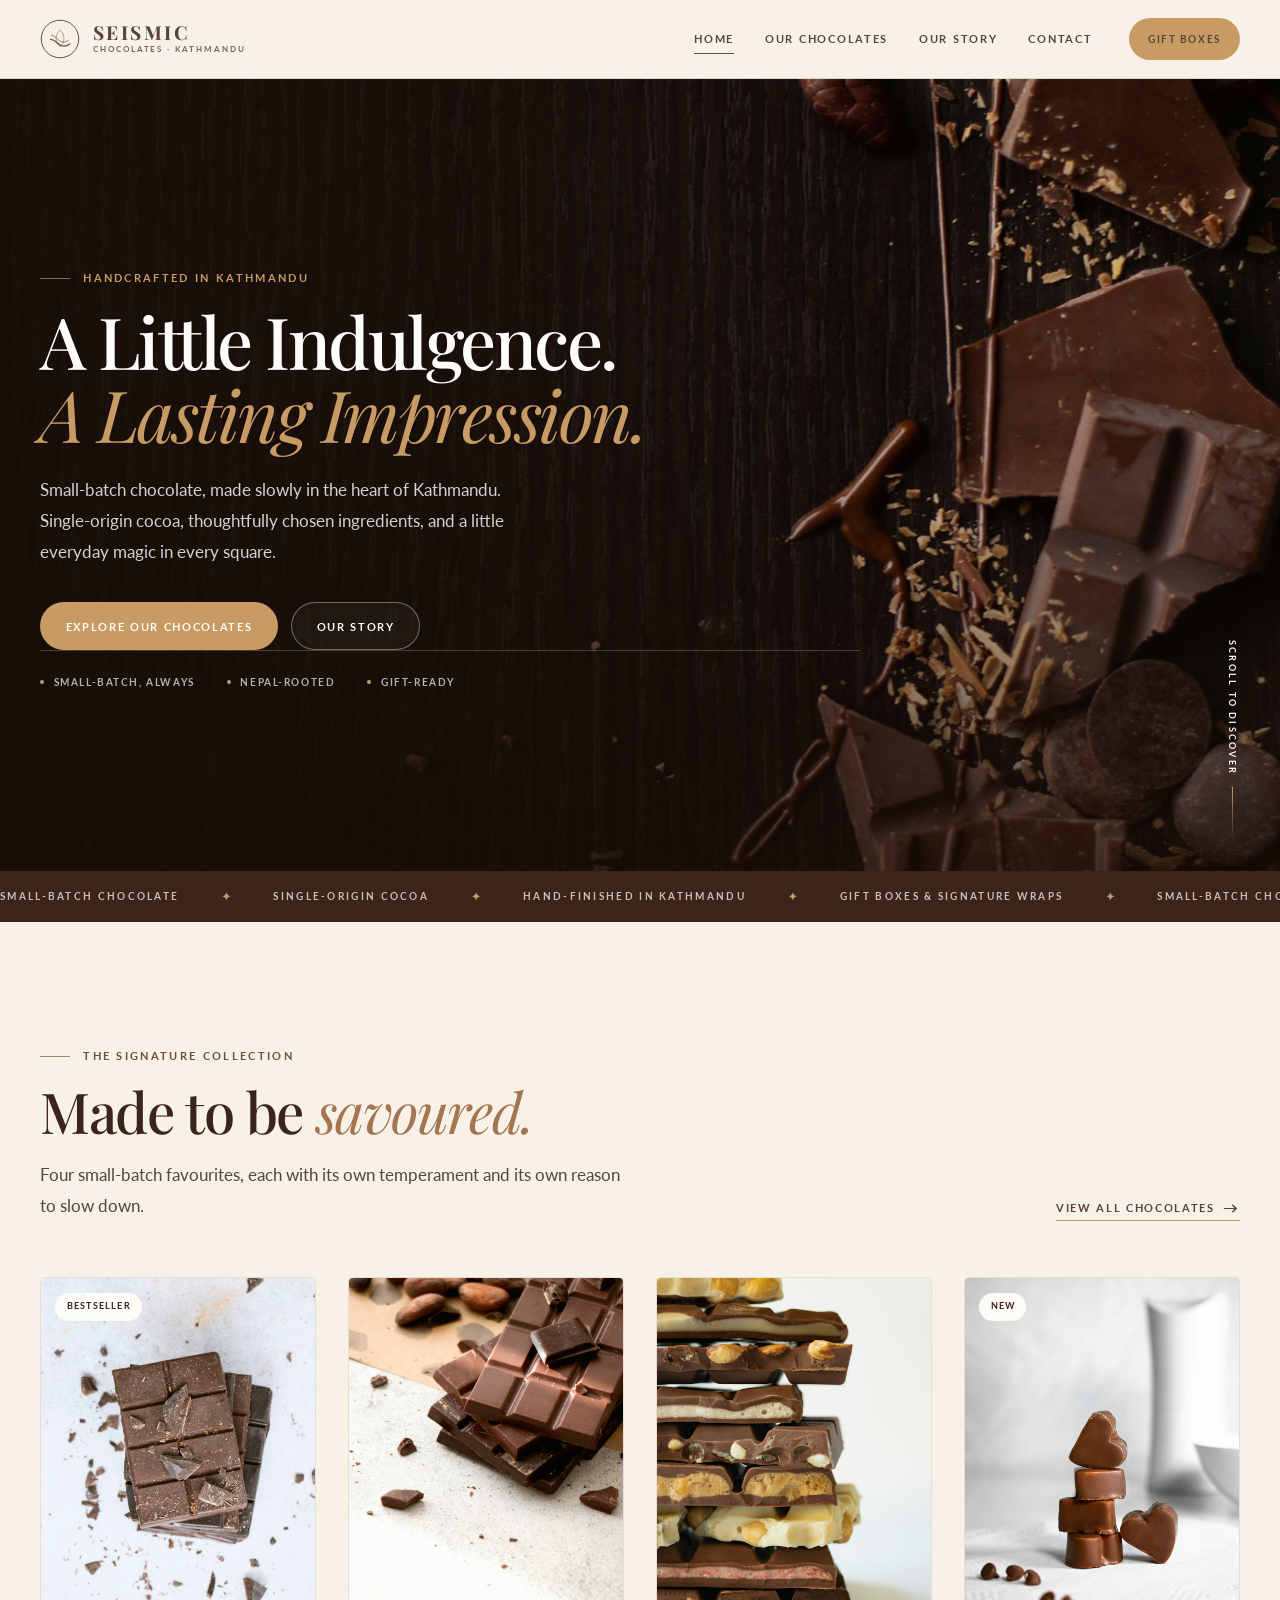
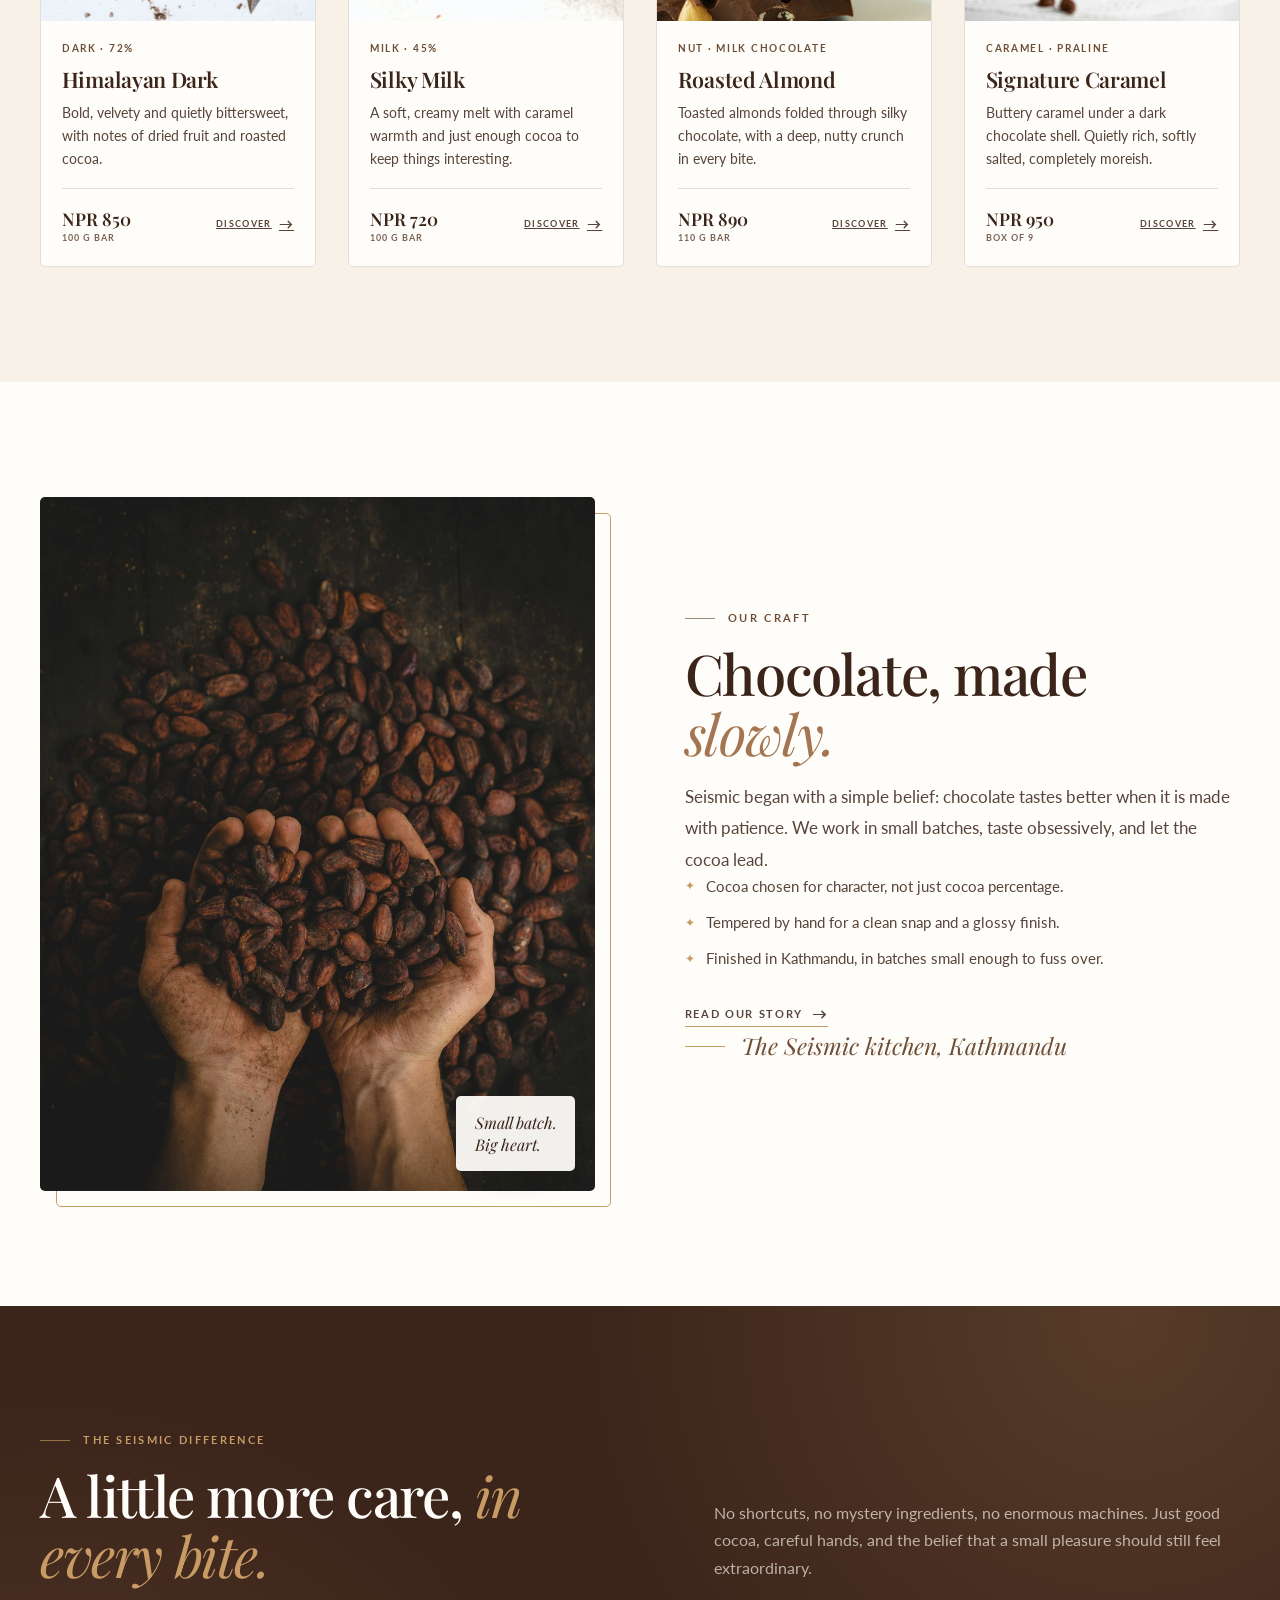
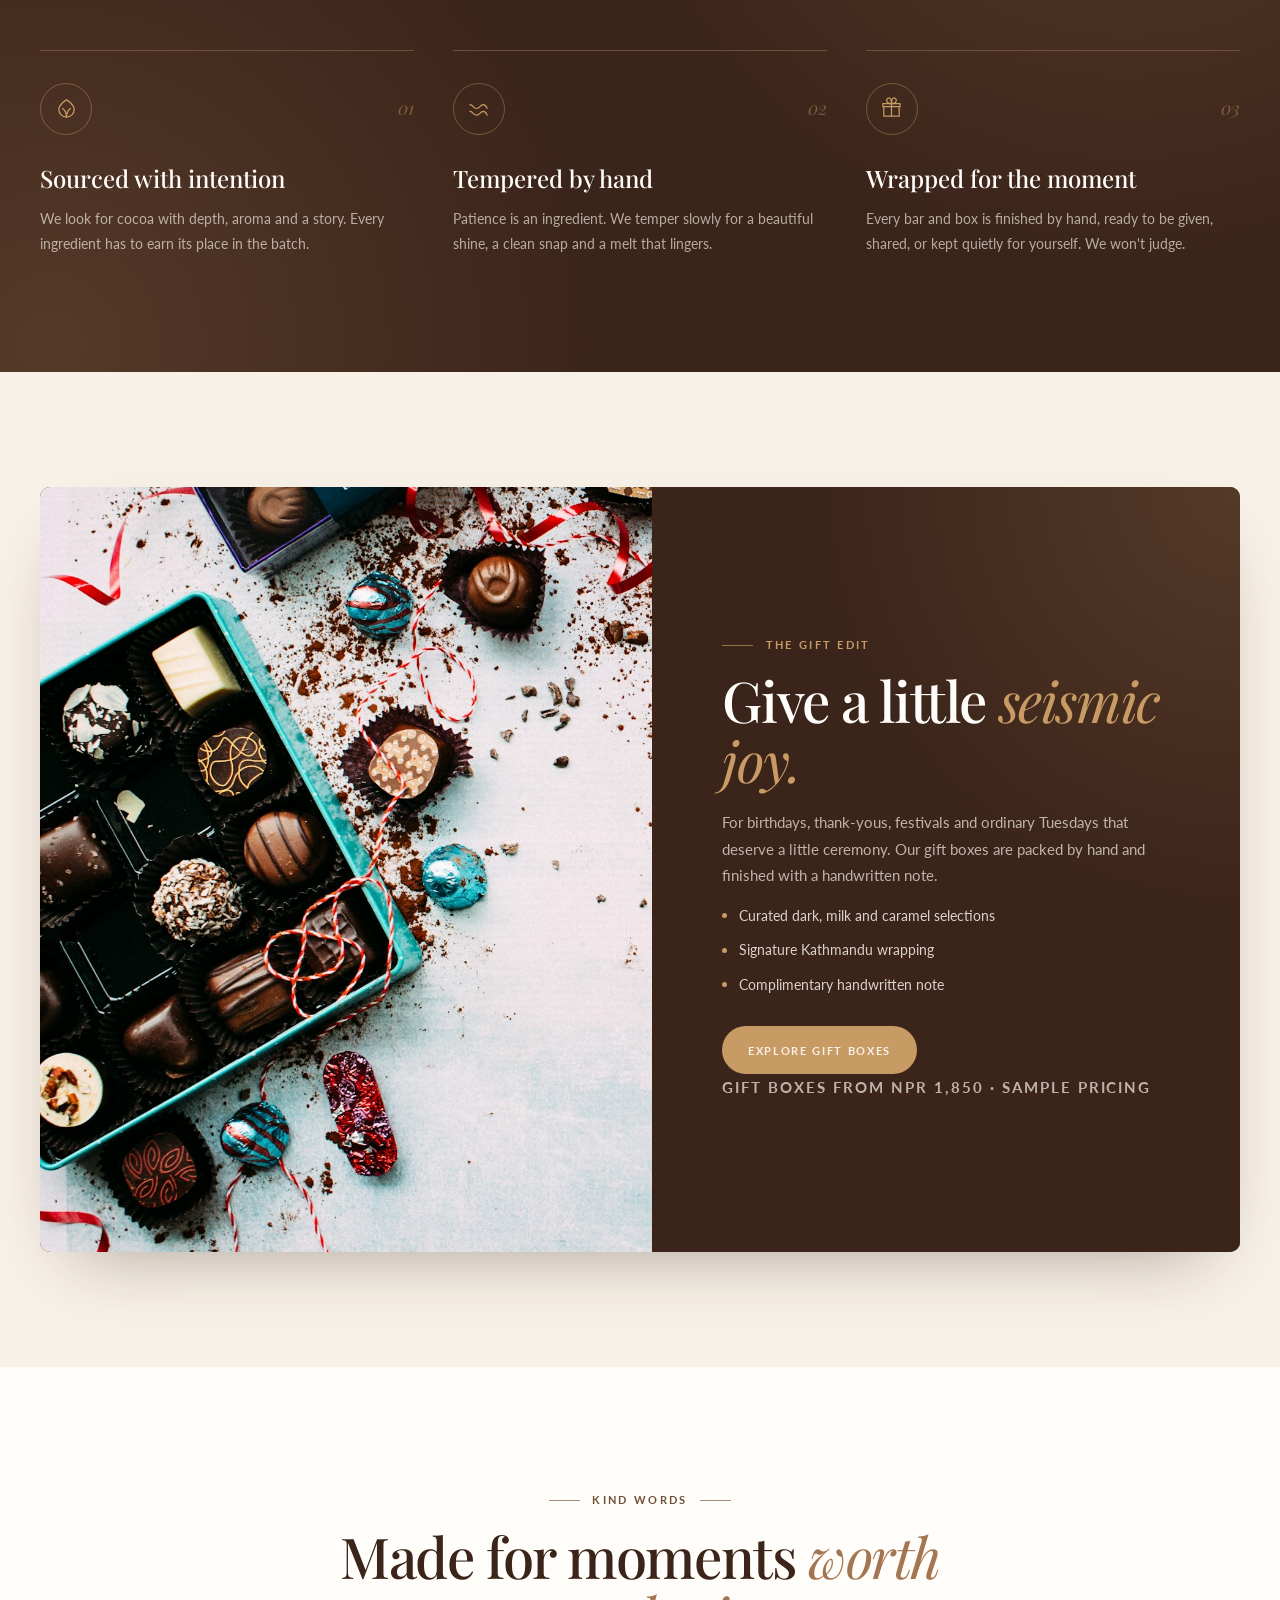
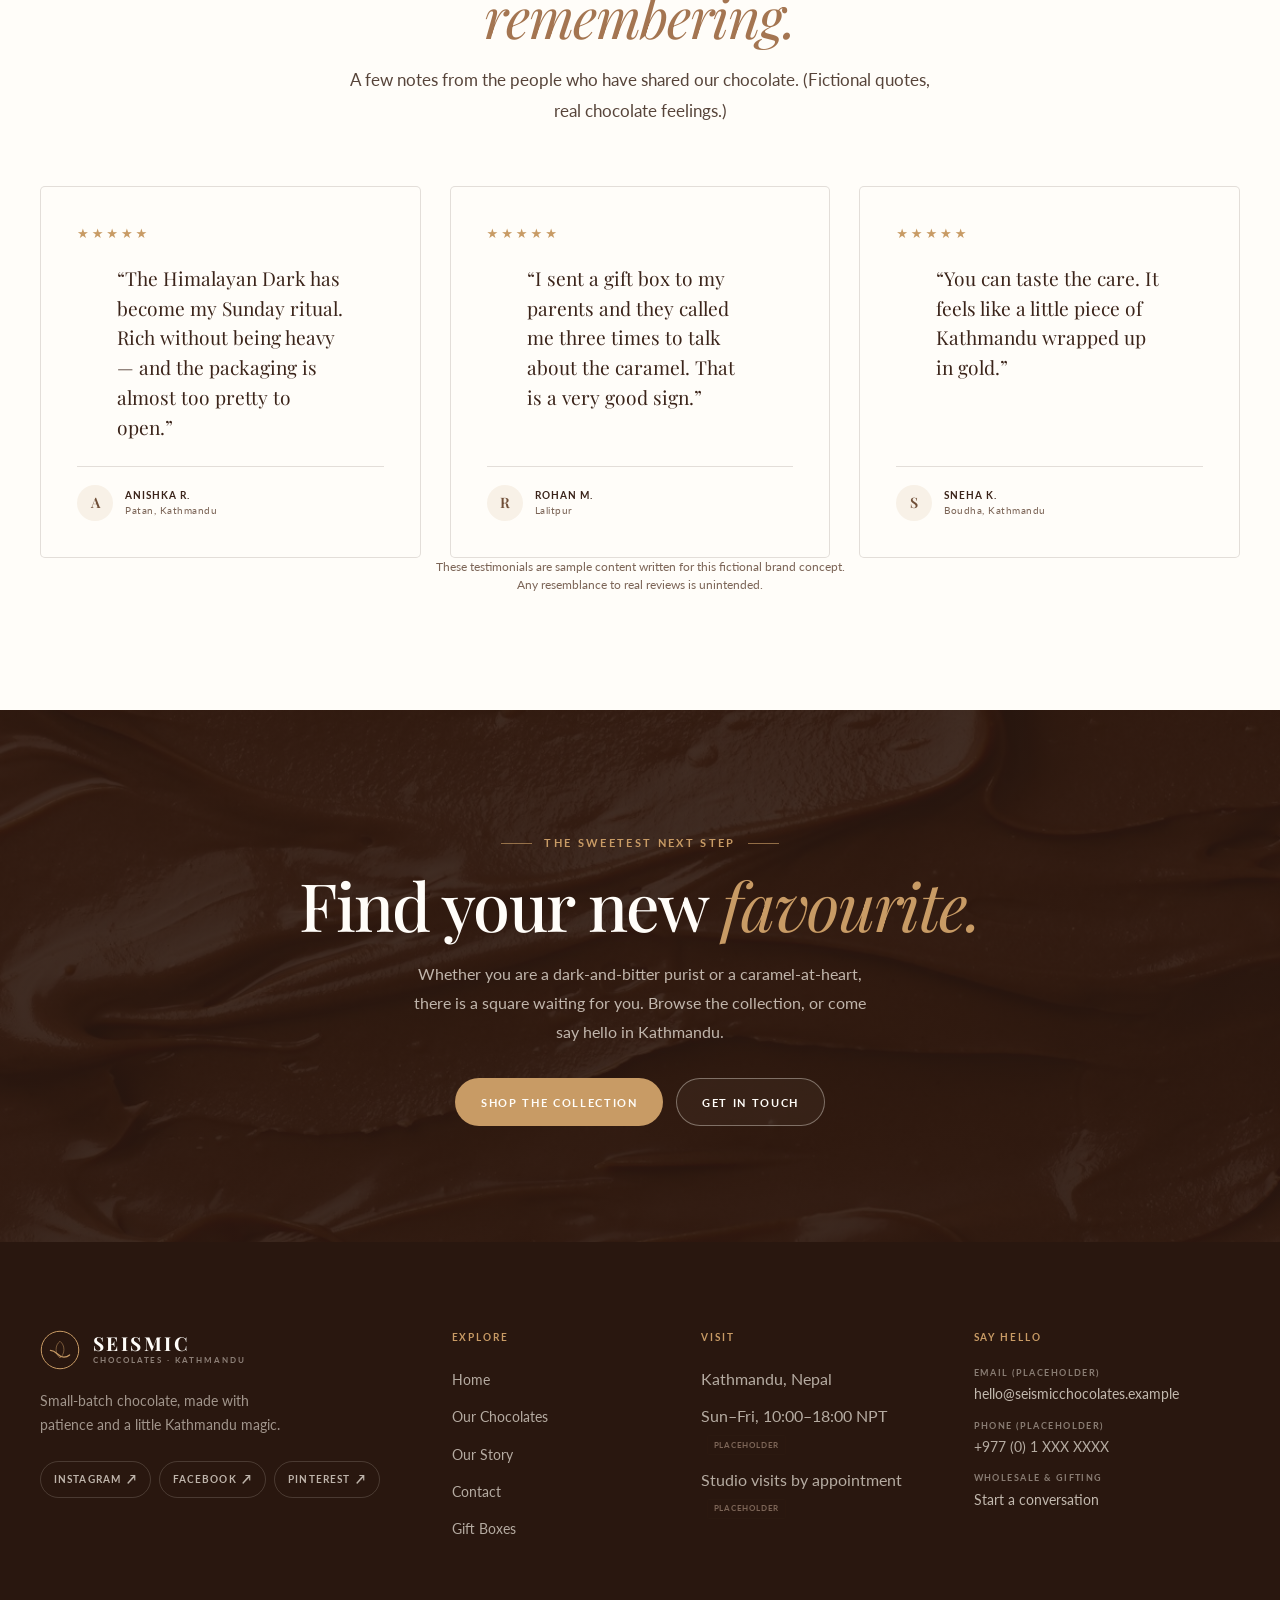
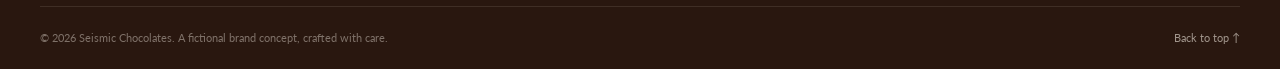
<file: index.html>
<!DOCTYPE html>
<html lang="en">
<head>
  <meta charset="utf-8">
  <meta name="viewport" content="width=device-width, initial-scale=1">
  <title>Seismic Chocolates | Handcrafted Premium Chocolate in Kathmandu</title>
  <meta name="description" content="Seismic Chocolates is a fictional premium chocolate house in Kathmandu, Nepal. Discover small-batch dark, milk, nut and caramel chocolates, made slowly and wrapped with care.">
  <meta name="theme-color" content="#3B241A">
  <meta property="og:title" content="Seismic Chocolates | A Little Indulgence. A Lasting Impression.">
  <meta property="og:description" content="Small-batch premium chocolate, handcrafted in Kathmandu, Nepal.">
  <meta property="og:type" content="website">
  <link rel="icon" href="assets/favicon.svg" type="image/svg+xml">
  <link rel="preconnect" href="https://fonts.googleapis.com">
  <link rel="preconnect" href="https://fonts.gstatic.com" crossorigin>
  <link href="https://fonts.googleapis.com/css2?family=Lato:wght@300;400;700&amp;family=Playfair+Display:ital,wght@0,400;0,500;0,600;0,700;1,400;1,500&amp;display=swap" rel="stylesheet">
  <link rel="stylesheet" href="css/style.css">
  <script>document.documentElement.classList.add('sc-js');</script>
</head>
<body>
  <a class="sc-skip-link" href="#main">Skip to content</a>

  <div class="sc-site">
    <header class="sc-header" id="sc-header">
      <div class="sc-container sc-header__inner">
        <a class="sc-brand" href="index.html" aria-label="Seismic Chocolates — home">
          <svg class="sc-brand__mark" viewBox="0 0 48 48" fill="none" aria-hidden="true" focusable="false">
            <circle cx="24" cy="24" r="22.5" stroke="currentColor" stroke-width="1.2"/>
            <path d="M24 13.5c3.1 2.5 4.7 5.8 4.7 9.9S27.1 31 24 33.5c-3.1-2.5-4.7-5.8-4.7-10.1s1.6-7.4 4.7-9.9Z" stroke="currentColor" stroke-width="1.1" opacity=".55"/>
            <path d="M12.5 24.4c3.4 0 5.7 1.7 8.1 4.1 2.4 2.4 4.7 4.1 8.1 4.1 2.6 0 4.9-.9 6.8-2.6" stroke="currentColor" stroke-width="1.5" stroke-linecap="round"/>
            <path d="M13.8 19.2c2.8.9 4.8 2.5 6.6 4.3 2.2 2.2 4.3 3.8 7.2 4.1 2.4.2 4.5-.5 6.6-2" stroke="currentColor" stroke-width="1.1" stroke-linecap="round" opacity=".7"/>
          </svg>
          <span class="sc-brand__text">
            <span class="sc-brand__name">Seismic</span>
            <span class="sc-brand__sub">Chocolates · Kathmandu</span>
          </span>
        </a>

        <nav class="sc-nav" id="sc-primary-nav" aria-label="Primary navigation">
          <ul class="sc-nav__list">
            <li><a class="sc-nav__link" href="index.html" aria-current="page">Home</a></li>
            <li><a class="sc-nav__link" href="chocolates.html">Our Chocolates</a></li>
            <li><a class="sc-nav__link" href="story.html">Our Story</a></li>
            <li><a class="sc-nav__link" href="contact.html">Contact</a></li>
            <li class="sc-nav__cta"><a class="sc-btn sc-btn--primary" href="chocolates.html?category=gifts#collection">Gift Boxes</a></li>
          </ul>
        </nav>

        <button class="sc-menu-toggle" type="button" aria-expanded="false" aria-controls="sc-primary-nav" aria-label="Open menu">
          <span class="sc-menu-toggle__bar"></span>
          <span class="sc-menu-toggle__bar"></span>
          <span class="sc-menu-toggle__bar"></span>
        </button>
      </div>
    </header>

    <main id="main">
      <!-- Hero -->
      <section class="sc-hero" aria-labelledby="hero-title">
        <img class="sc-hero__image" src="assets/images/hero-chocolate.jpg" alt="Dark chocolate bars, a cocoa pod and scattered cocoa nibs arranged on a dark tabletop" width="1400" height="2489" fetchpriority="high">
        <div class="sc-hero__overlay" aria-hidden="true"></div>
        <div class="sc-container sc-hero__inner">
          <div class="sc-hero__content">
            <span class="sc-eyebrow sc-eyebrow--light">Handcrafted in Kathmandu</span>
            <h1 class="sc-hero__title" id="hero-title">A Little Indulgence. <em>A Lasting Impression.</em></h1>
            <p class="sc-hero__lede">Small-batch chocolate, made slowly in the heart of Kathmandu. Single-origin cocoa, thoughtfully chosen ingredients, and a little everyday magic in every square.</p>
            <div class="sc-hero__actions">
              <a class="sc-btn sc-btn--primary" href="chocolates.html">Explore Our Chocolates</a>
              <a class="sc-btn sc-btn--outline-light" href="story.html">Our Story</a>
            </div>
            <ul class="sc-hero__meta">
              <li>Small-batch, always</li>
              <li>Nepal-rooted</li>
              <li>Gift-ready</li>
            </ul>
          </div>
        </div>
        <a class="sc-hero__scroll" href="#featured">Scroll to discover</a>
      </section>

      <!-- Ticker -->
      <div class="sc-ticker" aria-label="Seismic Chocolates at a glance">
        <div class="sc-ticker__track">
          <div class="sc-ticker__group">
            <span class="sc-ticker__item">Small-batch chocolate</span>
            <span class="sc-ticker__item">Single-origin cocoa</span>
            <span class="sc-ticker__item">Hand-finished in Kathmandu</span>
            <span class="sc-ticker__item">Gift boxes &amp; signature wraps</span>
          </div>
          <div class="sc-ticker__group" aria-hidden="true">
            <span class="sc-ticker__item">Small-batch chocolate</span>
            <span class="sc-ticker__item">Single-origin cocoa</span>
            <span class="sc-ticker__item">Hand-finished in Kathmandu</span>
            <span class="sc-ticker__item">Gift boxes &amp; signature wraps</span>
          </div>
        </div>
      </div>

      <!-- Featured chocolate -->
      <section class="sc-section sc-section--cream" id="featured" aria-labelledby="featured-title">
        <div class="sc-container">
          <div class="sc-section-head sc-reveal">
            <div class="sc-section-head__text">
              <span class="sc-eyebrow">The signature collection</span>
              <h2 class="sc-h2" id="featured-title">Made to be <em>savoured.</em></h2>
              <p class="sc-lede">Four small-batch favourites, each with its own temperament and its own reason to slow down.</p>
            </div>
            <a class="sc-text-link" href="chocolates.html">View all chocolates</a>
          </div>

          <div class="sc-product-grid sc-product-grid--featured">
            <article class="sc-product-card sc-reveal">
              <div class="sc-product-card__media">
                <span class="sc-product-card__badge">Bestseller</span>
                <img src="assets/images/dark-bar.jpg" alt="A stack of dark chocolate bars with cocoa nibs scattered around them" width="1000" height="1500" loading="lazy">
              </div>
              <div class="sc-product-card__body">
                <p class="sc-product-card__cat">Dark · 72%</p>
                <h3 class="sc-product-card__title">Himalayan Dark</h3>
                <p class="sc-product-card__desc">Bold, velvety and quietly bittersweet, with notes of dried fruit and roasted cocoa.</p>
                <div class="sc-product-card__foot">
                  <p class="sc-product-card__price">NPR 850<small>100 g bar</small></p>
                  <a class="sc-product-card__link" href="chocolates.html?category=dark#collection" aria-label="Discover Himalayan Dark chocolate">Discover <span aria-hidden="true">→</span></a>
                </div>
              </div>
            </article>

            <article class="sc-product-card sc-reveal sc-reveal--delay-1">
              <div class="sc-product-card__media">
                <img src="assets/images/milk-bar.jpg" alt="Milk chocolate bars stacked beside whole cocoa beans" width="1000" height="1500" loading="lazy">
              </div>
              <div class="sc-product-card__body">
                <p class="sc-product-card__cat">Milk · 45%</p>
                <h3 class="sc-product-card__title">Silky Milk</h3>
                <p class="sc-product-card__desc">A soft, creamy melt with caramel warmth and just enough cocoa to keep things interesting.</p>
                <div class="sc-product-card__foot">
                  <p class="sc-product-card__price">NPR 720<small>100 g bar</small></p>
                  <a class="sc-product-card__link" href="chocolates.html?category=milk#collection" aria-label="Discover Silky Milk chocolate">Discover <span aria-hidden="true">→</span></a>
                </div>
              </div>
            </article>

            <article class="sc-product-card sc-reveal sc-reveal--delay-2">
              <div class="sc-product-card__media">
                <img src="assets/images/almond-bar.jpg" alt="A stack of chocolate bars layered with whole roasted almonds and caramel" width="1000" height="1500" loading="lazy">
              </div>
              <div class="sc-product-card__body">
                <p class="sc-product-card__cat">Nut · Milk chocolate</p>
                <h3 class="sc-product-card__title">Roasted Almond</h3>
                <p class="sc-product-card__desc">Toasted almonds folded through silky chocolate, with a deep, nutty crunch in every bite.</p>
                <div class="sc-product-card__foot">
                  <p class="sc-product-card__price">NPR 890<small>110 g bar</small></p>
                  <a class="sc-product-card__link" href="chocolates.html?category=nut#collection" aria-label="Discover Roasted Almond chocolate">Discover <span aria-hidden="true">→</span></a>
                </div>
              </div>
            </article>

            <article class="sc-product-card sc-reveal sc-reveal--delay-3">
              <div class="sc-product-card__media">
                <span class="sc-product-card__badge">New</span>
                <img src="assets/images/caramel-hearts.jpg" alt="Heart-shaped caramel chocolates stacked on a pale linen surface" width="1000" height="1504" loading="lazy">
              </div>
              <div class="sc-product-card__body">
                <p class="sc-product-card__cat">Caramel · Praline</p>
                <h3 class="sc-product-card__title">Signature Caramel</h3>
                <p class="sc-product-card__desc">Buttery caramel under a dark chocolate shell. Quietly rich, softly salted, completely moreish.</p>
                <div class="sc-product-card__foot">
                  <p class="sc-product-card__price">NPR 950<small>Box of 9</small></p>
                  <a class="sc-product-card__link" href="chocolates.html?category=caramel#collection" aria-label="Discover Signature Caramel chocolates">Discover <span aria-hidden="true">→</span></a>
                </div>
              </div>
            </article>
          </div>
        </div>
      </section>

      <!-- Brand introduction -->
      <section class="sc-section sc-section--ivory" aria-labelledby="craft-title">
        <div class="sc-container">
          <div class="sc-split">
            <div class="sc-split__media sc-reveal">
              <div class="sc-media-frame">
                <div class="sc-media sc-media--portrait">
                  <img src="assets/images/cocoa-hands.jpg" alt="Two hands cupping a generous harvest of dried cocoa beans" width="1100" height="1374" loading="lazy">
                </div>
                <span class="sc-media-badge">Small batch.<br>Big heart.</span>
              </div>
            </div>
            <div class="sc-split__content sc-reveal sc-reveal--delay-1">
              <span class="sc-eyebrow">Our craft</span>
              <h2 class="sc-h2" id="craft-title">Chocolate, made <em>slowly.</em></h2>
              <p class="sc-lede">Seismic began with a simple belief: chocolate tastes better when it is made with patience. We work in small batches, taste obsessively, and let the cocoa lead.</p>
              <ul class="sc-checklist">
                <li>Cocoa chosen for character, not just cocoa percentage.</li>
                <li>Tempered by hand for a clean snap and a glossy finish.</li>
                <li>Finished in Kathmandu, in batches small enough to fuss over.</li>
              </ul>
              <a class="sc-text-link" href="story.html">Read our story</a>
              <p class="sc-signature">The Seismic kitchen, Kathmandu</p>
            </div>
          </div>
        </div>
      </section>

      <!-- What makes us different -->
      <section class="sc-section sc-section--dark sc-values" aria-labelledby="values-title">
        <div class="sc-container">
          <div class="sc-values__header sc-reveal">
            <div>
              <span class="sc-eyebrow sc-eyebrow--light">The Seismic difference</span>
              <h2 class="sc-h2" id="values-title">A little more care, <em>in every bite.</em></h2>
            </div>
            <p>No shortcuts, no mystery ingredients, no enormous machines. Just good cocoa, careful hands, and the belief that a small pleasure should still feel extraordinary.</p>
          </div>

          <div class="sc-value-grid">
            <article class="sc-value sc-reveal">
              <div class="sc-value__top">
                <span class="sc-value__icon" aria-hidden="true">
                  <svg viewBox="0 0 24 24" fill="none" stroke="currentColor" stroke-width="1.3" stroke-linecap="round" stroke-linejoin="round">
                    <path d="M12 21c4.4 0 8-3.6 8-8 0-5.5-8-10-8-10S4 7.5 4 13c0 4.4 3.6 8 8 8Z"/>
                    <path d="M12 21c0-4 1.5-7 4-9M12 21c0-4-1.5-7-4-9"/>
                  </svg>
                </span>
                <span class="sc-value__num">01</span>
              </div>
              <h3 class="sc-value__title">Sourced with intention</h3>
              <p>We look for cocoa with depth, aroma and a story. Every ingredient has to earn its place in the batch.</p>
            </article>

            <article class="sc-value sc-reveal sc-reveal--delay-1">
              <div class="sc-value__top">
                <span class="sc-value__icon" aria-hidden="true">
                  <svg viewBox="0 0 24 24" fill="none" stroke="currentColor" stroke-width="1.3" stroke-linecap="round" stroke-linejoin="round">
                    <path d="M3 8c3.5 0 3.5 4 7 4s3.5-4 7-4 3.5 4 4 4M3 15c3.5 0 3.5 4 7 4s3.5-4 7-4 3.5 4 4 4"/>
                  </svg>
                </span>
                <span class="sc-value__num">02</span>
              </div>
              <h3 class="sc-value__title">Tempered by hand</h3>
              <p>Patience is an ingredient. We temper slowly for a beautiful shine, a clean snap and a melt that lingers.</p>
            </article>

            <article class="sc-value sc-reveal sc-reveal--delay-2">
              <div class="sc-value__top">
                <span class="sc-value__icon" aria-hidden="true">
                  <svg viewBox="0 0 24 24" fill="none" stroke="currentColor" stroke-width="1.3" stroke-linecap="round" stroke-linejoin="round">
                    <path d="M4 10h16v10H4zM3 10h18V7H3zM12 7v13"/>
                    <path d="M12 7c-3.5 0-5-1.5-5-3.5C7 2 8 1 9.5 1 11.8 1 12 7 12 7Zm0 0c3.5 0 5-1.5 5-3.5C17 2 16 1 14.5 1 12.2 1 12 7 12 7Z"/>
                  </svg>
                </span>
                <span class="sc-value__num">03</span>
              </div>
              <h3 class="sc-value__title">Wrapped for the moment</h3>
              <p>Every bar and box is finished by hand, ready to be given, shared, or kept quietly for yourself. We won't judge.</p>
            </article>
          </div>
        </div>
      </section>

      <!-- Gift boxes -->
      <section class="sc-section sc-section--cream" aria-labelledby="gift-title">
        <div class="sc-container">
          <div class="sc-gift__panel sc-reveal">
            <div class="sc-gift__media">
              <img src="assets/images/gift-box.jpg" alt="An open gift box filled with hand-finished chocolate bonbons and wrapped sweets" width="1000" height="1250" loading="lazy">
            </div>
            <div class="sc-gift__content">
              <span class="sc-eyebrow sc-eyebrow--light">The gift edit</span>
              <h2 class="sc-h2" id="gift-title">Give a little <em>seismic joy.</em></h2>
              <p>For birthdays, thank-yous, festivals and ordinary Tuesdays that deserve a little ceremony. Our gift boxes are packed by hand and finished with a handwritten note.</p>
              <ul class="sc-gift__list">
                <li>Curated dark, milk and caramel selections</li>
                <li>Signature Kathmandu wrapping</li>
                <li>Complimentary handwritten note</li>
              </ul>
              <a class="sc-btn sc-btn--primary" href="chocolates.html?category=gifts#collection">Explore Gift Boxes</a>
              <p class="sc-gift__price">Gift boxes from NPR 1,850 · Sample pricing</p>
            </div>
          </div>
        </div>
      </section>

      <!-- Testimonials -->
      <section class="sc-section sc-section--ivory" aria-labelledby="testimonials-title">
        <div class="sc-container">
          <div class="sc-section-head sc-section-head--center sc-reveal">
            <span class="sc-eyebrow sc-eyebrow--center">Kind words</span>
            <h2 class="sc-h2" id="testimonials-title">Made for moments <em>worth remembering.</em></h2>
            <p class="sc-lede">A few notes from the people who have shared our chocolate. (Fictional quotes, real chocolate feelings.)</p>
          </div>

          <div class="sc-quote-grid">
            <article class="sc-quote sc-reveal">
              <div class="sc-quote__stars" aria-label="5 out of 5 stars">★★★★★</div>
              <blockquote>“The Himalayan Dark has become my Sunday ritual. Rich without being heavy — and the packaging is almost too pretty to open.”</blockquote>
              <div class="sc-quote__author">
                <span class="sc-quote__avatar" aria-hidden="true">A</span>
                <p class="sc-quote__meta">Anishka R. <span>Patan, Kathmandu</span></p>
              </div>
            </article>

            <article class="sc-quote sc-reveal sc-reveal--delay-1">
              <div class="sc-quote__stars" aria-label="5 out of 5 stars">★★★★★</div>
              <blockquote>“I sent a gift box to my parents and they called me three times to talk about the caramel. That is a very good sign.”</blockquote>
              <div class="sc-quote__author">
                <span class="sc-quote__avatar" aria-hidden="true">R</span>
                <p class="sc-quote__meta">Rohan M. <span>Lalitpur</span></p>
              </div>
            </article>

            <article class="sc-quote sc-reveal sc-reveal--delay-2">
              <div class="sc-quote__stars" aria-label="5 out of 5 stars">★★★★★</div>
              <blockquote>“You can taste the care. It feels like a little piece of Kathmandu wrapped up in gold.”</blockquote>
              <div class="sc-quote__author">
                <span class="sc-quote__avatar" aria-hidden="true">S</span>
                <p class="sc-quote__meta">Sneha K. <span>Boudha, Kathmandu</span></p>
              </div>
            </article>
          </div>
          <p class="sc-disclaimer">These testimonials are sample content written for this fictional brand concept. Any resemblance to real reviews is unintended.</p>
        </div>
      </section>

      <!-- Final CTA -->
      <section class="sc-cta" aria-labelledby="cta-title">
        <div class="sc-container sc-cta__inner sc-reveal">
          <span class="sc-eyebrow sc-eyebrow--light sc-eyebrow--center">The sweetest next step</span>
          <h2 class="sc-h2" id="cta-title">Find your new <em>favourite.</em></h2>
          <p>Whether you are a dark-and-bitter purist or a caramel-at-heart, there is a square waiting for you. Browse the collection, or come say hello in Kathmandu.</p>
          <div class="sc-cta__actions">
            <a class="sc-btn sc-btn--primary" href="chocolates.html">Shop the Collection</a>
            <a class="sc-btn sc-btn--outline-light" href="contact.html">Get in Touch</a>
          </div>
        </div>
      </section>
    </main>

    <footer class="sc-footer">
      <div class="sc-container">
        <div class="sc-footer__grid">
          <div>
            <a class="sc-brand" href="index.html" aria-label="Seismic Chocolates — home">
              <svg class="sc-brand__mark" viewBox="0 0 48 48" fill="none" aria-hidden="true" focusable="false">
                <circle cx="24" cy="24" r="22.5" stroke="currentColor" stroke-width="1.2"/>
                <path d="M24 13.5c3.1 2.5 4.7 5.8 4.7 9.9S27.1 31 24 33.5c-3.1-2.5-4.7-5.8-4.7-10.1s1.6-7.4 4.7-9.9Z" stroke="currentColor" stroke-width="1.1" opacity=".55"/>
                <path d="M12.5 24.4c3.4 0 5.7 1.7 8.1 4.1 2.4 2.4 4.7 4.1 8.1 4.1 2.6 0 4.9-.9 6.8-2.6" stroke="currentColor" stroke-width="1.5" stroke-linecap="round"/>
              </svg>
              <span class="sc-brand__text">
                <span class="sc-brand__name">Seismic</span>
                <span class="sc-brand__sub">Chocolates · Kathmandu</span>
              </span>
            </a>
            <p class="sc-footer__blurb">Small-batch chocolate, made with patience and a little Kathmandu magic.</p>
            <ul class="sc-socials" aria-label="Social media (placeholder links)">
              <li><a href="https://www.instagram.com/" target="_blank" rel="noopener noreferrer" aria-label="Instagram — placeholder link, replace with the brand profile">Instagram</a></li>
              <li><a href="https://www.facebook.com/" target="_blank" rel="noopener noreferrer" aria-label="Facebook — placeholder link, replace with the brand page">Facebook</a></li>
              <li><a href="https://www.pinterest.com/" target="_blank" rel="noopener noreferrer" aria-label="Pinterest — placeholder link, replace with the brand profile">Pinterest</a></li>
            </ul>
          </div>

          <div>
            <h2 class="sc-footer__title">Explore</h2>
            <ul class="sc-footer__list">
              <li><a href="index.html">Home</a></li>
              <li><a href="chocolates.html">Our Chocolates</a></li>
              <li><a href="story.html">Our Story</a></li>
              <li><a href="contact.html">Contact</a></li>
              <li><a href="chocolates.html?category=gifts#collection">Gift Boxes</a></li>
            </ul>
          </div>

          <div>
            <h2 class="sc-footer__title">Visit</h2>
            <ul class="sc-footer__list">
              <li>Kathmandu, Nepal</li>
              <li>Sun–Fri, 10:00–18:00 NPT <span class="sc-placeholder-tag">Placeholder</span></li>
              <li>Studio visits by appointment <span class="sc-placeholder-tag">Placeholder</span></li>
            </ul>
          </div>

          <div>
            <h2 class="sc-footer__title">Say hello</h2>
            <dl class="sc-footer__contact">
              <div>
                <dt>Email (placeholder)</dt>
                <dd><a href="mailto:hello@seismicchocolates.example">hello@seismicchocolates.example</a></dd>
              </div>
              <div>
                <dt>Phone (placeholder)</dt>
                <dd>+977 (0) 1 XXX XXXX</dd>
              </div>
              <div>
                <dt>Wholesale &amp; gifting</dt>
                <dd><a href="contact.html">Start a conversation</a></dd>
              </div>
            </dl>
          </div>
        </div>

        <div class="sc-footer__bottom">
          <p>© <span class="sc-year">2026</span> Seismic Chocolates. A fictional brand concept, crafted with care.</p>
          <p><a href="#main">Back to top ↑</a></p>
        </div>
      </div>
    </footer>
  </div>

  <script src="js/script.js" defer></script>
</body>
</html>
</file>
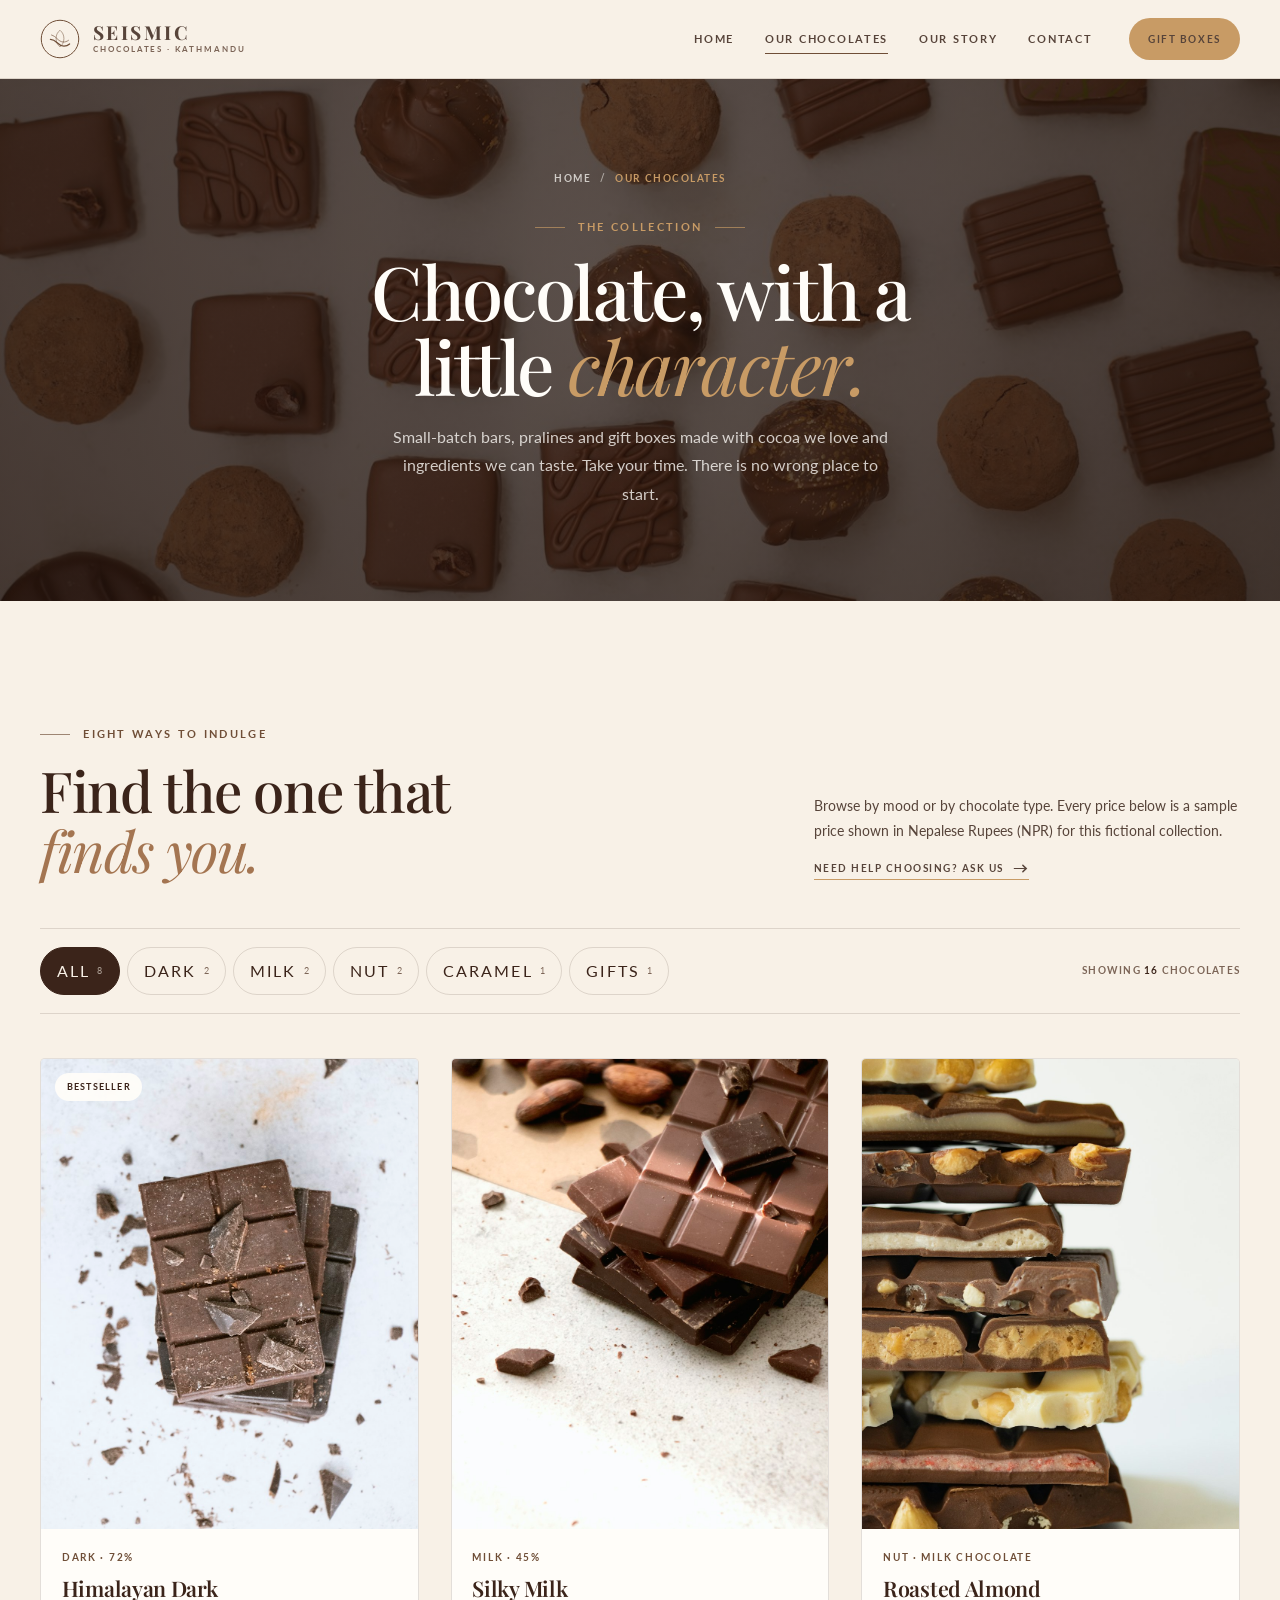
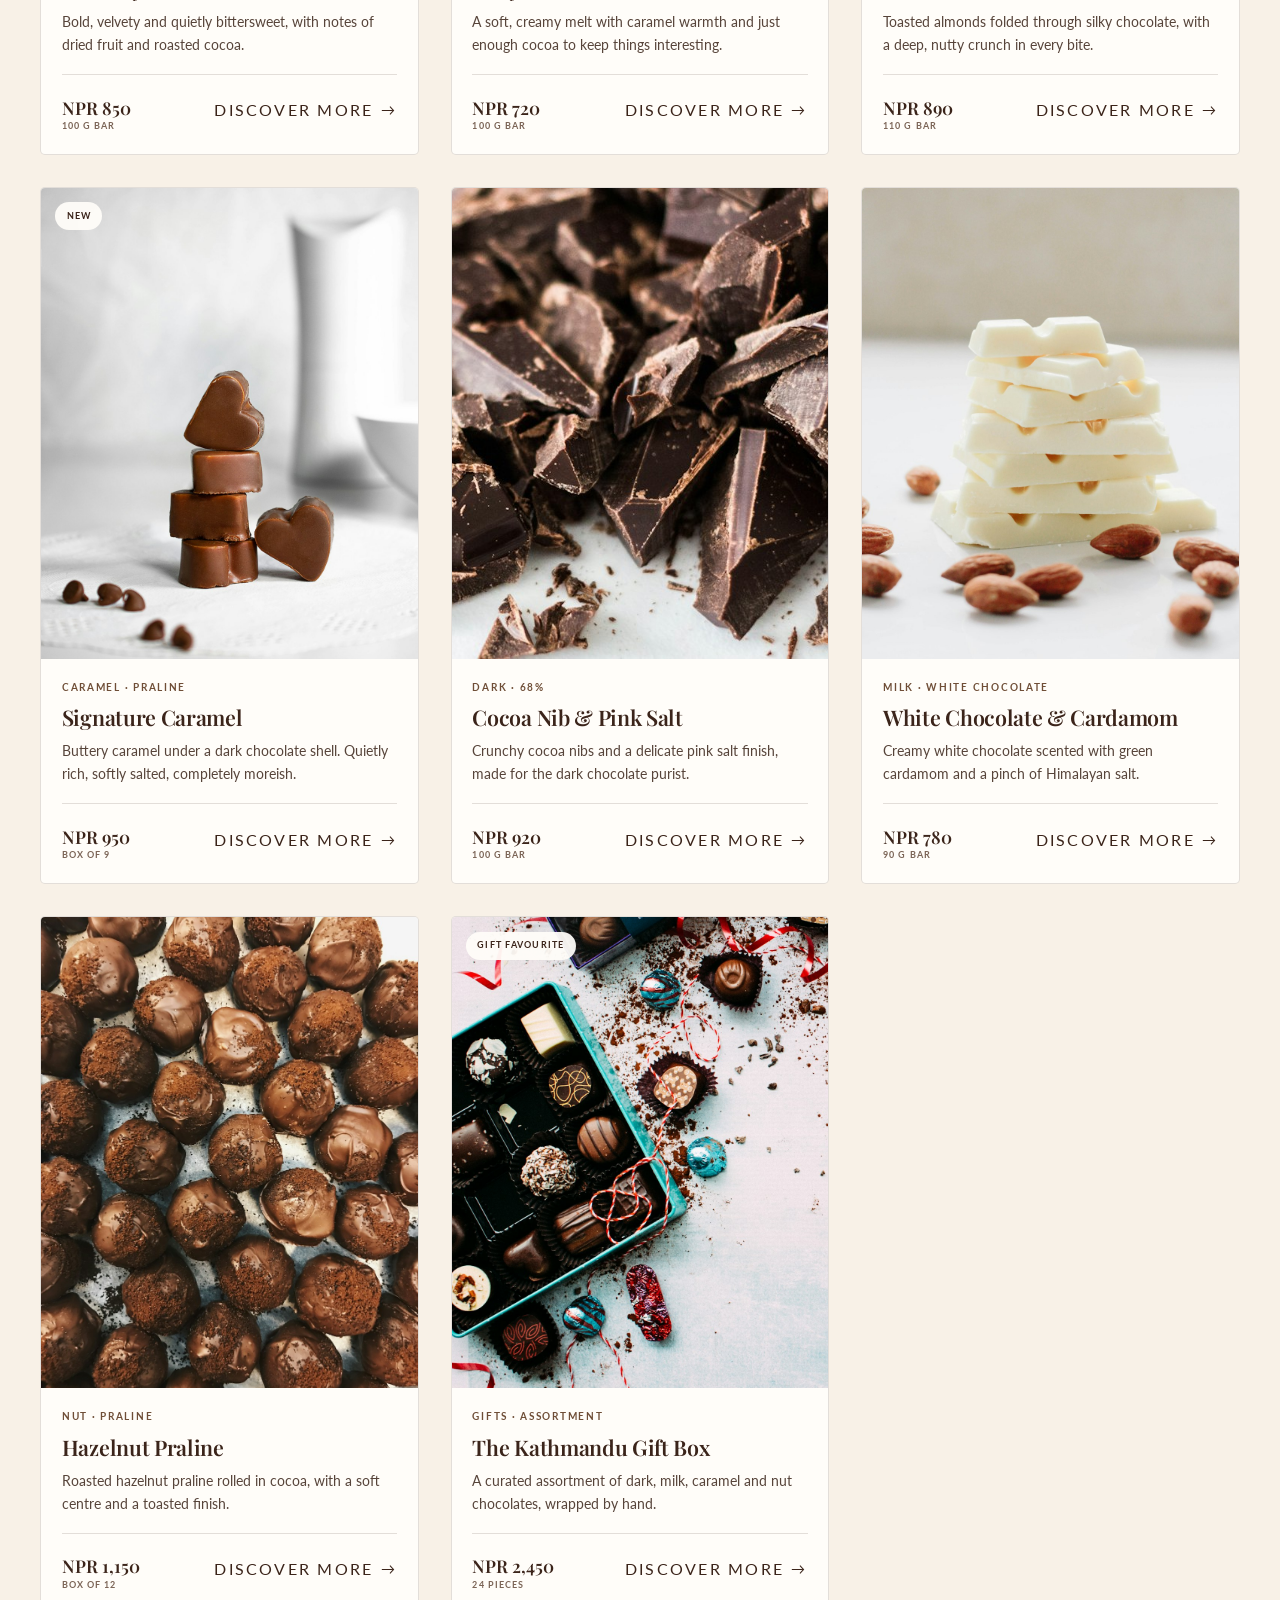
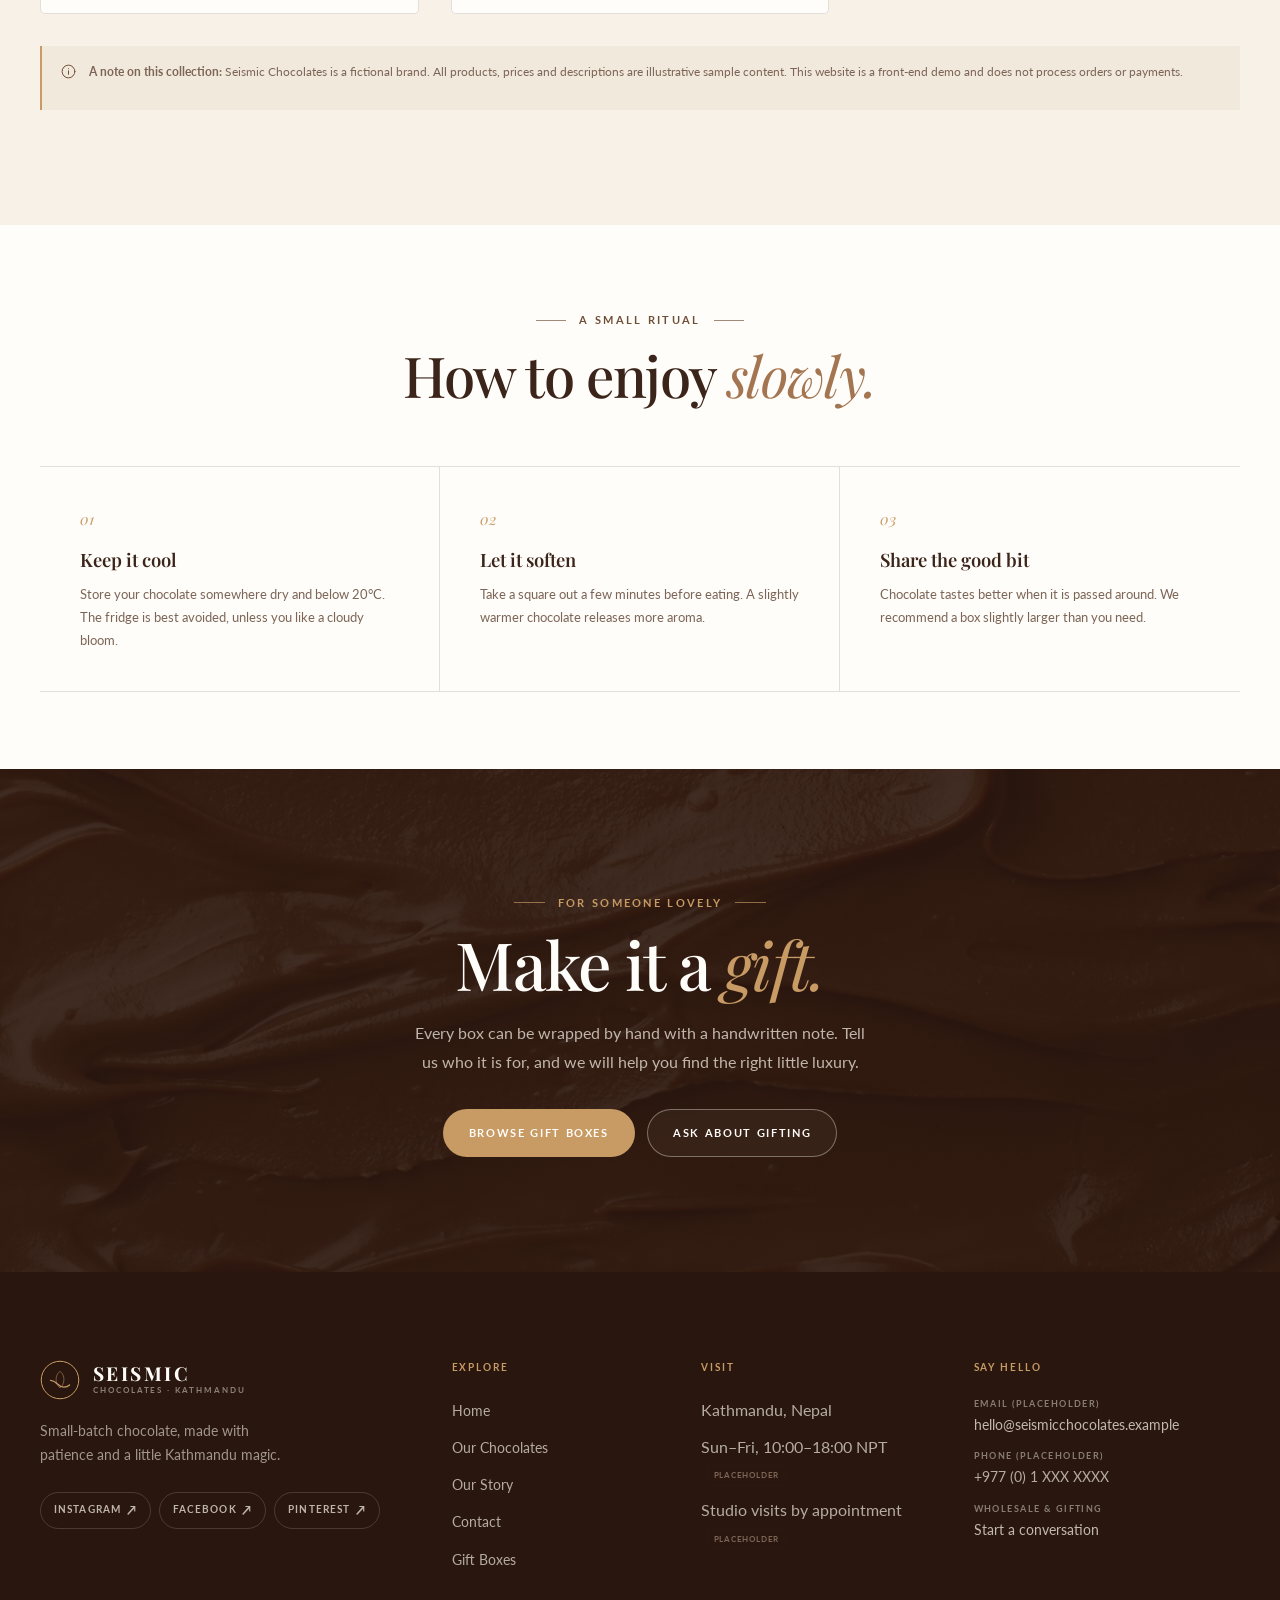
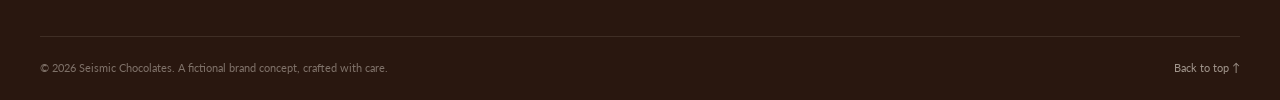
<file: chocolates.html>
<!DOCTYPE html>
<html lang="en">
<head>
  <meta charset="utf-8">
  <meta name="viewport" content="width=device-width, initial-scale=1">
  <title>Our Chocolates | Seismic Chocolates, Kathmandu</title>
  <meta name="description" content="Explore the Seismic Chocolates collection: Himalayan dark, silky milk, roasted almond, signature caramel, pralines and gift boxes, handcrafted in Kathmandu.">
  <meta name="theme-color" content="#3B241A">
  <meta property="og:title" content="Our Chocolates | Seismic Chocolates">
  <meta property="og:description" content="Eight small-batch chocolates, made slowly in Kathmandu, Nepal.">
  <meta property="og:type" content="website">
  <link rel="icon" href="assets/favicon.svg" type="image/svg+xml">
  <link rel="preconnect" href="https://fonts.googleapis.com">
  <link rel="preconnect" href="https://fonts.gstatic.com" crossorigin>
  <link href="https://fonts.googleapis.com/css2?family=Lato:wght@300;400;700&amp;family=Playfair+Display:ital,wght@0,400;0,500;0,600;0,700;1,400;1,500&amp;display=swap" rel="stylesheet">
  <link rel="stylesheet" href="css/style.css">
  <script>document.documentElement.classList.add('sc-js');</script>
</head>
<body>
  <a class="sc-skip-link" href="#main">Skip to content</a>

  <div class="sc-site">
    <header class="sc-header" id="sc-header">
      <div class="sc-container sc-header__inner">
        <a class="sc-brand" href="index.html" aria-label="Seismic Chocolates — home">
          <svg class="sc-brand__mark" viewBox="0 0 48 48" fill="none" aria-hidden="true" focusable="false">
            <circle cx="24" cy="24" r="22.5" stroke="currentColor" stroke-width="1.2"/>
            <path d="M24 13.5c3.1 2.5 4.7 5.8 4.7 9.9S27.1 31 24 33.5c-3.1-2.5-4.7-5.8-4.7-10.1s1.6-7.4 4.7-9.9Z" stroke="currentColor" stroke-width="1.1" opacity=".55"/>
            <path d="M12.5 24.4c3.4 0 5.7 1.7 8.1 4.1 2.4 2.4 4.7 4.1 8.1 4.1 2.6 0 4.9-.9 6.8-2.6" stroke="currentColor" stroke-width="1.5" stroke-linecap="round"/>
            <path d="M13.8 19.2c2.8.9 4.8 2.5 6.6 4.3 2.2 2.2 4.3 3.8 7.2 4.1 2.4.2 4.5-.5 6.6-2" stroke="currentColor" stroke-width="1.1" stroke-linecap="round" opacity=".7"/>
          </svg>
          <span class="sc-brand__text">
            <span class="sc-brand__name">Seismic</span>
            <span class="sc-brand__sub">Chocolates · Kathmandu</span>
          </span>
        </a>

        <nav class="sc-nav" id="sc-primary-nav" aria-label="Primary navigation">
          <ul class="sc-nav__list">
            <li><a class="sc-nav__link" href="index.html">Home</a></li>
            <li><a class="sc-nav__link" href="chocolates.html" aria-current="page">Our Chocolates</a></li>
            <li><a class="sc-nav__link" href="story.html">Our Story</a></li>
            <li><a class="sc-nav__link" href="contact.html">Contact</a></li>
            <li class="sc-nav__cta"><a class="sc-btn sc-btn--primary" href="chocolates.html?category=gifts#collection">Gift Boxes</a></li>
          </ul>
        </nav>

        <button class="sc-menu-toggle" type="button" aria-expanded="false" aria-controls="sc-primary-nav" aria-label="Open menu">
          <span class="sc-menu-toggle__bar"></span>
          <span class="sc-menu-toggle__bar"></span>
          <span class="sc-menu-toggle__bar"></span>
        </button>
      </div>
    </header>

    <main id="main">
      <!-- Collection banner -->
      <section class="sc-page-hero sc-page-hero--center" aria-labelledby="collection-title">
        <img class="sc-page-hero__image" src="assets/images/bonbons.jpg" alt="" width="1400" height="788" aria-hidden="true">
        <div class="sc-page-hero__overlay" aria-hidden="true"></div>
        <div class="sc-container sc-page-hero__content">
          <nav class="sc-breadcrumb" aria-label="Breadcrumb">
            <a href="index.html">Home</a>
            <span aria-hidden="true">/</span>
            <span aria-current="page">Our Chocolates</span>
          </nav>
          <span class="sc-eyebrow sc-eyebrow--light sc-eyebrow--center">The collection</span>
          <h1 class="sc-h1" id="collection-title">Chocolate, with a little <em>character.</em></h1>
          <p>Small-batch bars, pralines and gift boxes made with cocoa we love and ingredients we can taste. Take your time. There is no wrong place to start.</p>
        </div>
      </section>

      <!-- Products and filters -->
      <section class="sc-section sc-section--cream" id="collection" aria-labelledby="products-title">
        <div class="sc-container">
          <div class="sc-collection-intro sc-reveal">
            <div>
              <span class="sc-eyebrow">Eight ways to indulge</span>
              <h2 class="sc-h2" id="products-title">Find the one that <em>finds you.</em></h2>
            </div>
            <div class="sc-collection-intro__aside">
              <p>Browse by mood or by chocolate type. Every price below is a sample price shown in Nepalese Rupees (NPR) for this fictional collection.</p>
              <a class="sc-text-link" href="contact.html">Need help choosing? Ask us</a>
            </div>
          </div>

          <div class="sc-toolbar sc-reveal">
            <ul class="sc-filters" aria-label="Filter chocolates by category">
              <li><button class="sc-filter" type="button" data-filter="all" aria-pressed="true">All <span class="sc-filter__count">8</span></button></li>
              <li><button class="sc-filter" type="button" data-filter="dark" aria-pressed="false">Dark <span class="sc-filter__count">2</span></button></li>
              <li><button class="sc-filter" type="button" data-filter="milk" aria-pressed="false">Milk <span class="sc-filter__count">2</span></button></li>
              <li><button class="sc-filter" type="button" data-filter="nut" aria-pressed="false">Nut <span class="sc-filter__count">2</span></button></li>
              <li><button class="sc-filter" type="button" data-filter="caramel" aria-pressed="false">Caramel <span class="sc-filter__count">1</span></button></li>
              <li><button class="sc-filter" type="button" data-filter="gifts" aria-pressed="false">Gifts <span class="sc-filter__count">1</span></button></li>
            </ul>
            <p class="sc-collection-status" role="status" aria-live="polite">Showing <span data-collection-count>8</span> chocolates</p>
          </div>

          <div class="sc-product-grid" id="sc-product-grid">
            <!-- Himalayan Dark -->
            <article class="sc-product-card sc-reveal" data-category="dark">
              <div class="sc-product-card__media">
                <span class="sc-product-card__badge">Bestseller</span>
                <img src="assets/images/dark-bar.jpg" alt="A stack of dark chocolate bars with cocoa nibs scattered around them" width="1000" height="1500" loading="lazy">
              </div>
              <div class="sc-product-card__body">
                <p class="sc-product-card__cat">Dark · 72%</p>
                <h3 class="sc-product-card__title">Himalayan Dark</h3>
                <p class="sc-product-card__desc">Bold, velvety and quietly bittersweet, with notes of dried fruit and roasted cocoa.</p>
                <div class="sc-product-card__foot">
                  <p class="sc-product-card__price">NPR 850<small>100 g bar</small></p>
                  <button class="sc-product-card__link" type="button" data-product-open
                    data-name="Himalayan Dark"
                    data-category="Dark · 72%"
                    data-price="NPR 850"
                    data-weight="100 g bar"
                    data-notes="Dried cherry, roasted cocoa, a clean bittersweet finish"
                    data-description="Our signature dark bar is slow-conched for a smooth, velvety texture that still lets the cocoa speak. Deep and bittersweet, with just enough fruitiness to keep every square interesting."
                    data-image="assets/images/dark-bar.jpg"
                    data-alt="A stack of dark chocolate bars with cocoa nibs scattered around them">
                    Discover more <span aria-hidden="true">→</span>
                  </button>
                </div>
              </div>
            </article>

            <!-- Silky Milk -->
            <article class="sc-product-card sc-reveal sc-reveal--delay-1" data-category="milk">
              <div class="sc-product-card__media">
                <img src="assets/images/milk-bar.jpg" alt="Milk chocolate bars stacked beside whole cocoa beans" width="1000" height="1500" loading="lazy">
              </div>
              <div class="sc-product-card__body">
                <p class="sc-product-card__cat">Milk · 45%</p>
                <h3 class="sc-product-card__title">Silky Milk</h3>
                <p class="sc-product-card__desc">A soft, creamy melt with caramel warmth and just enough cocoa to keep things interesting.</p>
                <div class="sc-product-card__foot">
                  <p class="sc-product-card__price">NPR 720<small>100 g bar</small></p>
                  <button class="sc-product-card__link" type="button" data-product-open
                    data-name="Silky Milk"
                    data-category="Milk · 45%"
                    data-price="NPR 720"
                    data-weight="100 g bar"
                    data-notes="Caramel, malt, warm cream"
                    data-description="Comfort in chocolate form. Our milk bar is gentle but never boring, with a rounded caramel note and a long, creamy finish. The one to keep in your desk drawer."
                    data-image="assets/images/milk-bar.jpg"
                    data-alt="Milk chocolate bars stacked beside whole cocoa beans">
                    Discover more <span aria-hidden="true">→</span>
                  </button>
                </div>
              </div>
            </article>

            <!-- Roasted Almond -->
            <article class="sc-product-card sc-reveal sc-reveal--delay-2" data-category="nut">
              <div class="sc-product-card__media">
                <img src="assets/images/almond-bar.jpg" alt="A stack of chocolate bars layered with whole roasted almonds and caramel" width="1000" height="1500" loading="lazy">
              </div>
              <div class="sc-product-card__body">
                <p class="sc-product-card__cat">Nut · Milk chocolate</p>
                <h3 class="sc-product-card__title">Roasted Almond</h3>
                <p class="sc-product-card__desc">Toasted almonds folded through silky chocolate, with a deep, nutty crunch in every bite.</p>
                <div class="sc-product-card__foot">
                  <p class="sc-product-card__price">NPR 890<small>110 g bar</small></p>
                  <button class="sc-product-card__link" type="button" data-product-open
                    data-name="Roasted Almond"
                    data-category="Nut · Milk chocolate"
                    data-price="NPR 890"
                    data-weight="110 g bar"
                    data-notes="Toasted almond, brown butter, cocoa"
                    data-description="We roast the almonds in small trays until they smell like a warm kitchen, then fold them through milk chocolate. Crunchy, buttery and impossible to stop at one square."
                    data-image="assets/images/almond-bar.jpg"
                    data-alt="A stack of chocolate bars layered with whole roasted almonds and caramel">
                    Discover more <span aria-hidden="true">→</span>
                  </button>
                </div>
              </div>
            </article>

            <!-- Signature Caramel -->
            <article class="sc-product-card sc-reveal" data-category="caramel">
              <div class="sc-product-card__media">
                <span class="sc-product-card__badge">New</span>
                <img src="assets/images/caramel-hearts.jpg" alt="Heart-shaped caramel chocolates stacked on a pale linen surface" width="1000" height="1504" loading="lazy">
              </div>
              <div class="sc-product-card__body">
                <p class="sc-product-card__cat">Caramel · Praline</p>
                <h3 class="sc-product-card__title">Signature Caramel</h3>
                <p class="sc-product-card__desc">Buttery caramel under a dark chocolate shell. Quietly rich, softly salted, completely moreish.</p>
                <div class="sc-product-card__foot">
                  <p class="sc-product-card__price">NPR 950<small>Box of 9</small></p>
                  <button class="sc-product-card__link" type="button" data-product-open
                    data-name="Signature Caramel"
                    data-category="Caramel · Praline"
                    data-price="NPR 950"
                    data-weight="Box of 9 pieces"
                    data-notes="Burnt sugar, sea salt, dark chocolate"
                    data-description="Our softest caramel, cooked slowly until it turns the colour of old amber, then finished with a whisper of salt. Encased in dark chocolate and shaped like a little heart."
                    data-image="assets/images/caramel-hearts.jpg"
                    data-alt="Heart-shaped caramel chocolates stacked on a pale linen surface">
                    Discover more <span aria-hidden="true">→</span>
                  </button>
                </div>
              </div>
            </article>

            <!-- Cocoa Nib & Pink Salt -->
            <article class="sc-product-card sc-reveal sc-reveal--delay-1" data-category="dark">
              <div class="sc-product-card__media">
                <img src="assets/images/dark-chunks.jpg" alt="Broken pieces of dark chocolate scattered across a pale surface" width="1000" height="597" loading="lazy">
              </div>
              <div class="sc-product-card__body">
                <p class="sc-product-card__cat">Dark · 68%</p>
                <h3 class="sc-product-card__title">Cocoa Nib &amp; Pink Salt</h3>
                <p class="sc-product-card__desc">Crunchy cocoa nibs and a delicate pink salt finish, made for the dark chocolate purist.</p>
                <div class="sc-product-card__foot">
                  <p class="sc-product-card__price">NPR 920<small>100 g bar</small></p>
                  <button class="sc-product-card__link" type="button" data-product-open
                    data-name="Cocoa Nib &amp; Pink Salt"
                    data-category="Dark · 68%"
                    data-price="NPR 920"
                    data-weight="100 g bar"
                    data-notes="Roasted nib, pink salt, dried fruit"
                    data-description="A textural dark bar with toasted cocoa nibs for crunch and a restrained pinch of pink salt for lift. Deep, savoury and quietly addictive."
                    data-image="assets/images/dark-chunks.jpg"
                    data-alt="Broken pieces of dark chocolate scattered across a pale surface">
                    Discover more <span aria-hidden="true">→</span>
                  </button>
                </div>
              </div>
            </article>

            <!-- White Chocolate & Cardamom -->
            <article class="sc-product-card sc-reveal sc-reveal--delay-2" data-category="milk">
              <div class="sc-product-card__media">
                <img src="assets/images/white-almond.jpg" alt="A stack of creamy white chocolate pieces with almonds" width="1000" height="1333" loading="lazy">
              </div>
              <div class="sc-product-card__body">
                <p class="sc-product-card__cat">Milk · White chocolate</p>
                <h3 class="sc-product-card__title">White Chocolate &amp; Cardamom</h3>
                <p class="sc-product-card__desc">Creamy white chocolate scented with green cardamom and a pinch of Himalayan salt.</p>
                <div class="sc-product-card__foot">
                  <p class="sc-product-card__price">NPR 780<small>90 g bar</small></p>
                  <button class="sc-product-card__link" type="button" data-product-open
                    data-name="White Chocolate &amp; Cardamom"
                    data-category="Milk · White chocolate"
                    data-price="NPR 780"
                    data-weight="90 g bar"
                    data-notes="Green cardamom, vanilla, cream"
                    data-description="Not too sweet, not too safe. Green cardamom brings a fragrant, almost floral note to our creamy white chocolate, finished with a tiny pinch of Himalayan salt."
                    data-image="assets/images/white-almond.jpg"
                    data-alt="A stack of creamy white chocolate pieces with almonds">
                    Discover more <span aria-hidden="true">→</span>
                  </button>
                </div>
              </div>
            </article>

            <!-- Hazelnut Praline -->
            <article class="sc-product-card sc-reveal" data-category="nut">
              <div class="sc-product-card__media">
                <img src="assets/images/truffles.jpg" alt="A tray of chocolate-dusted hazelnut pralines" width="900" height="1200" loading="lazy">
              </div>
              <div class="sc-product-card__body">
                <p class="sc-product-card__cat">Nut · Praline</p>
                <h3 class="sc-product-card__title">Hazelnut Praline</h3>
                <p class="sc-product-card__desc">Roasted hazelnut praline rolled in cocoa, with a soft centre and a toasted finish.</p>
                <div class="sc-product-card__foot">
                  <p class="sc-product-card__price">NPR 1,150<small>Box of 12</small></p>
                  <button class="sc-product-card__link" type="button" data-product-open
                    data-name="Hazelnut Praline"
                    data-category="Nut · Praline"
                    data-price="NPR 1,150"
                    data-weight="Box of 12 pieces"
                    data-notes="Hazelnut, cocoa, brown sugar"
                    data-description="A soft, deeply roasted hazelnut praline, shaped by hand and dusted in cocoa. Nutty, warming and best eaten with a cup of tea and no distractions."
                    data-image="assets/images/truffles.jpg"
                    data-alt="A tray of chocolate-dusted hazelnut pralines">
                    Discover more <span aria-hidden="true">→</span>
                  </button>
                </div>
              </div>
            </article>

            <!-- Gift Box -->
            <article class="sc-product-card sc-reveal sc-reveal--delay-1" data-category="gifts">
              <div class="sc-product-card__media">
                <span class="sc-product-card__badge">Gift favourite</span>
                <img src="assets/images/gift-box.jpg" alt="An open gift box filled with hand-finished chocolate bonbons and wrapped sweets" width="1000" height="1250" loading="lazy">
              </div>
              <div class="sc-product-card__body">
                <p class="sc-product-card__cat">Gifts · Assortment</p>
                <h3 class="sc-product-card__title">The Kathmandu Gift Box</h3>
                <p class="sc-product-card__desc">A curated assortment of dark, milk, caramel and nut chocolates, wrapped by hand.</p>
                <div class="sc-product-card__foot">
                  <p class="sc-product-card__price">NPR 2,450<small>24 pieces</small></p>
                  <button class="sc-product-card__link" type="button" data-product-open
                    data-name="The Kathmandu Gift Box"
                    data-category="Gifts · Assortment"
                    data-price="NPR 2,450"
                    data-weight="24 pieces"
                    data-notes="A little of everything, chosen by our kitchen"
                    data-description="Our signature gift edit: a hand-packed selection of bars, bonbons and pralines, finished with a handwritten note and signature wrapping. A very good way to say almost anything."
                    data-image="assets/images/gift-box.jpg"
                    data-alt="An open gift box filled with hand-finished chocolate bonbons and wrapped sweets">
                    Discover more <span aria-hidden="true">→</span>
                  </button>
                </div>
              </div>
            </article>
          </div>

          <div class="sc-collection-empty" id="sc-collection-empty" hidden>
            <p>No chocolates in this category yet. Try another filter — or <a href="contact.html">ask us what is in the kitchen</a>.</p>
          </div>

          <div class="sc-collection-note">
            <svg viewBox="0 0 24 24" fill="none" stroke="currentColor" stroke-width="1.4" stroke-linecap="round" aria-hidden="true">
              <circle cx="12" cy="12" r="9"/>
              <path d="M12 11v5M12 8h.01"/>
            </svg>
            <p><strong>A note on this collection:</strong> Seismic Chocolates is a fictional brand. All products, prices and descriptions are illustrative sample content. This website is a front-end demo and does not process orders or payments.</p>
          </div>
        </div>
      </section>

      <!-- How to enjoy -->
      <section class="sc-section--tight sc-section--ivory" aria-labelledby="enjoy-title">
        <div class="sc-container">
          <div class="sc-section-head sc-section-head--center sc-reveal">
            <span class="sc-eyebrow sc-eyebrow--center">A small ritual</span>
            <h2 class="sc-h2" id="enjoy-title">How to enjoy <em>slowly.</em></h2>
          </div>
          <div class="sc-details-strip sc-reveal">
            <article class="sc-detail">
              <span class="sc-detail__num">01</span>
              <h3>Keep it cool</h3>
              <p>Store your chocolate somewhere dry and below 20°C. The fridge is best avoided, unless you like a cloudy bloom.</p>
            </article>
            <article class="sc-detail">
              <span class="sc-detail__num">02</span>
              <h3>Let it soften</h3>
              <p>Take a square out a few minutes before eating. A slightly warmer chocolate releases more aroma.</p>
            </article>
            <article class="sc-detail">
              <span class="sc-detail__num">03</span>
              <h3>Share the good bit</h3>
              <p>Chocolate tastes better when it is passed around. We recommend a box slightly larger than you need.</p>
            </article>
          </div>
        </div>
      </section>

      <!-- CTA -->
      <section class="sc-cta" aria-labelledby="collection-cta-title">
        <div class="sc-container sc-cta__inner sc-reveal">
          <span class="sc-eyebrow sc-eyebrow--light sc-eyebrow--center">For someone lovely</span>
          <h2 class="sc-h2" id="collection-cta-title">Make it a <em>gift.</em></h2>
          <p>Every box can be wrapped by hand with a handwritten note. Tell us who it is for, and we will help you find the right little luxury.</p>
          <div class="sc-cta__actions">
            <a class="sc-btn sc-btn--primary" href="chocolates.html?category=gifts#collection">Browse Gift Boxes</a>
            <a class="sc-btn sc-btn--outline-light" href="contact.html">Ask About Gifting</a>
          </div>
        </div>
      </section>
    </main>

    <footer class="sc-footer">
      <div class="sc-container">
        <div class="sc-footer__grid">
          <div>
            <a class="sc-brand" href="index.html" aria-label="Seismic Chocolates — home">
              <svg class="sc-brand__mark" viewBox="0 0 48 48" fill="none" aria-hidden="true" focusable="false">
                <circle cx="24" cy="24" r="22.5" stroke="currentColor" stroke-width="1.2"/>
                <path d="M24 13.5c3.1 2.5 4.7 5.8 4.7 9.9S27.1 31 24 33.5c-3.1-2.5-4.7-5.8-4.7-10.1s1.6-7.4 4.7-9.9Z" stroke="currentColor" stroke-width="1.1" opacity=".55"/>
                <path d="M12.5 24.4c3.4 0 5.7 1.7 8.1 4.1 2.4 2.4 4.7 4.1 8.1 4.1 2.6 0 4.9-.9 6.8-2.6" stroke="currentColor" stroke-width="1.5" stroke-linecap="round"/>
              </svg>
              <span class="sc-brand__text">
                <span class="sc-brand__name">Seismic</span>
                <span class="sc-brand__sub">Chocolates · Kathmandu</span>
              </span>
            </a>
            <p class="sc-footer__blurb">Small-batch chocolate, made with patience and a little Kathmandu magic.</p>
            <ul class="sc-socials" aria-label="Social media (placeholder links)">
              <li><a href="https://www.instagram.com/" target="_blank" rel="noopener noreferrer" aria-label="Instagram — placeholder link, replace with the brand profile">Instagram</a></li>
              <li><a href="https://www.facebook.com/" target="_blank" rel="noopener noreferrer" aria-label="Facebook — placeholder link, replace with the brand page">Facebook</a></li>
              <li><a href="https://www.pinterest.com/" target="_blank" rel="noopener noreferrer" aria-label="Pinterest — placeholder link, replace with the brand profile">Pinterest</a></li>
            </ul>
          </div>

          <div>
            <h2 class="sc-footer__title">Explore</h2>
            <ul class="sc-footer__list">
              <li><a href="index.html">Home</a></li>
              <li><a href="chocolates.html">Our Chocolates</a></li>
              <li><a href="story.html">Our Story</a></li>
              <li><a href="contact.html">Contact</a></li>
              <li><a href="chocolates.html?category=gifts#collection">Gift Boxes</a></li>
            </ul>
          </div>

          <div>
            <h2 class="sc-footer__title">Visit</h2>
            <ul class="sc-footer__list">
              <li>Kathmandu, Nepal</li>
              <li>Sun–Fri, 10:00–18:00 NPT <span class="sc-placeholder-tag">Placeholder</span></li>
              <li>Studio visits by appointment <span class="sc-placeholder-tag">Placeholder</span></li>
            </ul>
          </div>

          <div>
            <h2 class="sc-footer__title">Say hello</h2>
            <dl class="sc-footer__contact">
              <div>
                <dt>Email (placeholder)</dt>
                <dd><a href="mailto:hello@seismicchocolates.example">hello@seismicchocolates.example</a></dd>
              </div>
              <div>
                <dt>Phone (placeholder)</dt>
                <dd>+977 (0) 1 XXX XXXX</dd>
              </div>
              <div>
                <dt>Wholesale &amp; gifting</dt>
                <dd><a href="contact.html">Start a conversation</a></dd>
              </div>
            </dl>
          </div>
        </div>

        <div class="sc-footer__bottom">
          <p>© <span class="sc-year">2026</span> Seismic Chocolates. A fictional brand concept, crafted with care.</p>
          <p><a href="#main">Back to top ↑</a></p>
        </div>
      </div>
    </footer>

    <!-- Product detail modal (shared, populated by JS) -->
    <div class="sc-modal" id="sc-product-modal" role="dialog" aria-modal="true" aria-labelledby="sc-modal-title" hidden>
      <button class="sc-modal__backdrop" type="button" data-modal-close aria-label="Close product details"></button>
      <div class="sc-modal__panel">
        <button class="sc-modal__close" type="button" data-modal-close aria-label="Close product details">×</button>
        <div class="sc-modal__media">
          <img id="sc-modal-image" src="assets/images/dark-bar.jpg" alt="" width="1000" height="1500">
        </div>
        <div class="sc-modal__body">
          <p class="sc-modal__cat" id="sc-modal-category">Dark · 72%</p>
          <h2 class="sc-modal__title" id="sc-modal-title">Himalayan Dark</h2>
          <p class="sc-modal__price" id="sc-modal-price">NPR 850</p>
          <p class="sc-modal__desc" id="sc-modal-desc">Product description.</p>
          <dl class="sc-modal__facts">
            <div>
              <dt>Tasting notes</dt>
              <dd id="sc-modal-notes">—</dd>
            </div>
            <div>
              <dt>Size</dt>
              <dd id="sc-modal-weight">—</dd>
            </div>
            <div>
              <dt>Made in</dt>
              <dd>Kathmandu, Nepal</dd>
            </div>
          </dl>
          <p class="sc-modal__note">Product details are illustrative sample content. This demo site does not offer online ordering, checkout or payment.</p>
        </div>
      </div>
    </div>
  </div>

  <script src="js/script.js" defer></script>
</body>
</html>
</file>
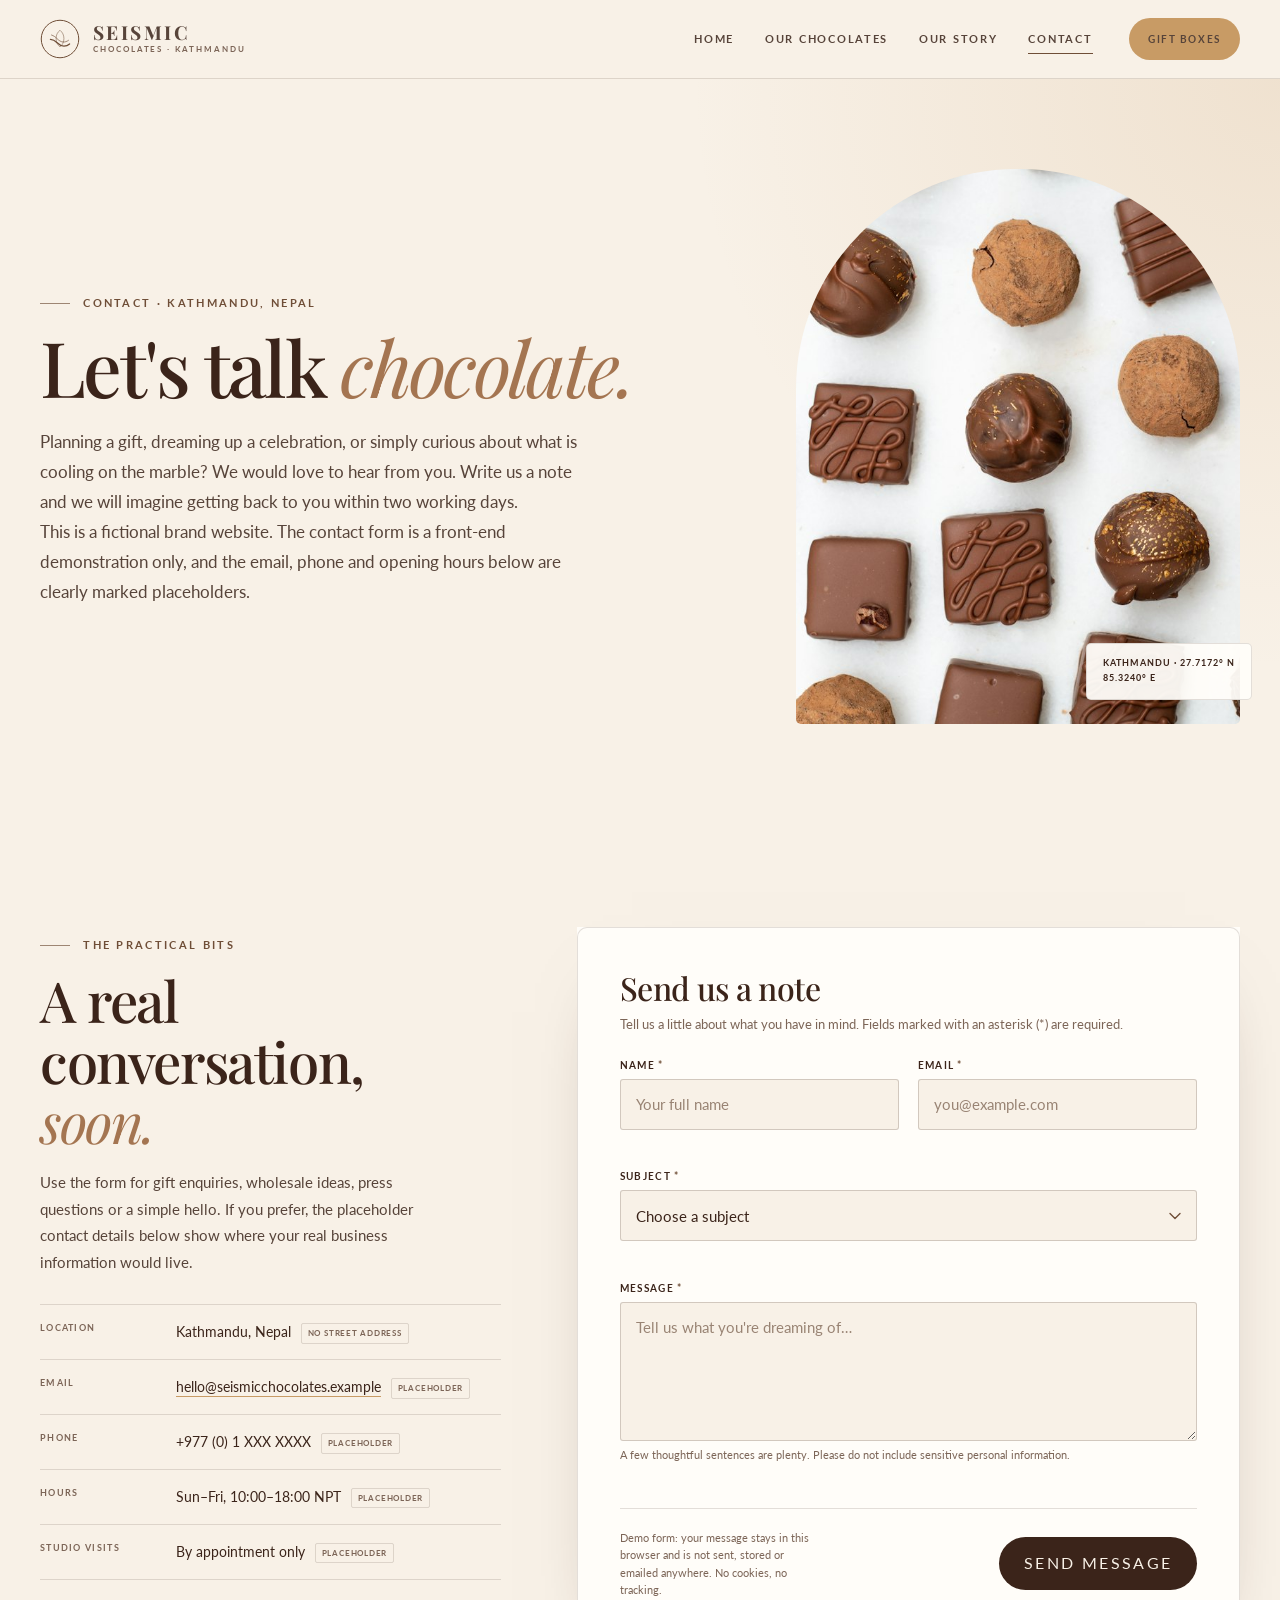
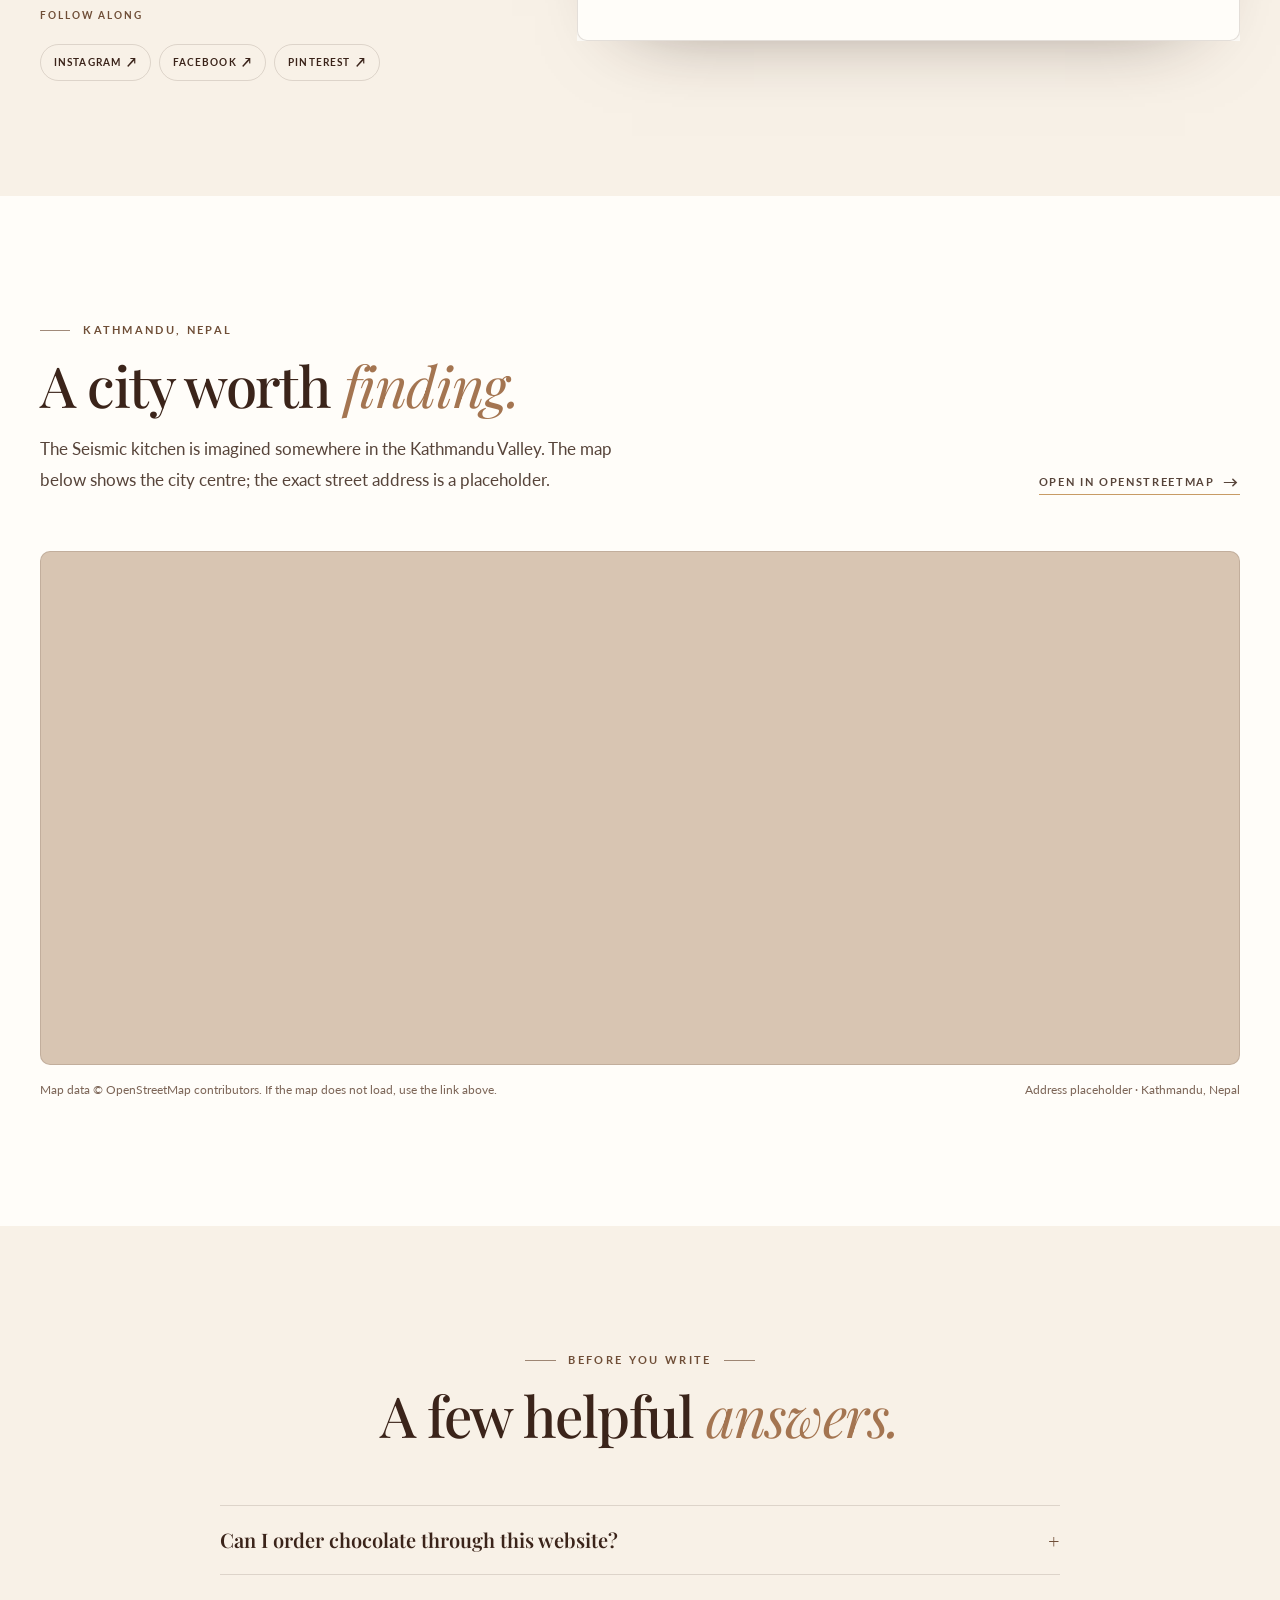
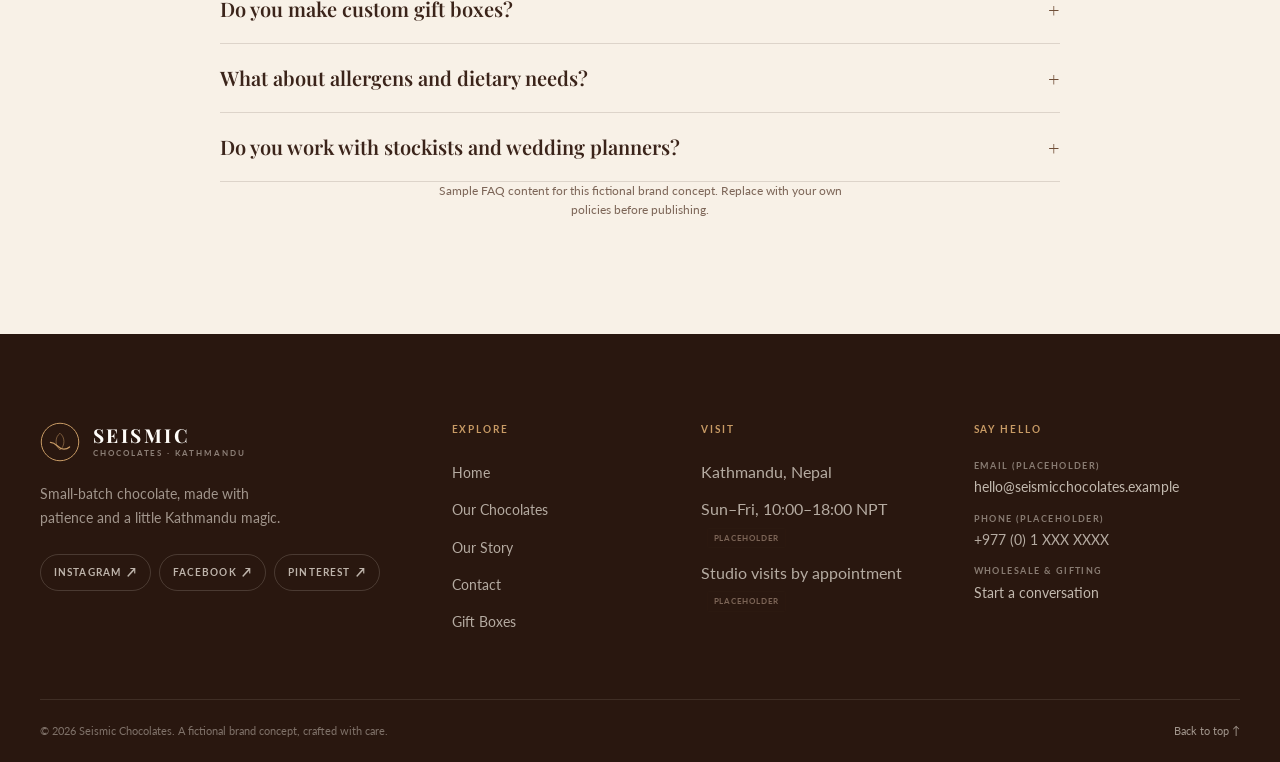
<file: contact.html>
<!DOCTYPE html>
<html lang="en">
<head>
  <meta charset="utf-8">
  <meta name="viewport" content="width=device-width, initial-scale=1">
  <title>Contact | Seismic Chocolates, Kathmandu</title>
  <meta name="description" content="Get in touch with Seismic Chocolates, a fictional premium chocolate brand in Kathmandu, Nepal. Use the demo contact form, or replace the placeholder contact details with your own.">
  <meta name="theme-color" content="#3B241A">
  <meta property="og:title" content="Contact | Seismic Chocolates">
  <meta property="og:description" content="Say hello to Seismic Chocolates in Kathmandu, Nepal.">
  <meta property="og:type" content="website">
  <link rel="icon" href="assets/favicon.svg" type="image/svg+xml">
  <link rel="preconnect" href="https://fonts.googleapis.com">
  <link rel="preconnect" href="https://fonts.gstatic.com" crossorigin>
  <link href="https://fonts.googleapis.com/css2?family=Lato:wght@300;400;700&amp;family=Playfair+Display:ital,wght@0,400;0,500;0,600;0,700;1,400;1,500&amp;display=swap" rel="stylesheet">
  <link rel="stylesheet" href="css/style.css">
  <script>document.documentElement.classList.add('sc-js');</script>
</head>
<body>
  <a class="sc-skip-link" href="#main">Skip to content</a>

  <div class="sc-site">
    <header class="sc-header" id="sc-header">
      <div class="sc-container sc-header__inner">
        <a class="sc-brand" href="index.html" aria-label="Seismic Chocolates — home">
          <svg class="sc-brand__mark" viewBox="0 0 48 48" fill="none" aria-hidden="true" focusable="false">
            <circle cx="24" cy="24" r="22.5" stroke="currentColor" stroke-width="1.2"/>
            <path d="M24 13.5c3.1 2.5 4.7 5.8 4.7 9.9S27.1 31 24 33.5c-3.1-2.5-4.7-5.8-4.7-10.1s1.6-7.4 4.7-9.9Z" stroke="currentColor" stroke-width="1.1" opacity=".55"/>
            <path d="M12.5 24.4c3.4 0 5.7 1.7 8.1 4.1 2.4 2.4 4.7 4.1 8.1 4.1 2.6 0 4.9-.9 6.8-2.6" stroke="currentColor" stroke-width="1.5" stroke-linecap="round"/>
            <path d="M13.8 19.2c2.8.9 4.8 2.5 6.6 4.3 2.2 2.2 4.3 3.8 7.2 4.1 2.4.2 4.5-.5 6.6-2" stroke="currentColor" stroke-width="1.1" stroke-linecap="round" opacity=".7"/>
          </svg>
          <span class="sc-brand__text">
            <span class="sc-brand__name">Seismic</span>
            <span class="sc-brand__sub">Chocolates · Kathmandu</span>
          </span>
        </a>

        <nav class="sc-nav" id="sc-primary-nav" aria-label="Primary navigation">
          <ul class="sc-nav__list">
            <li><a class="sc-nav__link" href="index.html">Home</a></li>
            <li><a class="sc-nav__link" href="chocolates.html">Our Chocolates</a></li>
            <li><a class="sc-nav__link" href="story.html">Our Story</a></li>
            <li><a class="sc-nav__link" href="contact.html" aria-current="page">Contact</a></li>
            <li class="sc-nav__cta"><a class="sc-btn sc-btn--primary" href="chocolates.html?category=gifts#collection">Gift Boxes</a></li>
          </ul>
        </nav>

        <button class="sc-menu-toggle" type="button" aria-expanded="false" aria-controls="sc-primary-nav" aria-label="Open menu">
          <span class="sc-menu-toggle__bar"></span>
          <span class="sc-menu-toggle__bar"></span>
          <span class="sc-menu-toggle__bar"></span>
        </button>
      </div>
    </header>

    <main id="main">
      <!-- Contact hero -->
      <section class="sc-contact-hero" aria-labelledby="contact-title">
        <div class="sc-container">
          <div class="sc-contact-hero__grid">
            <div class="sc-contact-hero__content">
              <span class="sc-eyebrow">Contact · Kathmandu, Nepal</span>
              <h1 class="sc-h1" id="contact-title">Let's talk <em>chocolate.</em></h1>
              <p>Planning a gift, dreaming up a celebration, or simply curious about what is cooling on the marble? We would love to hear from you. Write us a note and we will imagine getting back to you within two working days.</p>
              <p class="sc-note">This is a fictional brand website. The contact form is a front-end demonstration only, and the email, phone and opening hours below are clearly marked placeholders.</p>
            </div>
            <div class="sc-contact-hero__media sc-reveal">
              <div class="sc-media sc-media--portrait">
                <img src="assets/images/bonbons.jpg" alt="An assortment of hand-finished chocolate bonbons arranged on a pale surface" width="1400" height="788" loading="eager">
              </div>
              <span class="sc-contact-location">Kathmandu · 27.7172° N<br>85.3240° E</span>
            </div>
          </div>
        </div>
      </section>

      <!-- Contact details and form -->
      <section class="sc-section sc-section--cream" aria-labelledby="form-title">
        <div class="sc-container">
          <div class="sc-contact-layout">
            <div class="sc-contact-info sc-reveal">
              <span class="sc-eyebrow">The practical bits</span>
              <h2 class="sc-h2">A real conversation, <em>soon.</em></h2>
              <p>Use the form for gift enquiries, wholesale ideas, press questions or a simple hello. If you prefer, the placeholder contact details below show where your real business information would live.</p>

              <dl class="sc-contact-list">
                <li>
                  <dt>Location</dt>
                  <dd>Kathmandu, Nepal <span class="sc-placeholder-tag">No street address</span></dd>
                </li>
                <li>
                  <dt>Email</dt>
                  <dd><a href="mailto:hello@seismicchocolates.example">hello@seismicchocolates.example</a> <span class="sc-placeholder-tag">Placeholder</span></dd>
                </li>
                <li>
                  <dt>Phone</dt>
                  <dd>+977 (0) 1 XXX XXXX <span class="sc-placeholder-tag">Placeholder</span></dd>
                </li>
                <li>
                  <dt>Hours</dt>
                  <dd>Sun–Fri, 10:00–18:00 NPT <span class="sc-placeholder-tag">Placeholder</span></dd>
                </li>
                <li>
                  <dt>Studio visits</dt>
                  <dd>By appointment only <span class="sc-placeholder-tag">Placeholder</span></dd>
                </li>
              </dl>

              <div class="sc-contact-social">
                <h3 class="sc-footer__title">Follow along</h3>
                <ul class="sc-socials" aria-label="Social media (placeholder links)">
                  <li><a href="https://www.instagram.com/" target="_blank" rel="noopener noreferrer" aria-label="Instagram — placeholder link, replace with the brand profile">Instagram</a></li>
                  <li><a href="https://www.facebook.com/" target="_blank" rel="noopener noreferrer" aria-label="Facebook — placeholder link, replace with the brand page">Facebook</a></li>
                  <li><a href="https://www.pinterest.com/" target="_blank" rel="noopener noreferrer" aria-label="Pinterest — placeholder link, replace with the brand profile">Pinterest</a></li>
                </ul>
              </div>
            </div>

            <div class="sc-contact-card sc-reveal sc-reveal--delay-1">
              <form class="sc-form" id="sc-contact-form" novalidate>
                <div class="sc-form__head">
                  <h2 id="form-title">Send us a note</h2>
                  <p>Tell us a little about what you have in mind. Fields marked with an asterisk (*) are required.</p>
                </div>

                <div class="sc-form__grid">
                  <div class="sc-field">
                    <label for="sc-name">Name <span class="sc-field__req" aria-hidden="true">*</span></label>
                    <input type="text" id="sc-name" name="name" autocomplete="name" placeholder="Your full name" required aria-describedby="sc-name-error">
                    <p class="sc-field__error" id="sc-name-error"></p>
                  </div>

                  <div class="sc-field">
                    <label for="sc-email">Email <span class="sc-field__req" aria-hidden="true">*</span></label>
                    <input type="email" id="sc-email" name="email" autocomplete="email" placeholder="you@example.com" required aria-describedby="sc-email-error">
                    <p class="sc-field__error" id="sc-email-error"></p>
                  </div>

                  <div class="sc-field sc-field--full">
                    <label for="sc-subject">Subject <span class="sc-field__req" aria-hidden="true">*</span></label>
                    <select id="sc-subject" name="subject" required aria-describedby="sc-subject-error">
                      <option value="">Choose a subject</option>
                      <option value="general">A general hello</option>
                      <option value="gifting">Gifting &amp; celebrations</option>
                      <option value="wholesale">Wholesale &amp; stockists</option>
                      <option value="press">Press &amp; collaborations</option>
                      <option value="other">Something else</option>
                    </select>
                    <p class="sc-field__error" id="sc-subject-error"></p>
                  </div>

                  <div class="sc-field sc-field--full">
                    <label for="sc-message">Message <span class="sc-field__req" aria-hidden="true">*</span></label>
                    <textarea id="sc-message" name="message" rows="5" placeholder="Tell us what you're dreaming of…" required minlength="10" maxlength="1200" aria-describedby="sc-message-error sc-message-hint"></textarea>
                    <p class="sc-field__hint" id="sc-message-hint">A few thoughtful sentences are plenty. Please do not include sensitive personal information.</p>
                    <p class="sc-field__error" id="sc-message-error"></p>
                  </div>
                </div>

                <div class="sc-form__footer">
                  <p class="sc-form__privacy">Demo form: your message stays in this browser and is not sent, stored or emailed anywhere. No cookies, no tracking.</p>
                  <button class="sc-btn sc-btn--dark" type="submit">Send Message</button>
                </div>
                <p class="sc-sr-only" id="sc-form-status" role="status" aria-live="polite"></p>
              </form>

              <div class="sc-form-success" id="sc-form-success" hidden tabindex="-1" role="status" aria-live="polite">
                <span class="sc-form-success__icon" aria-hidden="true">
                  <svg viewBox="0 0 24 24" fill="none" stroke="currentColor" stroke-width="1.6" stroke-linecap="round" stroke-linejoin="round">
                    <path d="m5 12.5 4.2 4.2L19 7"/>
                  </svg>
                </span>
                <h3>Thank you, <span data-success-name>friend</span>.</h3>
                <p>Your note has been checked and is ready — but this is a demonstration, so it has not gone anywhere.</p>
                <p class="sc-form-success__notice"><strong>This is a demo form.</strong> No message was sent to a real server, inbox or business. To make it live, connect the form to your preferred email service or WordPress form plugin, and replace the placeholder contact details on this page.</p>
                <button class="sc-btn sc-btn--dark" type="button" id="sc-form-reset">Write Another Note</button>
              </div>
            </div>
          </div>
        </div>
      </section>

      <!-- Map -->
      <section class="sc-section sc-section--ivory" aria-labelledby="map-title">
        <div class="sc-container">
          <div class="sc-section-head sc-reveal">
            <div class="sc-section-head__text">
              <span class="sc-eyebrow">Kathmandu, Nepal</span>
              <h2 class="sc-h2" id="map-title">A city worth <em>finding.</em></h2>
              <p class="sc-lede">The Seismic kitchen is imagined somewhere in the Kathmandu Valley. The map below shows the city centre; the exact street address is a placeholder.</p>
            </div>
            <a class="sc-text-link" href="https://www.openstreetmap.org/search?query=Kathmandu%2C%20Nepal" target="_blank" rel="noopener noreferrer">Open in OpenStreetMap</a>
          </div>

          <div class="sc-map-frame sc-reveal">
            <iframe title="Map of Kathmandu, Nepal" src="https://www.openstreetmap.org/export/embed.html?bbox=85.2600%2C27.6600%2C85.3900%2C27.7600&amp;layer=mapnik&amp;marker=27.7172%2C85.3240" loading="lazy" referrerpolicy="no-referrer-when-downgrade"></iframe>
          </div>
          <div class="sc-map-meta">
            <p>Map data © OpenStreetMap contributors. If the map does not load, use the link above.</p>
            <p>Address placeholder · Kathmandu, Nepal</p>
          </div>
        </div>
      </section>

      <!-- FAQ -->
      <section class="sc-section sc-section--cream" aria-labelledby="faq-title">
        <div class="sc-container">
          <div class="sc-section-head sc-section-head--center sc-reveal">
            <span class="sc-eyebrow sc-eyebrow--center">Before you write</span>
            <h2 class="sc-h2" id="faq-title">A few helpful <em>answers.</em></h2>
          </div>
          <div class="sc-faq sc-reveal">
            <details class="sc-faq__item">
              <summary>Can I order chocolate through this website?</summary>
              <p>Not in this demo. Seismic Chocolates is a fictional brand and the site is a static front-end prototype. It does not include a cart, online ordering, payment processing or backend. A live site would need a separate ordering and fulfilment setup.</p>
            </details>
            <details class="sc-faq__item">
              <summary>Do you make custom gift boxes?</summary>
              <p>In the world of this brand, yes — gift boxes can be curated around a budget, a favourite flavour or an occasion. In this concept site, the details are illustrative; use the form to imagine the conversation.</p>
            </details>
            <details class="sc-faq__item">
              <summary>What about allergens and dietary needs?</summary>
              <p>Our imaginary chocolates are made in a kitchen that handles milk, nuts, wheat and soy. A real brand would list full ingredients and allergen information for every product, and would confirm suitability before any order.</p>
            </details>
            <details class="sc-faq__item">
              <summary>Do you work with stockists and wedding planners?</summary>
              <p>Yes, in this invented version of the business. Independent stockists, hotels, wedding planners and thoughtful corporate gifting are all welcome to start a conversation. Replace the placeholder email with your real business address when adapting the site.</p>
            </details>
          </div>
          <p class="sc-disclaimer">Sample FAQ content for this fictional brand concept. Replace with your own policies before publishing.</p>
        </div>
      </section>
    </main>

    <footer class="sc-footer">
      <div class="sc-container">
        <div class="sc-footer__grid">
          <div>
            <a class="sc-brand" href="index.html" aria-label="Seismic Chocolates — home">
              <svg class="sc-brand__mark" viewBox="0 0 48 48" fill="none" aria-hidden="true" focusable="false">
                <circle cx="24" cy="24" r="22.5" stroke="currentColor" stroke-width="1.2"/>
                <path d="M24 13.5c3.1 2.5 4.7 5.8 4.7 9.9S27.1 31 24 33.5c-3.1-2.5-4.7-5.8-4.7-10.1s1.6-7.4 4.7-9.9Z" stroke="currentColor" stroke-width="1.1" opacity=".55"/>
                <path d="M12.5 24.4c3.4 0 5.7 1.7 8.1 4.1 2.4 2.4 4.7 4.1 8.1 4.1 2.6 0 4.9-.9 6.8-2.6" stroke="currentColor" stroke-width="1.5" stroke-linecap="round"/>
              </svg>
              <span class="sc-brand__text">
                <span class="sc-brand__name">Seismic</span>
                <span class="sc-brand__sub">Chocolates · Kathmandu</span>
              </span>
            </a>
            <p class="sc-footer__blurb">Small-batch chocolate, made with patience and a little Kathmandu magic.</p>
            <ul class="sc-socials" aria-label="Social media (placeholder links)">
              <li><a href="https://www.instagram.com/" target="_blank" rel="noopener noreferrer" aria-label="Instagram — placeholder link, replace with the brand profile">Instagram</a></li>
              <li><a href="https://www.facebook.com/" target="_blank" rel="noopener noreferrer" aria-label="Facebook — placeholder link, replace with the brand page">Facebook</a></li>
              <li><a href="https://www.pinterest.com/" target="_blank" rel="noopener noreferrer" aria-label="Pinterest — placeholder link, replace with the brand profile">Pinterest</a></li>
            </ul>
          </div>

          <div>
            <h2 class="sc-footer__title">Explore</h2>
            <ul class="sc-footer__list">
              <li><a href="index.html">Home</a></li>
              <li><a href="chocolates.html">Our Chocolates</a></li>
              <li><a href="story.html">Our Story</a></li>
              <li><a href="contact.html">Contact</a></li>
              <li><a href="chocolates.html?category=gifts#collection">Gift Boxes</a></li>
            </ul>
          </div>

          <div>
            <h2 class="sc-footer__title">Visit</h2>
            <ul class="sc-footer__list">
              <li>Kathmandu, Nepal</li>
              <li>Sun–Fri, 10:00–18:00 NPT <span class="sc-placeholder-tag">Placeholder</span></li>
              <li>Studio visits by appointment <span class="sc-placeholder-tag">Placeholder</span></li>
            </ul>
          </div>

          <div>
            <h2 class="sc-footer__title">Say hello</h2>
            <dl class="sc-footer__contact">
              <div>
                <dt>Email (placeholder)</dt>
                <dd><a href="mailto:hello@seismicchocolates.example">hello@seismicchocolates.example</a></dd>
              </div>
              <div>
                <dt>Phone (placeholder)</dt>
                <dd>+977 (0) 1 XXX XXXX</dd>
              </div>
              <div>
                <dt>Wholesale &amp; gifting</dt>
                <dd><a href="contact.html">Start a conversation</a></dd>
              </div>
            </dl>
          </div>
        </div>

        <div class="sc-footer__bottom">
          <p>© <span class="sc-year">2026</span> Seismic Chocolates. A fictional brand concept, crafted with care.</p>
          <p><a href="#main">Back to top ↑</a></p>
        </div>
      </div>
    </footer>
  </div>

  <script src="js/script.js" defer></script>
</body>
</html>
</file>
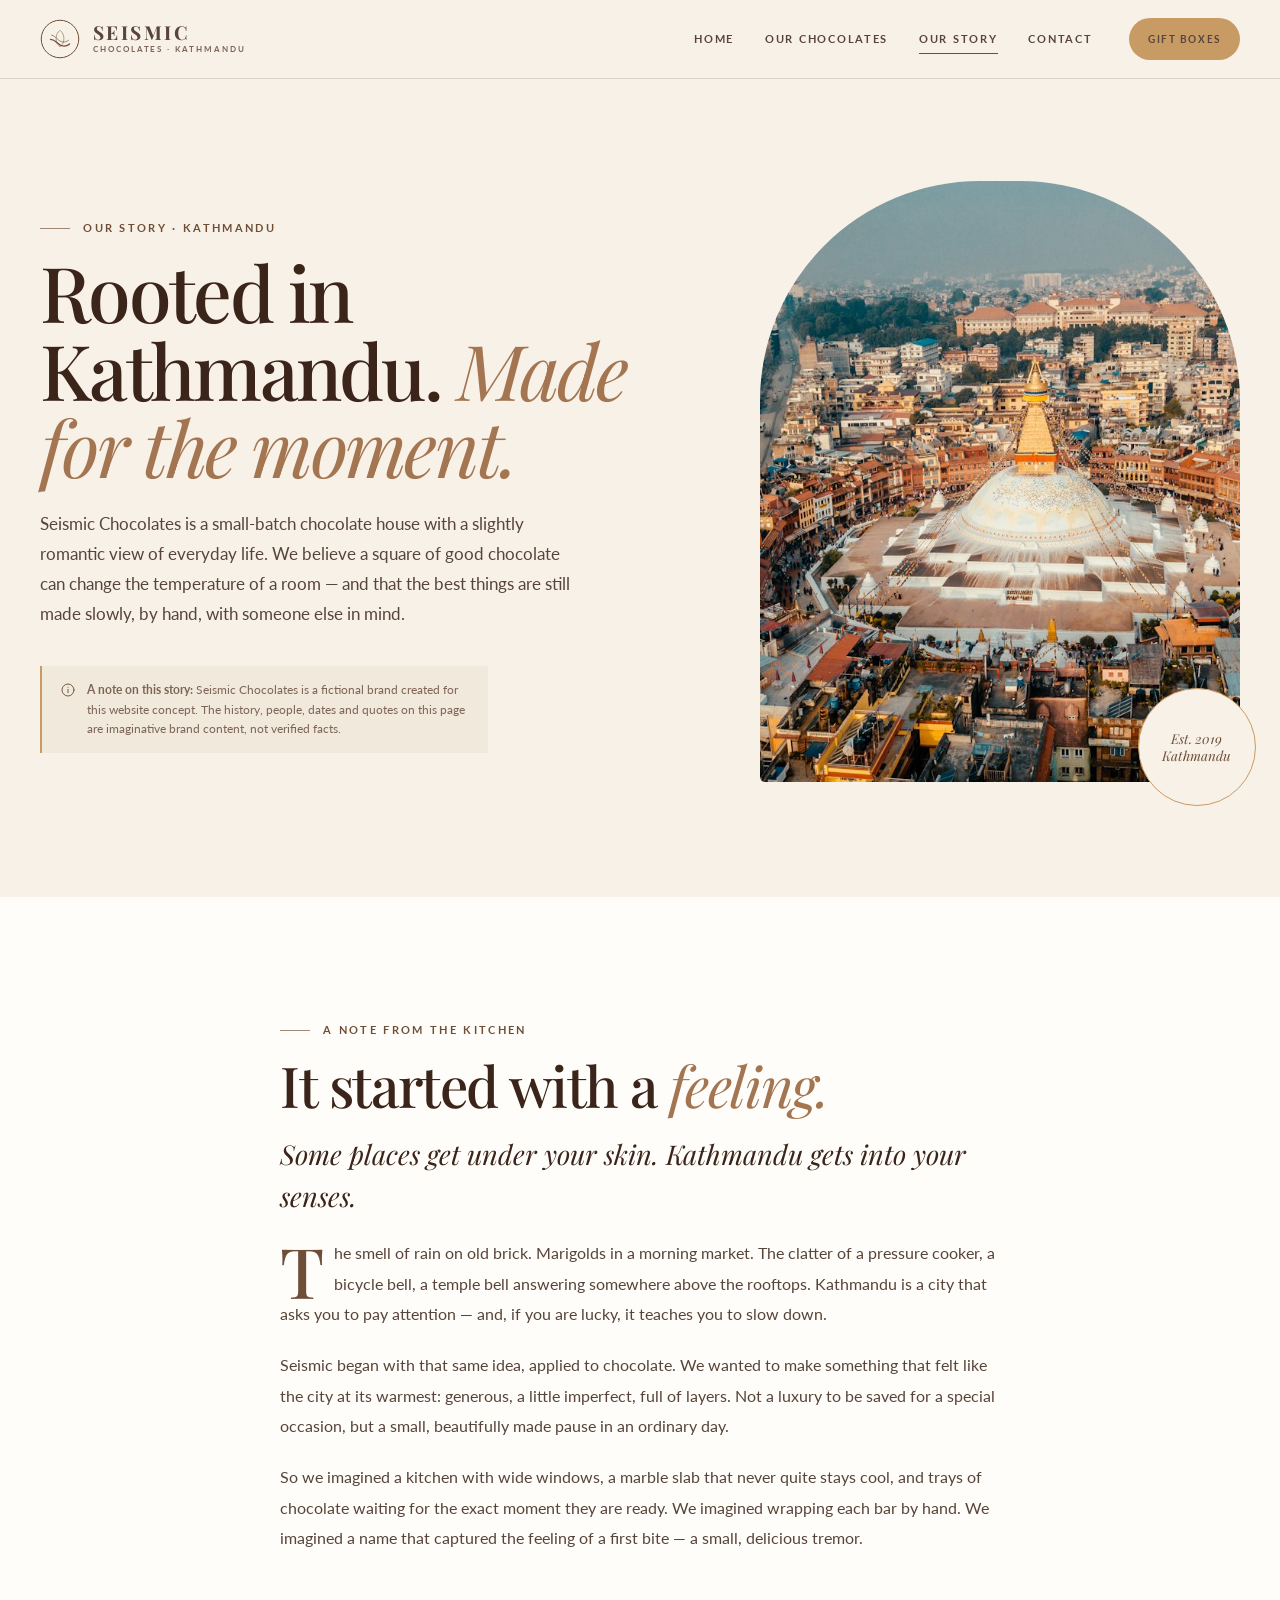
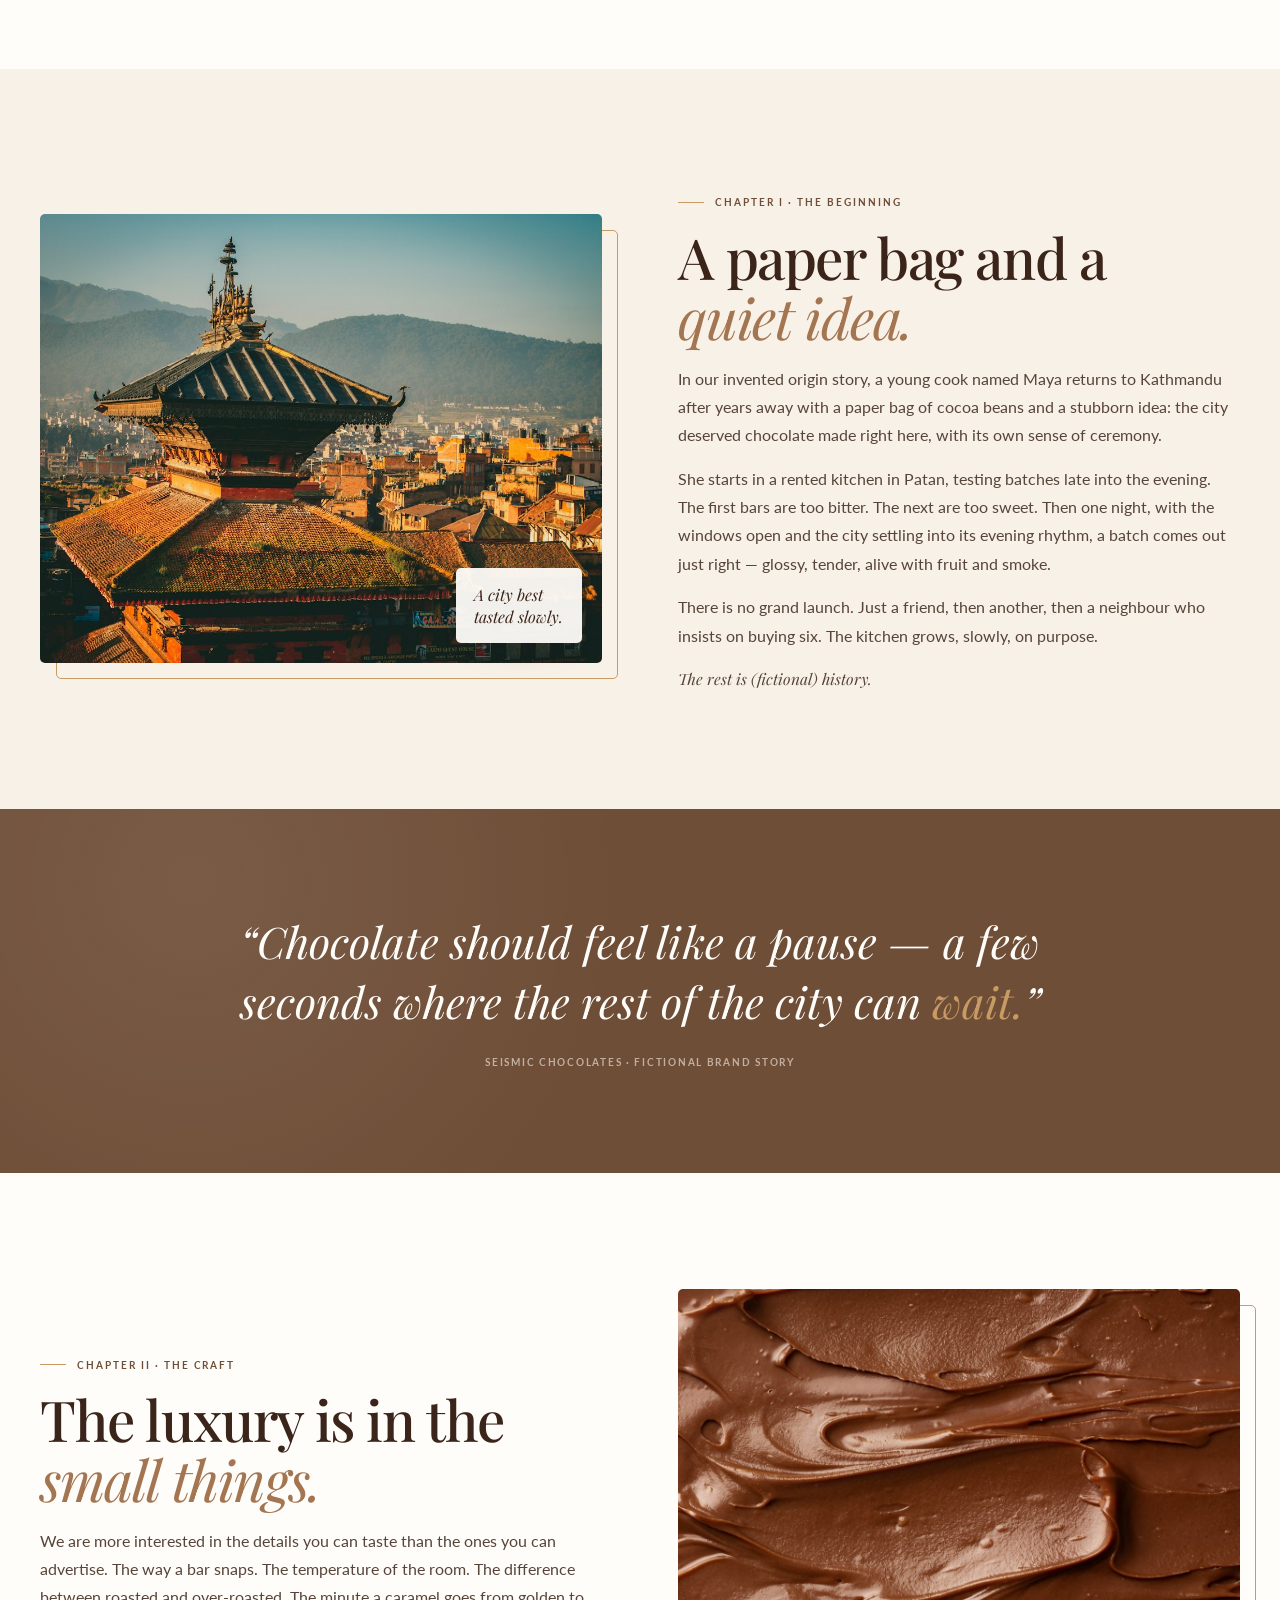
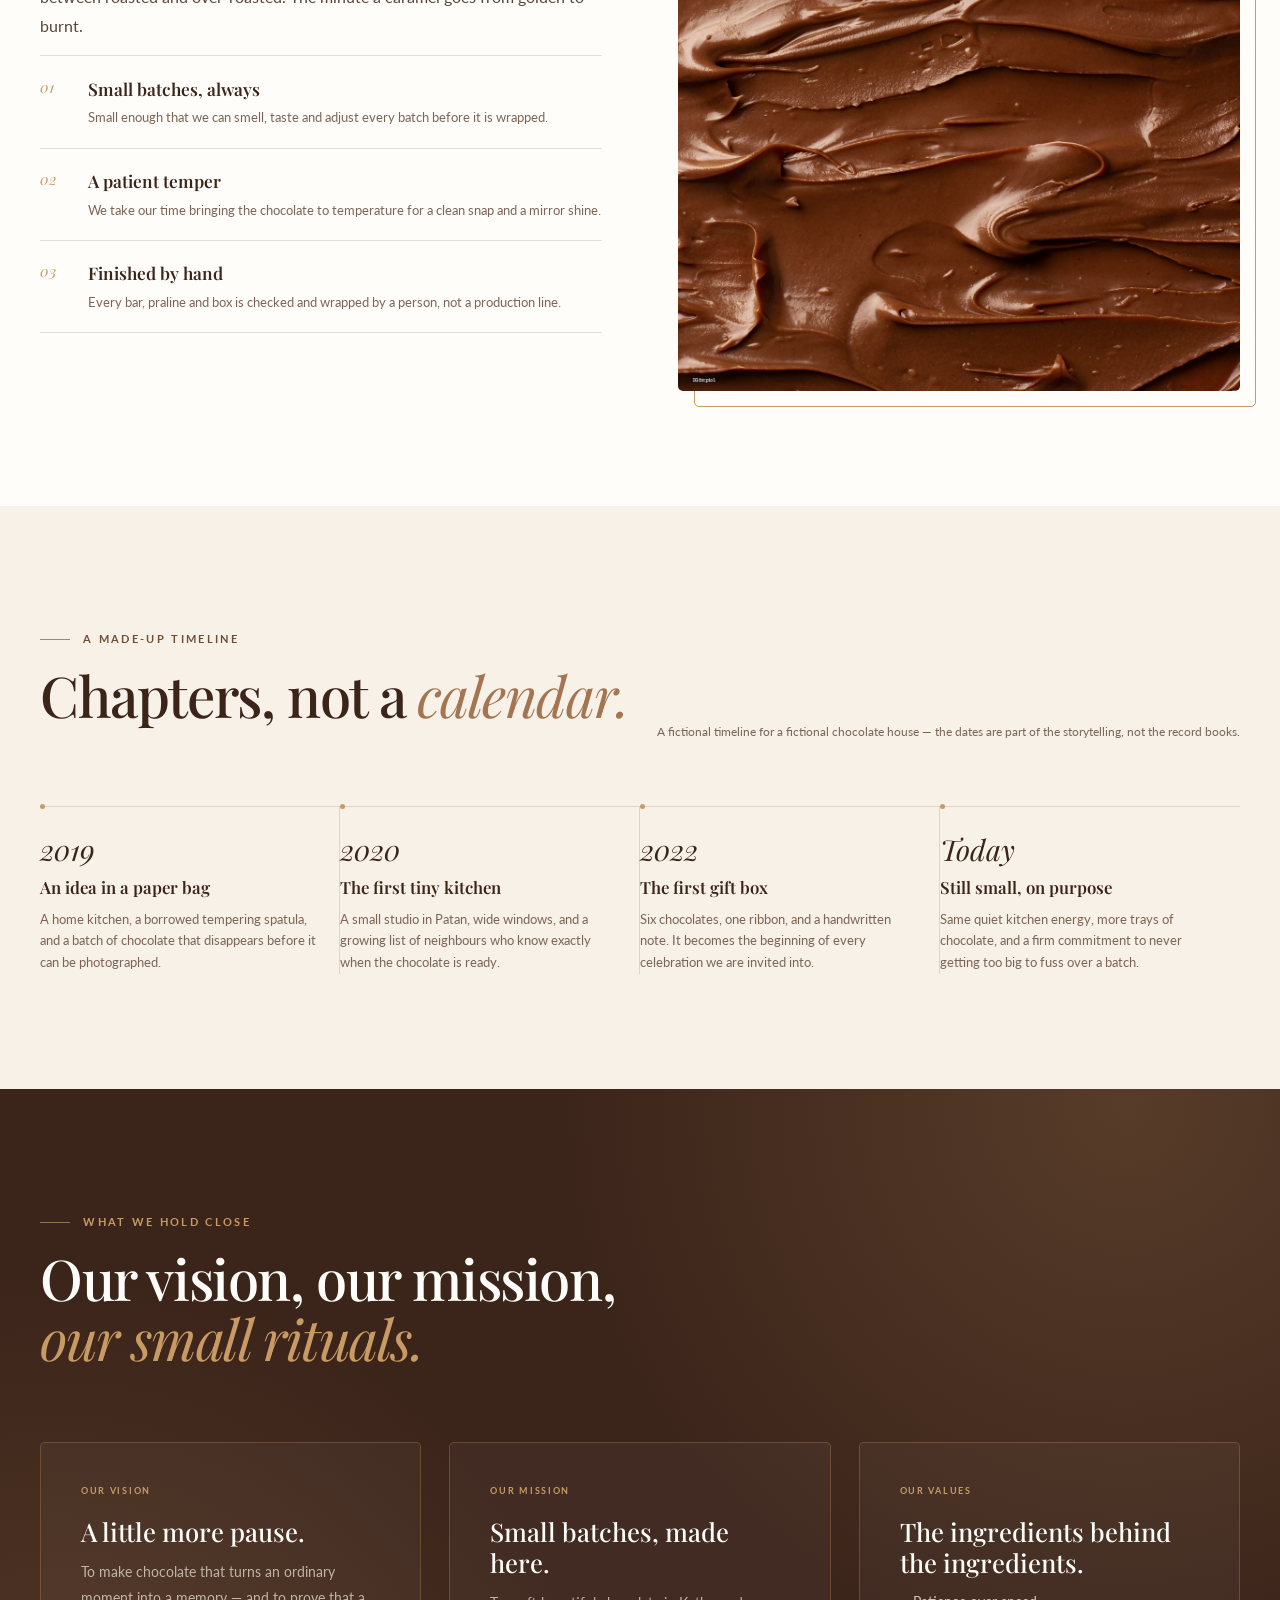
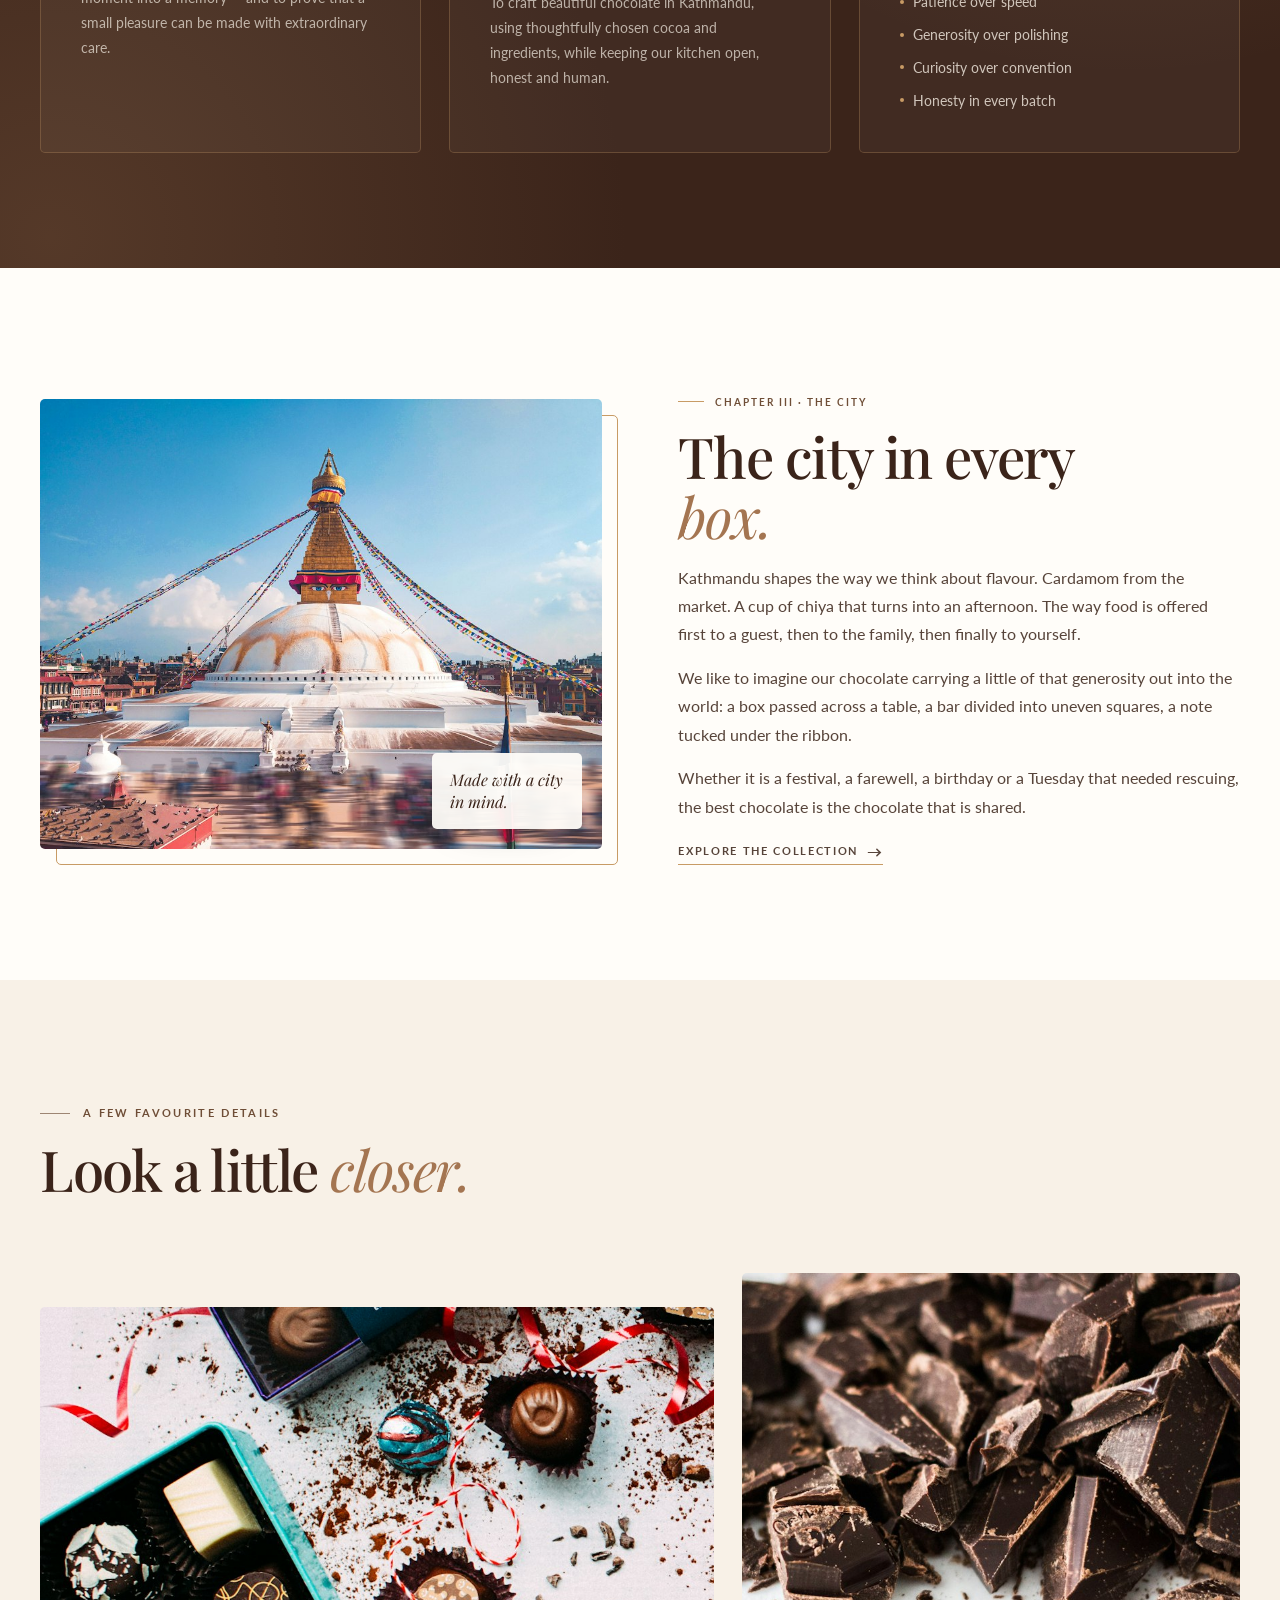
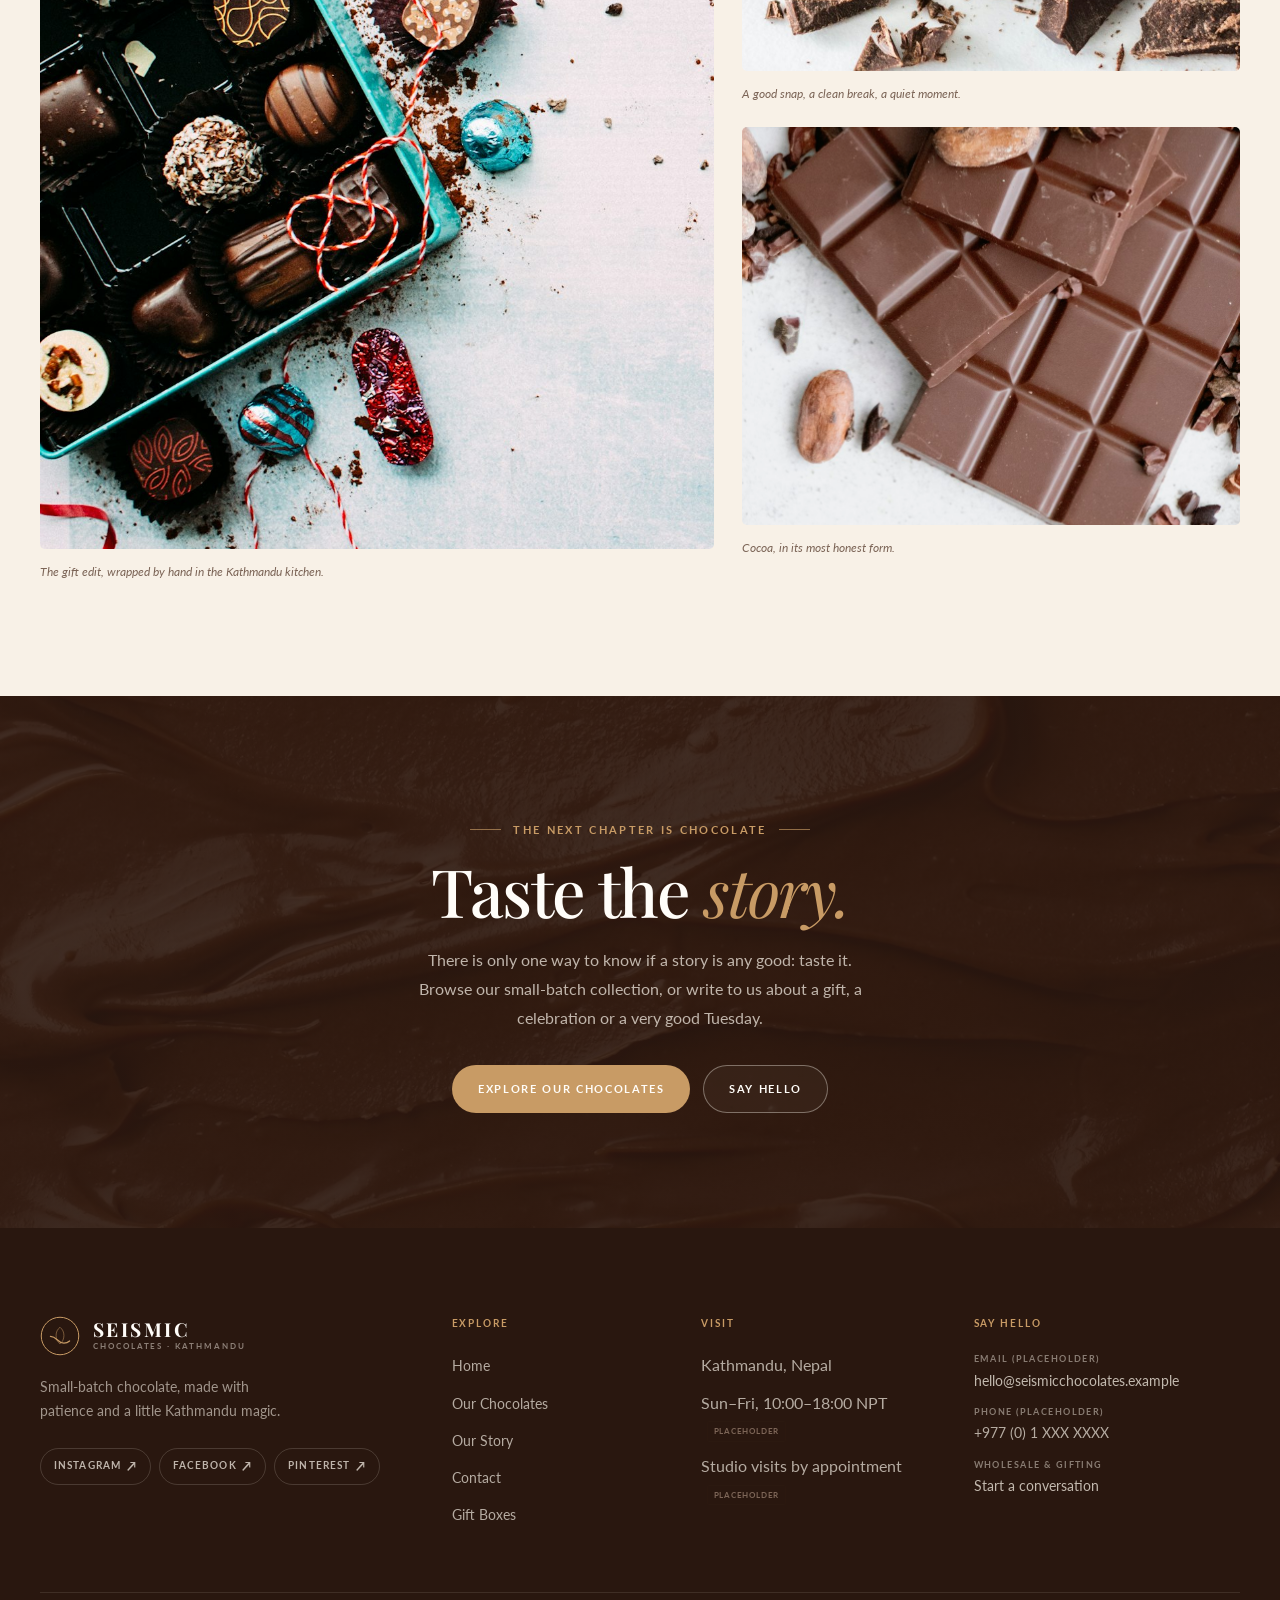
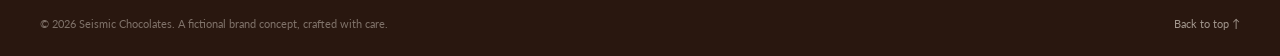
<file: story.html>
<!DOCTYPE html>
<html lang="en">
<head>
  <meta charset="utf-8">
  <meta name="viewport" content="width=device-width, initial-scale=1">
  <title>Our Story | Seismic Chocolates, Kathmandu</title>
  <meta name="description" content="The story behind Seismic Chocolates, a fictional small-batch chocolate house rooted in Kathmandu, Nepal. Discover our imagined origins, craft, vision and values.">
  <meta name="theme-color" content="#3B241A">
  <meta property="og:title" content="Our Story | Seismic Chocolates">
  <meta property="og:description" content="A fictional Kathmandu chocolate story about patience, craft and the joy of sharing.">
  <meta property="og:type" content="website">
  <link rel="icon" href="assets/favicon.svg" type="image/svg+xml">
  <link rel="preconnect" href="https://fonts.googleapis.com">
  <link rel="preconnect" href="https://fonts.gstatic.com" crossorigin>
  <link href="https://fonts.googleapis.com/css2?family=Lato:wght@300;400;700&amp;family=Playfair+Display:ital,wght@0,400;0,500;0,600;0,700;1,400;1,500&amp;display=swap" rel="stylesheet">
  <link rel="stylesheet" href="css/style.css">
  <script>document.documentElement.classList.add('sc-js');</script>
</head>
<body>
  <a class="sc-skip-link" href="#main">Skip to content</a>

  <div class="sc-site">
    <header class="sc-header" id="sc-header">
      <div class="sc-container sc-header__inner">
        <a class="sc-brand" href="index.html" aria-label="Seismic Chocolates — home">
          <svg class="sc-brand__mark" viewBox="0 0 48 48" fill="none" aria-hidden="true" focusable="false">
            <circle cx="24" cy="24" r="22.5" stroke="currentColor" stroke-width="1.2"/>
            <path d="M24 13.5c3.1 2.5 4.7 5.8 4.7 9.9S27.1 31 24 33.5c-3.1-2.5-4.7-5.8-4.7-10.1s1.6-7.4 4.7-9.9Z" stroke="currentColor" stroke-width="1.1" opacity=".55"/>
            <path d="M12.5 24.4c3.4 0 5.7 1.7 8.1 4.1 2.4 2.4 4.7 4.1 8.1 4.1 2.6 0 4.9-.9 6.8-2.6" stroke="currentColor" stroke-width="1.5" stroke-linecap="round"/>
            <path d="M13.8 19.2c2.8.9 4.8 2.5 6.6 4.3 2.2 2.2 4.3 3.8 7.2 4.1 2.4.2 4.5-.5 6.6-2" stroke="currentColor" stroke-width="1.1" stroke-linecap="round" opacity=".7"/>
          </svg>
          <span class="sc-brand__text">
            <span class="sc-brand__name">Seismic</span>
            <span class="sc-brand__sub">Chocolates · Kathmandu</span>
          </span>
        </a>

        <nav class="sc-nav" id="sc-primary-nav" aria-label="Primary navigation">
          <ul class="sc-nav__list">
            <li><a class="sc-nav__link" href="index.html">Home</a></li>
            <li><a class="sc-nav__link" href="chocolates.html">Our Chocolates</a></li>
            <li><a class="sc-nav__link" href="story.html" aria-current="page">Our Story</a></li>
            <li><a class="sc-nav__link" href="contact.html">Contact</a></li>
            <li class="sc-nav__cta"><a class="sc-btn sc-btn--primary" href="chocolates.html?category=gifts#collection">Gift Boxes</a></li>
          </ul>
        </nav>

        <button class="sc-menu-toggle" type="button" aria-expanded="false" aria-controls="sc-primary-nav" aria-label="Open menu">
          <span class="sc-menu-toggle__bar"></span>
          <span class="sc-menu-toggle__bar"></span>
          <span class="sc-menu-toggle__bar"></span>
        </button>
      </div>
    </header>

    <main id="main">
      <!-- Story hero -->
      <section class="sc-story-hero" aria-labelledby="story-title">
        <div class="sc-container">
          <div class="sc-story-hero__grid">
            <div class="sc-story-hero__content">
              <span class="sc-eyebrow">Our story · Kathmandu</span>
              <h1 class="sc-h1" id="story-title">Rooted in Kathmandu. <em>Made for the moment.</em></h1>
              <p>Seismic Chocolates is a small-batch chocolate house with a slightly romantic view of everyday life. We believe a square of good chocolate can change the temperature of a room — and that the best things are still made slowly, by hand, with someone else in mind.</p>
              <div class="sc-fiction-note">
                <svg viewBox="0 0 24 24" fill="none" stroke="currentColor" stroke-width="1.4" stroke-linecap="round" aria-hidden="true">
                  <circle cx="12" cy="12" r="9"/>
                  <path d="M12 11v5M12 8h.01"/>
                </svg>
                <span><strong>A note on this story:</strong> Seismic Chocolates is a fictional brand created for this website concept. The history, people, dates and quotes on this page are imaginative brand content, not verified facts.</span>
              </div>
            </div>
            <div class="sc-story-hero__media sc-reveal">
              <div class="sc-media sc-media--portrait">
                <img src="assets/images/kathmandu-aerial.jpg" alt="Aerial view of Kathmandu's dense cityscape with Boudhanath stupa at golden hour" width="1400" height="786" loading="eager">
              </div>
              <span class="sc-story-hero__stamp">Est. 2019<br>Kathmandu</span>
            </div>
          </div>
        </div>
      </section>

      <!-- Opening prose -->
      <section class="sc-section sc-section--ivory" aria-labelledby="feeling-title">
        <div class="sc-container">
          <div class="sc-prose sc-reveal">
            <span class="sc-eyebrow">A note from the kitchen</span>
            <h2 class="sc-h2" id="feeling-title">It started with a <em>feeling.</em></h2>
            <p class="sc-prose__intro">Some places get under your skin. Kathmandu gets into your senses.</p>
            <p class="sc-dropcap">The smell of rain on old brick. Marigolds in a morning market. The clatter of a pressure cooker, a bicycle bell, a temple bell answering somewhere above the rooftops. Kathmandu is a city that asks you to pay attention — and, if you are lucky, it teaches you to slow down.</p>
            <p>Seismic began with that same idea, applied to chocolate. We wanted to make something that felt like the city at its warmest: generous, a little imperfect, full of layers. Not a luxury to be saved for a special occasion, but a small, beautifully made pause in an ordinary day.</p>
            <p>So we imagined a kitchen with wide windows, a marble slab that never quite stays cool, and trays of chocolate waiting for the exact moment they are ready. We imagined wrapping each bar by hand. We imagined a name that captured the feeling of a first bite — a small, delicious tremor.</p>
          </div>
        </div>
      </section>

      <!-- Origin chapter -->
      <section class="sc-section sc-section--cream" aria-labelledby="origin-title">
        <div class="sc-container">
          <div class="sc-chapter">
            <div class="sc-chapter__media sc-reveal">
              <div class="sc-media-frame">
                <div class="sc-media sc-media--landscape">
                  <img src="assets/images/kathmandu-temple.jpg" alt="A traditional Kathmandu temple roof glowing in warm evening light above the city" width="1200" height="800" loading="lazy">
                </div>
                <span class="sc-media-badge">A city best<br>tasted slowly.</span>
              </div>
            </div>
            <div class="sc-chapter__content sc-reveal sc-reveal--delay-1">
              <span class="sc-chapter__number">Chapter I · The beginning</span>
              <h2 class="sc-h2" id="origin-title">A paper bag and a <em>quiet idea.</em></h2>
              <p>In our invented origin story, a young cook named Maya returns to Kathmandu after years away with a paper bag of cocoa beans and a stubborn idea: the city deserved chocolate made right here, with its own sense of ceremony.</p>
              <p>She starts in a rented kitchen in Patan, testing batches late into the evening. The first bars are too bitter. The next are too sweet. Then one night, with the windows open and the city settling into its evening rhythm, a batch comes out just right — glossy, tender, alive with fruit and smoke.</p>
              <p>There is no grand launch. Just a friend, then another, then a neighbour who insists on buying six. The kitchen grows, slowly, on purpose.</p>
              <p class="sc-chapter__signature">The rest is (fictional) history.</p>
            </div>
          </div>
        </div>
      </section>

      <!-- Pull quote -->
      <section class="sc-quote-band" aria-label="Brand quote">
        <div class="sc-container sc-reveal">
          <blockquote>“Chocolate should feel like a pause — a few seconds where the rest of the city can <em>wait.</em>”</blockquote>
          <cite>Seismic Chocolates · fictional brand story</cite>
        </div>
      </section>

      <!-- Craft chapter -->
      <section class="sc-section sc-section--ivory" aria-labelledby="detail-title">
        <div class="sc-container">
          <div class="sc-chapter sc-chapter--reverse">
            <div class="sc-chapter__media sc-reveal">
              <div class="sc-media-frame">
                <div class="sc-media sc-media--portrait">
                  <img src="assets/images/chocolate-swirl.jpg" alt="Glossy melted milk chocolate swirled into soft ribbons" width="1200" height="1500" loading="lazy">
                </div>
              </div>
            </div>
            <div class="sc-chapter__content sc-reveal sc-reveal--delay-1">
              <span class="sc-chapter__number">Chapter II · The craft</span>
              <h2 class="sc-h2" id="detail-title">The luxury is in the <em>small things.</em></h2>
              <p>We are more interested in the details you can taste than the ones you can advertise. The way a bar snaps. The temperature of the room. The difference between roasted and over-roasted. The minute a caramel goes from golden to burnt.</p>
              <ul class="sc-craft-list">
                <li>
                  <span class="sc-craft-list__num">01</span>
                  <div>
                    <h3>Small batches, always</h3>
                    <p>Small enough that we can smell, taste and adjust every batch before it is wrapped.</p>
                  </div>
                </li>
                <li>
                  <span class="sc-craft-list__num">02</span>
                  <div>
                    <h3>A patient temper</h3>
                    <p>We take our time bringing the chocolate to temperature for a clean snap and a mirror shine.</p>
                  </div>
                </li>
                <li>
                  <span class="sc-craft-list__num">03</span>
                  <div>
                    <h3>Finished by hand</h3>
                    <p>Every bar, praline and box is checked and wrapped by a person, not a production line.</p>
                  </div>
                </li>
              </ul>
            </div>
          </div>
        </div>
      </section>

      <!-- Timeline -->
      <section class="sc-section sc-section--cream" aria-labelledby="timeline-title">
        <div class="sc-container">
          <div class="sc-section-head sc-reveal">
            <div class="sc-section-head__text">
              <span class="sc-eyebrow">A made-up timeline</span>
              <h2 class="sc-h2" id="timeline-title">Chapters, not a <em>calendar.</em></h2>
            </div>
            <p class="sc-note">A fictional timeline for a fictional chocolate house — the dates are part of the storytelling, not the record books.</p>
          </div>
          <div class="sc-timeline">
            <article class="sc-timeline__item sc-reveal">
              <span class="sc-timeline__year">2019</span>
              <h3>An idea in a paper bag</h3>
              <p>A home kitchen, a borrowed tempering spatula, and a batch of chocolate that disappears before it can be photographed.</p>
            </article>
            <article class="sc-timeline__item sc-reveal sc-reveal--delay-1">
              <span class="sc-timeline__year">2020</span>
              <h3>The first tiny kitchen</h3>
              <p>A small studio in Patan, wide windows, and a growing list of neighbours who know exactly when the chocolate is ready.</p>
            </article>
            <article class="sc-timeline__item sc-reveal sc-reveal--delay-2">
              <span class="sc-timeline__year">2022</span>
              <h3>The first gift box</h3>
              <p>Six chocolates, one ribbon, and a handwritten note. It becomes the beginning of every celebration we are invited into.</p>
            </article>
            <article class="sc-timeline__item sc-reveal sc-reveal--delay-3">
              <span class="sc-timeline__year">Today</span>
              <h3>Still small, on purpose</h3>
              <p>Same quiet kitchen energy, more trays of chocolate, and a firm commitment to never getting too big to fuss over a batch.</p>
            </article>
          </div>
        </div>
      </section>

      <!-- Vision, mission, values -->
      <section class="sc-section sc-section--dark" aria-labelledby="pillars-title">
        <div class="sc-container">
          <div class="sc-section-head sc-reveal">
            <div class="sc-section-head__text">
              <span class="sc-eyebrow sc-eyebrow--light">What we hold close</span>
              <h2 class="sc-h2" id="pillars-title">Our vision, our mission, <em>our small rituals.</em></h2>
            </div>
          </div>
          <div class="sc-pillars">
            <article class="sc-pillar sc-reveal">
              <span class="sc-pillar__label">Our vision</span>
              <h3>A little more pause.</h3>
              <p>To make chocolate that turns an ordinary moment into a memory — and to prove that a small pleasure can be made with extraordinary care.</p>
            </article>
            <article class="sc-pillar sc-reveal sc-reveal--delay-1">
              <span class="sc-pillar__label">Our mission</span>
              <h3>Small batches, made here.</h3>
              <p>To craft beautiful chocolate in Kathmandu, using thoughtfully chosen cocoa and ingredients, while keeping our kitchen open, honest and human.</p>
            </article>
            <article class="sc-pillar sc-reveal sc-reveal--delay-2">
              <span class="sc-pillar__label">Our values</span>
              <h3>The ingredients behind the ingredients.</h3>
              <ul class="sc-pillar__values">
                <li>Patience over speed</li>
                <li>Generosity over polishing</li>
                <li>Curiosity over convention</li>
                <li>Honesty in every batch</li>
              </ul>
            </article>
          </div>
        </div>
      </section>

      <!-- Community chapter -->
      <section class="sc-section sc-section--ivory" aria-labelledby="city-title">
        <div class="sc-container">
          <div class="sc-chapter">
            <div class="sc-chapter__media sc-reveal">
              <div class="sc-media-frame">
                <div class="sc-media sc-media--landscape">
                  <img src="assets/images/boudhanath.jpg" alt="Boudhanath stupa in Kathmandu under a blue sky with prayer flags" width="1000" height="750" loading="lazy">
                </div>
                <span class="sc-media-badge">Made with a city<br>in mind.</span>
              </div>
            </div>
            <div class="sc-chapter__content sc-reveal sc-reveal--delay-1">
              <span class="sc-chapter__number">Chapter III · The city</span>
              <h2 class="sc-h2" id="city-title">The city in every <em>box.</em></h2>
              <p>Kathmandu shapes the way we think about flavour. Cardamom from the market. A cup of chiya that turns into an afternoon. The way food is offered first to a guest, then to the family, then finally to yourself.</p>
              <p>We like to imagine our chocolate carrying a little of that generosity out into the world: a box passed across a table, a bar divided into uneven squares, a note tucked under the ribbon.</p>
              <p>Whether it is a festival, a farewell, a birthday or a Tuesday that needed rescuing, the best chocolate is the chocolate that is shared.</p>
              <a class="sc-text-link" href="chocolates.html">Explore the collection</a>
            </div>
          </div>
        </div>
      </section>

      <!-- Gallery -->
      <section class="sc-section sc-section--cream" aria-labelledby="gallery-title">
        <div class="sc-container">
          <div class="sc-section-head sc-reveal">
            <div class="sc-section-head__text">
              <span class="sc-eyebrow">A few favourite details</span>
              <h2 class="sc-h2" id="gallery-title">Look a little <em>closer.</em></h2>
            </div>
          </div>
          <div class="sc-gallery sc-reveal">
            <figure>
              <div class="sc-media sc-media--portrait">
                <img src="assets/images/gift-box.jpg" alt="An open gift box filled with hand-finished chocolate bonbons and wrapped sweets" width="1000" height="1250" loading="lazy">
              </div>
              <figcaption class="sc-gallery__caption">The gift edit, wrapped by hand in the Kathmandu kitchen.</figcaption>
            </figure>
            <div class="sc-gallery__side">
              <figure>
                <div class="sc-media sc-media--landscape">
                  <img src="assets/images/dark-chunks.jpg" alt="Broken pieces of dark chocolate scattered across a pale surface" width="1000" height="597" loading="lazy">
                </div>
                <figcaption class="sc-gallery__caption">A good snap, a clean break, a quiet moment.</figcaption>
              </figure>
              <figure>
                <div class="sc-media sc-media--landscape">
                  <img src="assets/images/cocoa-beans.jpg" alt="Milk chocolate bars resting among whole cocoa beans" width="1000" height="1500" loading="lazy">
                </div>
                <figcaption class="sc-gallery__caption">Cocoa, in its most honest form.</figcaption>
              </figure>
            </div>
          </div>
        </div>
      </section>

      <!-- CTA -->
      <section class="sc-cta" aria-labelledby="story-cta-title">
        <div class="sc-container sc-cta__inner sc-reveal">
          <span class="sc-eyebrow sc-eyebrow--light sc-eyebrow--center">The next chapter is chocolate</span>
          <h2 class="sc-h2" id="story-cta-title">Taste the <em>story.</em></h2>
          <p>There is only one way to know if a story is any good: taste it. Browse our small-batch collection, or write to us about a gift, a celebration or a very good Tuesday.</p>
          <div class="sc-cta__actions">
            <a class="sc-btn sc-btn--primary" href="chocolates.html">Explore Our Chocolates</a>
            <a class="sc-btn sc-btn--outline-light" href="contact.html">Say Hello</a>
          </div>
        </div>
      </section>
    </main>

    <footer class="sc-footer">
      <div class="sc-container">
        <div class="sc-footer__grid">
          <div>
            <a class="sc-brand" href="index.html" aria-label="Seismic Chocolates — home">
              <svg class="sc-brand__mark" viewBox="0 0 48 48" fill="none" aria-hidden="true" focusable="false">
                <circle cx="24" cy="24" r="22.5" stroke="currentColor" stroke-width="1.2"/>
                <path d="M24 13.5c3.1 2.5 4.7 5.8 4.7 9.9S27.1 31 24 33.5c-3.1-2.5-4.7-5.8-4.7-10.1s1.6-7.4 4.7-9.9Z" stroke="currentColor" stroke-width="1.1" opacity=".55"/>
                <path d="M12.5 24.4c3.4 0 5.7 1.7 8.1 4.1 2.4 2.4 4.7 4.1 8.1 4.1 2.6 0 4.9-.9 6.8-2.6" stroke="currentColor" stroke-width="1.5" stroke-linecap="round"/>
              </svg>
              <span class="sc-brand__text">
                <span class="sc-brand__name">Seismic</span>
                <span class="sc-brand__sub">Chocolates · Kathmandu</span>
              </span>
            </a>
            <p class="sc-footer__blurb">Small-batch chocolate, made with patience and a little Kathmandu magic.</p>
            <ul class="sc-socials" aria-label="Social media (placeholder links)">
              <li><a href="https://www.instagram.com/" target="_blank" rel="noopener noreferrer" aria-label="Instagram — placeholder link, replace with the brand profile">Instagram</a></li>
              <li><a href="https://www.facebook.com/" target="_blank" rel="noopener noreferrer" aria-label="Facebook — placeholder link, replace with the brand page">Facebook</a></li>
              <li><a href="https://www.pinterest.com/" target="_blank" rel="noopener noreferrer" aria-label="Pinterest — placeholder link, replace with the brand profile">Pinterest</a></li>
            </ul>
          </div>

          <div>
            <h2 class="sc-footer__title">Explore</h2>
            <ul class="sc-footer__list">
              <li><a href="index.html">Home</a></li>
              <li><a href="chocolates.html">Our Chocolates</a></li>
              <li><a href="story.html">Our Story</a></li>
              <li><a href="contact.html">Contact</a></li>
              <li><a href="chocolates.html?category=gifts#collection">Gift Boxes</a></li>
            </ul>
          </div>

          <div>
            <h2 class="sc-footer__title">Visit</h2>
            <ul class="sc-footer__list">
              <li>Kathmandu, Nepal</li>
              <li>Sun–Fri, 10:00–18:00 NPT <span class="sc-placeholder-tag">Placeholder</span></li>
              <li>Studio visits by appointment <span class="sc-placeholder-tag">Placeholder</span></li>
            </ul>
          </div>

          <div>
            <h2 class="sc-footer__title">Say hello</h2>
            <dl class="sc-footer__contact">
              <div>
                <dt>Email (placeholder)</dt>
                <dd><a href="mailto:hello@seismicchocolates.example">hello@seismicchocolates.example</a></dd>
              </div>
              <div>
                <dt>Phone (placeholder)</dt>
                <dd>+977 (0) 1 XXX XXXX</dd>
              </div>
              <div>
                <dt>Wholesale &amp; gifting</dt>
                <dd><a href="contact.html">Start a conversation</a></dd>
              </div>
            </dl>
          </div>
        </div>

        <div class="sc-footer__bottom">
          <p>© <span class="sc-year">2026</span> Seismic Chocolates. A fictional brand concept, crafted with care.</p>
          <p><a href="#main">Back to top ↑</a></p>
        </div>
      </div>
    </footer>
  </div>

  <script src="js/script.js" defer></script>
</body>
</html>
</file>
<file: css/style.css>
/* ==========================================================================
   Seismic Chocolates — shared stylesheet
   A warm, editorial identity for a fictional Kathmandu chocolate house.

   All components use the "sc-" prefix so the stylesheet can be used
   alongside Divi 4 without clashing with Divi / WordPress classes.
   ========================================================================== */

/* --------------------------------------------------------------------------
   1. Design tokens
   -------------------------------------------------------------------------- */
:root {
  --sc-chocolate: #3b241a;
  --sc-cocoa: #6f4e37;
  --sc-milk: #a47551;
  --sc-caramel: #c89b65;
  --sc-cream: #f8f1e7;
  --sc-ivory: #fffdf9;
  --sc-taupe: #d8c5b2;

  --sc-espresso: #2a1810;
  --sc-ink: #35231b;
  --sc-body: #57443a;
  --sc-muted: #7c6557;
  --sc-line: rgba(59, 36, 26, 0.14);
  --sc-line-light: rgba(248, 241, 231, 0.16);

  --sc-serif: "Playfair Display", "Iowan Old Style", "Palatino Linotype", Georgia, "Times New Roman", serif;
  --sc-sans: "Lato", "Segoe UI", system-ui, -apple-system, BlinkMacSystemFont, Arial, sans-serif;

  --sc-container: 1200px;
  --sc-gutter: clamp(1.25rem, 4vw, 2.5rem);
  --sc-radius: 5px;
  --sc-radius-lg: 10px;

  --sc-shadow-sm: 0 18px 40px -28px rgba(42, 24, 16, 0.4);
  --sc-shadow: 0 30px 70px -35px rgba(42, 24, 16, 0.42);
  --sc-shadow-lg: 0 40px 90px -45px rgba(42, 24, 16, 0.55);

  --sc-ease: cubic-bezier(0.22, 0.68, 0.28, 1);
}

/* --------------------------------------------------------------------------
   2. Minimal reset, scoped to the website wrapper
   -------------------------------------------------------------------------- */
.sc-site,
.sc-site *,
.sc-site *::before,
.sc-site *::after {
  box-sizing: border-box;
}

body {
  margin: 0;
  background: var(--sc-cream);
}

.sc-site [id] {
  scroll-margin-top: 96px;
}

.sc-site [tabindex="-1"]:focus {
  outline: none;
}

.sc-image-error {
  opacity: 0 !important;
}

.sc-site figure {
  margin: 0;
}

.sc-site {
  background: var(--sc-cream);
  color: var(--sc-body);
  font-family: var(--sc-sans);
  font-size: 16px;
  font-weight: 400;
  line-height: 1.65;
  -webkit-font-smoothing: antialiased;
  text-rendering: optimizeLegibility;
}

.sc-site img,
.sc-site svg {
  display: block;
  max-width: 100%;
}

.sc-site a {
  color: inherit;
}

.sc-site p,
.sc-site h1,
.sc-site h2,
.sc-site h3,
.sc-site h4,
.sc-site ul,
.sc-site ol,
.sc-site figure,
.sc-site blockquote {
  margin-top: 0;
}

.sc-site button,
.sc-site input,
.sc-site select,
.sc-site textarea {
  font: inherit;
}

.sc-site ::selection {
  background: var(--sc-caramel);
  color: var(--sc-espresso);
}

/* Hide content only visually, still available to assistive tech. */
.sc-sr-only {
  position: absolute;
  width: 1px;
  height: 1px;
  padding: 0;
  margin: -1px;
  overflow: hidden;
  clip: rect(0, 0, 0, 0);
  white-space: nowrap;
  border: 0;
}

.sc-skip-link {
  position: fixed;
  top: 0.75rem;
  left: 0.75rem;
  z-index: 500;
  padding: 0.85rem 1.25rem;
  border-radius: 999px;
  background: var(--sc-chocolate);
  color: var(--sc-ivory) !important;
  font-size: 0.75rem;
  font-weight: 700;
  letter-spacing: 0.12em;
  text-decoration: none;
  text-transform: uppercase;
  transform: translateY(-160%);
  transition: transform 0.25s var(--sc-ease);
}

.sc-skip-link:focus {
  transform: translateY(0);
  outline: 3px solid var(--sc-caramel);
  outline-offset: 2px;
}

/* --------------------------------------------------------------------------
   3. Layout utilities
   -------------------------------------------------------------------------- */
.sc-container {
  width: 100%;
  max-width: calc(var(--sc-container) + (var(--sc-gutter) * 2));
  margin-inline: auto;
  padding-inline: var(--sc-gutter);
}

.sc-section {
  padding-block: clamp(4.5rem, 9vw, 8rem);
}

.sc-section--tight {
  padding-block: clamp(3.25rem, 6vw, 5.5rem);
}

.sc-section--cream {
  background: var(--sc-cream);
}

.sc-section--ivory {
  background: var(--sc-ivory);
}

.sc-section--dark {
  position: relative;
  overflow: hidden;
  background:
    radial-gradient(circle at 88% 2%, rgba(200, 155, 101, 0.2), transparent 42%),
    radial-gradient(circle at 4% 96%, rgba(111, 78, 55, 0.5), transparent 40%),
    var(--sc-chocolate);
  color: var(--sc-cream);
}

.sc-section-head {
  display: flex;
  flex-wrap: wrap;
  align-items: flex-end;
  justify-content: space-between;
  gap: 1.75rem;
  margin-bottom: clamp(2rem, 4.5vw, 3.5rem);
}

.sc-section-head__text {
  max-width: 660px;
}

.sc-section-head__text p:last-child {
  margin-bottom: 0;
}

.sc-section-head--center {
  display: block;
  max-width: 760px;
  margin-inline: auto;
  margin-bottom: clamp(2.25rem, 5vw, 3.75rem);
  text-align: center;
}

.sc-section-head--center .sc-lede {
  margin-inline: auto;
}

/* --------------------------------------------------------------------------
   4. Typography
   -------------------------------------------------------------------------- */
.sc-eyebrow {
  display: inline-flex;
  align-items: center;
  gap: 0.8rem;
  margin-bottom: 1.1rem;
  color: var(--sc-cocoa);
  font-size: 0.66rem;
  font-weight: 700;
  letter-spacing: 0.22em;
  line-height: 1.4;
  text-transform: uppercase;
}

.sc-eyebrow::before {
  content: "";
  width: 1.9rem;
  height: 1px;
  flex: 0 0 auto;
  background: currentColor;
  opacity: 0.65;
}

.sc-eyebrow--light {
  color: var(--sc-caramel);
}

.sc-eyebrow--center {
  justify-content: center;
}

.sc-eyebrow--center::after {
  content: "";
  width: 1.9rem;
  height: 1px;
  flex: 0 0 auto;
  background: currentColor;
  opacity: 0.65;
}

.sc-display,
.sc-h2,
.sc-h3 {
  color: var(--sc-chocolate);
  font-family: var(--sc-serif);
  letter-spacing: -0.025em;
}

.sc-display {
  margin-bottom: 1.5rem;
  font-size: clamp(3rem, 7.2vw, 6.2rem);
  font-weight: 500;
  line-height: 0.99;
}

.sc-h2 {
  margin-bottom: 1.1rem;
  font-size: clamp(2.15rem, 4.4vw, 3.65rem);
  font-weight: 500;
  line-height: 1.07;
}

.sc-h3 {
  margin-bottom: 0.7rem;
  font-size: clamp(1.3rem, 2.2vw, 1.6rem);
  font-weight: 600;
  line-height: 1.25;
}

.sc-display em,
.sc-h2 em,
.sc-h3 em {
  color: var(--sc-milk);
  font-weight: 400;
}

.sc-section--dark .sc-h2,
.sc-section--dark .sc-h3,
.sc-cta .sc-h2 {
  color: var(--sc-ivory);
}

.sc-section--dark .sc-h2 em,
.sc-cta .sc-h2 em {
  color: var(--sc-caramel);
}

.sc-lede {
  max-width: 58ch;
  margin-bottom: 0;
  color: var(--sc-body);
  font-size: clamp(1rem, 1.35vw, 1.105rem);
  line-height: 1.8;
}

.sc-section--dark .sc-lede {
  color: rgba(248, 241, 231, 0.72);
}

.sc-note {
  margin: 1.25rem 0 0;
  color: var(--sc-muted);
  font-size: 0.78rem;
  line-height: 1.65;
}

.sc-italic {
  font-family: var(--sc-serif);
  font-style: italic;
}

.sc-rule {
  width: 4.5rem;
  height: 1px;
  margin: 1.75rem 0;
  border: 0;
  background: var(--sc-caramel);
}

/* --------------------------------------------------------------------------
   5. Buttons and links
   -------------------------------------------------------------------------- */
.sc-btn {
  display: inline-flex;
  align-items: center;
  justify-content: center;
  gap: 0.65rem;
  min-height: 48px;
  padding: 0.85rem 1.55rem;
  border: 1px solid transparent;
  border-radius: 999px;
  cursor: pointer;
  font-family: var(--sc-sans);
  font-size: 0.69rem;
  font-weight: 700;
  letter-spacing: 0.15em;
  line-height: 1.2;
  text-align: center;
  text-decoration: none;
  text-transform: uppercase;
  transition:
    background-color 0.3s var(--sc-ease),
    border-color 0.3s var(--sc-ease),
    color 0.3s var(--sc-ease),
    transform 0.3s var(--sc-ease);
}

.sc-btn:hover {
  transform: translateY(-2px);
}

.sc-btn:focus-visible {
  outline: 3px solid var(--sc-caramel);
  outline-offset: 3px;
}

.sc-btn--primary {
  background: var(--sc-caramel);
  color: var(--sc-espresso);
}

.sc-btn--primary:hover {
  background: var(--sc-chocolate);
  color: var(--sc-ivory);
}

.sc-btn--dark {
  background: var(--sc-chocolate);
  color: var(--sc-cream);
}

.sc-btn--dark:hover {
  background: var(--sc-cocoa);
  color: var(--sc-ivory);
}

.sc-btn--outline {
  border-color: rgba(59, 36, 26, 0.32);
  background: transparent;
  color: var(--sc-chocolate);
}

.sc-btn--outline:hover {
  border-color: var(--sc-chocolate);
  background: var(--sc-chocolate);
  color: var(--sc-cream);
}

.sc-btn--light {
  background: var(--sc-ivory);
  color: var(--sc-chocolate);
}

.sc-btn--light:hover {
  background: var(--sc-caramel);
  color: var(--sc-espresso);
}

.sc-btn--outline-light {
  border-color: rgba(248, 241, 231, 0.38);
  background: rgba(248, 241, 231, 0.04);
  color: var(--sc-ivory);
}

.sc-btn--outline-light:hover {
  border-color: var(--sc-ivory);
  background: var(--sc-ivory);
  color: var(--sc-chocolate);
}

.sc-btn--outline-light:focus-visible {
  outline-color: var(--sc-ivory);
}

.sc-text-link {
  display: inline-flex;
  align-items: center;
  gap: 0.55rem;
  padding-bottom: 0.2rem;
  border-bottom: 1px solid var(--sc-caramel);
  color: var(--sc-chocolate);
  font-size: 0.69rem;
  font-weight: 700;
  letter-spacing: 0.15em;
  text-decoration: none;
  text-transform: uppercase;
  transition: color 0.25s var(--sc-ease), gap 0.25s var(--sc-ease);
}

.sc-text-link::after {
  content: "\2192";
  font-size: 0.95rem;
  line-height: 1;
}

.sc-text-link:hover {
  gap: 0.85rem;
  color: var(--sc-cocoa);
}

.sc-text-link--light {
  border-bottom-color: rgba(200, 155, 101, 0.8);
  color: var(--sc-ivory);
}

.sc-text-link--light:hover {
  color: var(--sc-caramel);
}

/* --------------------------------------------------------------------------
   6. Header and navigation
   -------------------------------------------------------------------------- */
.sc-header {
  position: sticky;
  top: 0;
  z-index: 100;
  border-bottom: 1px solid var(--sc-line);
  background: rgba(248, 241, 231, 0.94);
  -webkit-backdrop-filter: blur(16px);
  backdrop-filter: blur(16px);
  transition: box-shadow 0.3s var(--sc-ease), background-color 0.3s var(--sc-ease);
}

.sc-header.is-scrolled {
  background: rgba(248, 241, 231, 0.98);
  box-shadow: 0 12px 36px -30px rgba(42, 24, 16, 0.55);
}

.sc-header__inner {
  display: flex;
  align-items: center;
  justify-content: space-between;
  gap: 2rem;
  min-height: 78px;
}

.sc-brand {
  display: inline-flex;
  align-items: center;
  gap: 0.8rem;
  flex: 0 0 auto;
  color: var(--sc-chocolate);
  text-decoration: none;
}

.sc-brand:focus-visible {
  outline: 3px solid var(--sc-caramel);
  outline-offset: 4px;
  border-radius: 3px;
}

.sc-brand__mark {
  width: 40px;
  height: 40px;
  flex: 0 0 auto;
  color: var(--sc-cocoa);
}

.sc-brand__text {
  display: flex;
  flex-direction: column;
  gap: 0.18rem;
}

.sc-brand__name {
  font-family: var(--sc-serif);
  font-size: 1.2rem;
  font-weight: 700;
  letter-spacing: 0.13em;
  line-height: 1;
  text-transform: uppercase;
}

.sc-brand__sub {
  color: var(--sc-muted);
  font-size: 0.51rem;
  font-weight: 700;
  letter-spacing: 0.24em;
  line-height: 1.2;
  text-transform: uppercase;
}

.sc-nav__list {
  display: flex;
  align-items: center;
  gap: clamp(1.15rem, 2.4vw, 2rem);
  margin: 0;
  padding: 0;
  list-style: none;
}

.sc-nav__link {
  position: relative;
  display: inline-block;
  padding: 0.5rem 0;
  color: var(--sc-chocolate);
  font-size: 0.68rem;
  font-weight: 700;
  letter-spacing: 0.16em;
  text-decoration: none;
  text-transform: uppercase;
}

.sc-nav__link::after {
  content: "";
  position: absolute;
  right: 0;
  bottom: 0.15rem;
  left: 0;
  height: 1px;
  background: var(--sc-cocoa);
  transform: scaleX(0);
  transform-origin: left center;
  transition: transform 0.3s var(--sc-ease);
}

.sc-nav__link:hover::after,
.sc-nav__link[aria-current="page"]::after {
  transform: scaleX(1);
}

.sc-nav__link:focus-visible {
  outline: 2px solid var(--sc-cocoa);
  outline-offset: 5px;
  border-radius: 2px;
}

.sc-nav__cta {
  margin-left: 0.35rem;
}

.sc-nav__cta .sc-btn {
  min-height: 42px;
  padding: 0.7rem 1.15rem;
  font-size: 0.64rem;
}

.sc-menu-toggle {
  display: none;
  align-items: center;
  justify-content: center;
  flex-direction: column;
  gap: 5px;
  width: 46px;
  height: 46px;
  padding: 0;
  border: 1px solid var(--sc-line);
  border-radius: 50%;
  background: transparent;
  color: var(--sc-chocolate);
  cursor: pointer;
}

.sc-menu-toggle:focus-visible {
  outline: 3px solid var(--sc-caramel);
  outline-offset: 3px;
}

.sc-menu-toggle__bar {
  display: block;
  width: 18px;
  height: 1.5px;
  background: currentColor;
  transition: transform 0.3s var(--sc-ease), opacity 0.2s ease;
}

.sc-menu-toggle[aria-expanded="true"] .sc-menu-toggle__bar:nth-child(1) {
  transform: translateY(6.5px) rotate(45deg);
}

.sc-menu-toggle[aria-expanded="true"] .sc-menu-toggle__bar:nth-child(2) {
  opacity: 0;
}

.sc-menu-toggle[aria-expanded="true"] .sc-menu-toggle__bar:nth-child(3) {
  transform: translateY(-6.5px) rotate(-45deg);
}

/* --------------------------------------------------------------------------
   7. Home hero
   -------------------------------------------------------------------------- */
.sc-hero {
  position: relative;
  display: flex;
  align-items: center;
  min-height: clamp(620px, 88vh, 900px);
  overflow: hidden;
  isolation: isolate;
  background: var(--sc-espresso);
  color: var(--sc-ivory);
}

.sc-hero__image {
  position: absolute;
  inset: 0;
  z-index: -2;
  width: 100%;
  height: 100%;
  object-fit: cover;
  object-position: 68% 52%;
}

.sc-hero__overlay {
  position: absolute;
  inset: 0;
  z-index: -1;
  background:
    linear-gradient(90deg, rgba(24, 13, 8, 0.93) 0%, rgba(24, 13, 8, 0.74) 36%, rgba(24, 13, 8, 0.26) 66%, rgba(24, 13, 8, 0.16) 100%),
    linear-gradient(0deg, rgba(24, 13, 8, 0.62) 0%, rgba(24, 13, 8, 0) 52%);
}

.sc-hero__inner {
  width: 100%;
  padding-block: clamp(6rem, 12vw, 9rem);
}

.sc-hero__content {
  max-width: 820px;
}

.sc-hero__title {
  max-width: 100%;
  margin-bottom: 1.5rem;
  color: var(--sc-ivory);
  font-family: var(--sc-serif);
  font-size: clamp(2.7rem, 5.6vw, 4.8rem);
  font-weight: 500;
  letter-spacing: -0.035em;
  line-height: 1.02;
}

.sc-hero__title em {
  display: block;
  color: var(--sc-caramel);
  font-weight: 400;
}

.sc-hero__lede {
  max-width: 50ch;
  margin-bottom: 0;
  color: rgba(255, 253, 249, 0.82);
  font-size: clamp(1rem, 1.35vw, 1.12rem);
  line-height: 1.8;
}

.sc-hero__actions {
  display: flex;
  flex-wrap: wrap;
  gap: 0.8rem;
  margin-top: 2.2rem;
}

.sc-hero__meta {
  display: flex;
  flex-wrap: wrap;
  gap: 0.9rem 2rem;
  margin: 2.75rem 0 0;
  padding: 1.4rem 0 0;
  border-top: 1px solid rgba(248, 241, 231, 0.22);
  color: rgba(255, 253, 249, 0.68);
  font-size: 0.62rem;
  font-weight: 700;
  letter-spacing: 0.16em;
  list-style: none;
  text-transform: uppercase;
}

.sc-hero__meta li {
  display: flex;
  align-items: center;
  gap: 0.6rem;
}

.sc-hero__meta li::before {
  content: "";
  width: 4px;
  height: 4px;
  flex: 0 0 auto;
  border-radius: 50%;
  background: var(--sc-caramel);
}

.sc-hero__scroll {
  position: absolute;
  right: max(1.4rem, calc((100vw - var(--sc-container)) / 2));
  bottom: 2rem;
  display: flex;
  align-items: center;
  gap: 0.75rem;
  color: rgba(255, 253, 249, 0.55);
  font-size: 0.58rem;
  font-weight: 700;
  letter-spacing: 0.24em;
  text-decoration: none;
  text-transform: uppercase;
  writing-mode: vertical-rl;
}

.sc-hero__scroll::after {
  content: "";
  width: 1px;
  height: 3.25rem;
  background: linear-gradient(to bottom, var(--sc-caramel), transparent);
}

.sc-hero__scroll:hover {
  color: var(--sc-ivory);
}

.sc-hero__scroll:focus-visible {
  outline: 2px solid var(--sc-caramel);
  outline-offset: 5px;
}

/* --------------------------------------------------------------------------
   8. Ticker
   -------------------------------------------------------------------------- */
.sc-ticker {
  overflow: hidden;
  padding-block: 0.95rem;
  background: var(--sc-chocolate);
  color: var(--sc-cream);
}

.sc-ticker__track {
  display: flex;
  width: max-content;
  animation: sc-marquee 40s linear infinite;
}

.sc-ticker__group {
  display: flex;
  align-items: center;
  gap: 2.6rem;
  padding-right: 2.6rem;
}

.sc-ticker__item {
  display: flex;
  align-items: center;
  gap: 2.6rem;
  color: rgba(248, 241, 231, 0.76);
  font-size: 0.6rem;
  font-weight: 700;
  letter-spacing: 0.24em;
  white-space: nowrap;
  text-transform: uppercase;
}

.sc-ticker__item::after {
  content: "\2726";
  color: var(--sc-caramel);
  font-size: 0.8rem;
  letter-spacing: 0;
}

@keyframes sc-marquee {
  from {
    transform: translateX(0);
  }
  to {
    transform: translateX(-50%);
  }
}

/* --------------------------------------------------------------------------
   9. Media, frames and fallbacks
   -------------------------------------------------------------------------- */
.sc-media {
  position: relative;
  overflow: hidden;
  border-radius: var(--sc-radius);
  background:
    radial-gradient(circle at 25% 20%, rgba(255, 253, 249, 0.38), transparent 50%),
    linear-gradient(140deg, var(--sc-taupe), var(--sc-milk));
}

.sc-media img {
  width: 100%;
  height: 100%;
  object-fit: cover;
}

.sc-media--portrait {
  aspect-ratio: 4 / 5;
}

.sc-media--landscape {
  aspect-ratio: 5 / 4;
}

.sc-media--wide {
  aspect-ratio: 16 / 9;
}

.sc-media--square {
  aspect-ratio: 1 / 1;
}

/* Graceful image fallback: the wrapper keeps its shape and shows a monogram. */
.sc-media.sc-media--fallback img {
  opacity: 0;
}

.sc-media.sc-media--fallback::after {
  content: "S";
  position: absolute;
  inset: 0;
  display: grid;
  place-items: center;
  color: rgba(255, 253, 249, 0.8);
  font-family: var(--sc-serif);
  font-size: clamp(3rem, 9vw, 6rem);
  font-style: italic;
}

.sc-media-frame {
  position: relative;
  z-index: 0;
}

.sc-media-frame::before {
  content: "";
  position: absolute;
  top: 1rem;
  right: -1rem;
  bottom: -1rem;
  left: 1rem;
  z-index: -1;
  border: 1px solid var(--sc-caramel);
  border-radius: var(--sc-radius);
}

.sc-media-caption {
  display: flex;
  justify-content: space-between;
  gap: 1rem;
  margin-top: 1rem;
  color: var(--sc-muted);
  font-size: 0.68rem;
  letter-spacing: 0.08em;
  line-height: 1.5;
}

.sc-media-badge {
  position: absolute;
  right: 1.25rem;
  bottom: 1.25rem;
  z-index: 2;
  max-width: 11rem;
  padding: 1rem 1.15rem;
  border-radius: var(--sc-radius);
  background: rgba(255, 253, 249, 0.94);
  box-shadow: var(--sc-shadow-sm);
  color: var(--sc-chocolate);
  font-family: var(--sc-serif);
  font-size: 1rem;
  font-style: italic;
  line-height: 1.35;
}

/* --------------------------------------------------------------------------
   10. Product cards
   -------------------------------------------------------------------------- */
.sc-product-grid {
  display: grid;
  grid-template-columns: repeat(3, minmax(0, 1fr));
  gap: clamp(1.25rem, 2.5vw, 2rem);
}

.sc-product-grid--featured {
  grid-template-columns: repeat(4, minmax(0, 1fr));
}

.sc-product-card {
  display: flex;
  flex-direction: column;
  overflow: hidden;
  border: 1px solid var(--sc-line);
  border-radius: var(--sc-radius);
  background: var(--sc-ivory);
  transition:
    transform 0.45s var(--sc-ease),
    box-shadow 0.45s var(--sc-ease),
    border-color 0.45s var(--sc-ease);
}

.sc-product-card:hover {
  border-color: rgba(111, 78, 55, 0.32);
  box-shadow: var(--sc-shadow);
  transform: translateY(-6px);
}

.sc-product-card__media {
  position: relative;
  aspect-ratio: 4 / 5;
  overflow: hidden;
  background: linear-gradient(140deg, var(--sc-taupe), var(--sc-milk));
}

.sc-product-card__media img {
  width: 100%;
  height: 100%;
  object-fit: cover;
  transition: transform 0.9s var(--sc-ease);
}

.sc-product-card:hover .sc-product-card__media img {
  transform: scale(1.045);
}

.sc-product-card__badge {
  position: absolute;
  top: 0.9rem;
  left: 0.9rem;
  z-index: 2;
  padding: 0.42rem 0.7rem;
  border-radius: 999px;
  background: rgba(255, 253, 249, 0.94);
  color: var(--sc-chocolate);
  font-size: 0.55rem;
  font-weight: 700;
  letter-spacing: 0.14em;
  text-transform: uppercase;
}

.sc-product-card__body {
  display: flex;
  flex: 1;
  flex-direction: column;
  gap: 0.55rem;
  padding: 1.3rem 1.3rem 1.4rem;
}

.sc-product-card__cat {
  margin: 0;
  color: var(--sc-cocoa);
  font-size: 0.6rem;
  font-weight: 700;
  letter-spacing: 0.18em;
  text-transform: uppercase;
}

.sc-product-card__title {
  margin: 0;
  color: var(--sc-chocolate);
  font-family: var(--sc-serif);
  font-size: 1.34rem;
  font-weight: 600;
  letter-spacing: -0.015em;
  line-height: 1.22;
}

.sc-product-card__desc {
  margin: 0 0 0.55rem;
  color: var(--sc-body);
  font-size: 0.88rem;
  line-height: 1.65;
}

.sc-product-card__foot {
  display: flex;
  align-items: flex-end;
  justify-content: space-between;
  gap: 1rem;
  margin-top: auto;
  padding-top: 0.9rem;
  border-top: 1px solid var(--sc-line);
}

.sc-product-card__price {
  margin: 0;
  color: var(--sc-chocolate);
  font-family: var(--sc-serif);
  font-size: 1.1rem;
  font-weight: 600;
  line-height: 1.2;
}

.sc-product-card__price small {
  display: block;
  margin-top: 0.2rem;
  color: var(--sc-muted);
  font-family: var(--sc-sans);
  font-size: 0.56rem;
  font-weight: 700;
  letter-spacing: 0.12em;
  text-transform: uppercase;
}

.sc-product-card__link {
  display: inline-flex;
  align-items: center;
  gap: 0.45rem;
  padding: 0.5rem 0;
  border: 0;
  background: none;
  color: var(--sc-chocolate);
  cursor: pointer;
  font-family: var(--sc-sans);
  font-size: 0.59rem;
  font-weight: 700;
  letter-spacing: 0.14em;
  text-transform: uppercase;
}

.sc-product-card__link span {
  font-size: 0.9rem;
  transition: transform 0.3s var(--sc-ease);
}

.sc-product-card__link:hover span {
  transform: translateX(4px);
}

.sc-product-card__link:focus-visible {
  outline: 2px solid var(--sc-cocoa);
  outline-offset: 3px;
}

/* --------------------------------------------------------------------------
   11. Home — brand introduction
   -------------------------------------------------------------------------- */
.sc-split {
  display: grid;
  grid-template-columns: minmax(0, 1fr) minmax(0, 1fr);
  align-items: center;
  gap: clamp(2.75rem, 7vw, 6rem);
}

.sc-split__media {
  min-width: 0;
}

.sc-split__content {
  min-width: 0;
}

.sc-split__content .sc-h2 {
  max-width: 13ch;
}

.sc-signature {
  display: flex;
  align-items: center;
  gap: 1rem;
  margin-top: 1.75rem;
  color: var(--sc-cocoa);
  font-family: var(--sc-serif);
  font-size: 1.45rem;
  font-style: italic;
}

.sc-signature::before {
  content: "";
  width: 2.5rem;
  height: 1px;
  background: var(--sc-caramel);
}

.sc-checklist {
  display: grid;
  gap: 0.8rem;
  margin: 1.75rem 0;
  padding: 0;
  list-style: none;
}

.sc-checklist li {
  display: flex;
  align-items: flex-start;
  gap: 0.7rem;
  color: var(--sc-body);
  font-size: 0.92rem;
  line-height: 1.6;
}

.sc-checklist li::before {
  content: "\2726";
  flex: 0 0 auto;
  margin-top: 0.1rem;
  color: var(--sc-caramel);
  font-size: 0.78rem;
}

/* --------------------------------------------------------------------------
   12. Home — what makes us different
   -------------------------------------------------------------------------- */
.sc-values {
  position: relative;
}

.sc-values__header {
  display: grid;
  grid-template-columns: minmax(0, 1.1fr) minmax(0, 0.9fr);
  align-items: end;
  gap: 2rem;
  margin-bottom: clamp(2.5rem, 5vw, 4.25rem);
}

.sc-values__header .sc-h2 {
  max-width: 14ch;
  margin-bottom: 0;
}

.sc-values__header p {
  margin-bottom: 0.2rem;
  color: rgba(248, 241, 231, 0.68);
  font-size: 0.98rem;
  line-height: 1.75;
}

.sc-value-grid {
  display: grid;
  grid-template-columns: repeat(3, minmax(0, 1fr));
  gap: clamp(1.5rem, 3vw, 2.5rem);
}

.sc-value {
  position: relative;
  padding: 2rem 0 0;
  border-top: 1px solid rgba(200, 155, 101, 0.34);
}

.sc-value__top {
  display: flex;
  align-items: center;
  justify-content: space-between;
  margin-bottom: 1.8rem;
}

.sc-value__icon {
  display: grid;
  place-items: center;
  width: 52px;
  height: 52px;
  border: 1px solid rgba(200, 155, 101, 0.42);
  border-radius: 50%;
  color: var(--sc-caramel);
}

.sc-value__icon svg {
  width: 23px;
  height: 23px;
}

.sc-value__num {
  color: rgba(200, 155, 101, 0.46);
  font-family: var(--sc-serif);
  font-size: 1.15rem;
  font-style: italic;
}

.sc-value__title {
  margin-bottom: 0.8rem;
  color: var(--sc-ivory);
  font-family: var(--sc-serif);
  font-size: 1.5rem;
  font-weight: 500;
  line-height: 1.25;
}

.sc-value p {
  margin-bottom: 0;
  color: rgba(248, 241, 231, 0.66);
  font-size: 0.9rem;
  line-height: 1.75;
}

/* --------------------------------------------------------------------------
   13. Home — gift edit
   -------------------------------------------------------------------------- */
.sc-gift__panel {
  display: grid;
  grid-template-columns: minmax(0, 1.02fr) minmax(0, 0.98fr);
  overflow: hidden;
  border-radius: var(--sc-radius-lg);
  background: var(--sc-chocolate);
  box-shadow: var(--sc-shadow);
}

.sc-gift__media {
  min-height: 100%;
  background: var(--sc-cocoa);
}

.sc-gift__media img {
  width: 100%;
  height: 100%;
  min-height: 460px;
  object-fit: cover;
}

.sc-gift__content {
  display: flex;
  flex-direction: column;
  justify-content: center;
  align-items: flex-start;
  padding: clamp(2.25rem, 5.5vw, 4.75rem);
  background:
    radial-gradient(circle at 100% 0%, rgba(200, 155, 101, 0.18), transparent 45%),
    var(--sc-chocolate);
  color: var(--sc-cream);
}

.sc-gift__content .sc-h2 {
  max-width: 13ch;
  margin-bottom: 1.15rem;
  color: var(--sc-ivory);
}

.sc-gift__content .sc-h2 em {
  color: var(--sc-caramel);
}

.sc-gift__content p {
  color: rgba(248, 241, 231, 0.7);
  font-size: 0.95rem;
  line-height: 1.75;
}

.sc-gift__list {
  display: grid;
  gap: 0.7rem;
  margin: 1rem 0 1.9rem;
  padding: 0;
  list-style: none;
}

.sc-gift__list li {
  display: flex;
  align-items: center;
  gap: 0.7rem;
  color: rgba(248, 241, 231, 0.85);
  font-size: 0.88rem;
}

.sc-gift__list li::before {
  content: "";
  width: 5px;
  height: 5px;
  flex: 0 0 auto;
  border-radius: 50%;
  background: var(--sc-caramel);
}

.sc-gift__price {
  margin: 1.4rem 0 0;
  color: rgba(248, 241, 231, 0.54);
  font-size: 0.63rem;
  font-weight: 700;
  letter-spacing: 0.13em;
  text-transform: uppercase;
}

/* --------------------------------------------------------------------------
   14. Testimonials
   -------------------------------------------------------------------------- */
.sc-quote-grid {
  display: grid;
  grid-template-columns: repeat(3, minmax(0, 1fr));
  gap: clamp(1.1rem, 2.4vw, 1.8rem);
}

.sc-quote {
  display: flex;
  flex-direction: column;
  padding: clamp(1.5rem, 3vw, 2.25rem);
  border: 1px solid var(--sc-line);
  border-radius: var(--sc-radius);
  background: var(--sc-ivory);
}

.sc-quote__stars {
  margin-bottom: 1.2rem;
  color: var(--sc-caramel);
  font-size: 0.82rem;
  letter-spacing: 0.22em;
}

.sc-quote blockquote {
  flex: 1;
  margin-bottom: 1.5rem;
  color: var(--sc-chocolate);
  font-family: var(--sc-serif);
  font-size: clamp(1.05rem, 1.5vw, 1.2rem);
  line-height: 1.55;
}

.sc-quote__author {
  display: flex;
  align-items: center;
  gap: 0.75rem;
  padding-top: 1.1rem;
  border-top: 1px solid var(--sc-line);
}

.sc-quote__avatar {
  display: grid;
  place-items: center;
  width: 36px;
  height: 36px;
  flex: 0 0 auto;
  border-radius: 50%;
  background: var(--sc-cream);
  color: var(--sc-cocoa);
  font-family: var(--sc-serif);
  font-size: 0.9rem;
  font-weight: 600;
}

.sc-quote__meta {
  margin: 0;
  color: var(--sc-chocolate);
  font-size: 0.63rem;
  font-weight: 700;
  letter-spacing: 0.1em;
  line-height: 1.5;
  text-transform: uppercase;
}

.sc-quote__meta span {
  display: block;
  color: var(--sc-muted);
  font-weight: 400;
  letter-spacing: 0.05em;
  text-transform: none;
}

.sc-disclaimer {
  max-width: 60ch;
  margin: 1.75rem auto 0;
  color: var(--sc-muted);
  font-size: 0.72rem;
  line-height: 1.6;
  text-align: center;
}

/* --------------------------------------------------------------------------
   15. Final call to action
   -------------------------------------------------------------------------- */
.sc-cta {
  position: relative;
  overflow: hidden;
  background:
    linear-gradient(rgba(42, 24, 16, 0.88), rgba(42, 24, 16, 0.9)),
    url("../assets/images/chocolate-swirl.jpg") center / cover no-repeat,
    var(--sc-espresso);
  color: var(--sc-ivory);
  text-align: center;
}

.sc-cta__inner {
  max-width: 780px;
  margin-inline: auto;
  padding-block: clamp(4.5rem, 9vw, 7.5rem);
}

.sc-cta .sc-h2 {
  margin-bottom: 1.25rem;
  font-size: clamp(2.4rem, 5.2vw, 4.4rem);
}

.sc-cta p {
  max-width: 52ch;
  margin: 0 auto;
  color: rgba(248, 241, 231, 0.72);
  font-size: 1rem;
  line-height: 1.8;
}

.sc-cta__actions {
  display: flex;
  flex-wrap: wrap;
  justify-content: center;
  gap: 0.8rem;
  margin-top: 2rem;
}

/* --------------------------------------------------------------------------
   16. Footer
   -------------------------------------------------------------------------- */
.sc-footer {
  padding-top: clamp(3.5rem, 7vw, 5.5rem);
  background: #29170f;
  color: rgba(248, 241, 231, 0.68);
}

.sc-footer__grid {
  display: grid;
  grid-template-columns: 1.5fr 0.8fr 0.9fr 1.15fr;
  gap: clamp(2rem, 5vw, 4rem);
  padding-bottom: clamp(2.75rem, 5vw, 4rem);
}

.sc-footer .sc-brand {
  margin-bottom: 1.2rem;
  color: var(--sc-cream);
}

.sc-footer .sc-brand__mark {
  color: var(--sc-caramel);
}

.sc-footer .sc-brand__name {
  color: var(--sc-ivory);
}

.sc-footer .sc-brand__sub {
  color: rgba(248, 241, 231, 0.48);
}

.sc-footer__blurb {
  max-width: 30ch;
  margin-bottom: 1.5rem;
  color: rgba(248, 241, 231, 0.58);
  font-size: 0.87rem;
  line-height: 1.75;
}

.sc-footer__title {
  margin-bottom: 1.3rem;
  color: var(--sc-caramel);
  font-size: 0.6rem;
  font-weight: 700;
  letter-spacing: 0.2em;
  text-transform: uppercase;
}

.sc-footer__list {
  display: grid;
  gap: 0.68rem;
  margin: 0;
  padding: 0;
  list-style: none;
}

.sc-footer__list a {
  color: rgba(248, 241, 231, 0.68);
  font-size: 0.86rem;
  text-decoration: none;
  transition: color 0.25s var(--sc-ease);
}

.sc-footer__list a:hover {
  color: var(--sc-ivory);
  text-decoration: underline;
  text-underline-offset: 4px;
}

.sc-footer__list a:focus-visible,
.sc-socials a:focus-visible {
  outline: 2px solid var(--sc-caramel);
  outline-offset: 4px;
  border-radius: 2px;
}

.sc-footer__contact {
  display: grid;
  gap: 0.8rem;
  margin: 0;
  font-size: 0.86rem;
  line-height: 1.65;
}

.sc-footer__contact dt {
  color: rgba(248, 241, 231, 0.46);
  font-size: 0.56rem;
  font-weight: 700;
  letter-spacing: 0.16em;
  text-transform: uppercase;
}

.sc-footer__contact dd {
  margin: 0.15rem 0 0;
}

.sc-footer__contact a {
  color: rgba(248, 241, 231, 0.74);
  text-decoration: none;
}

.sc-footer__contact a:hover {
  color: var(--sc-ivory);
}

.sc-socials {
  display: flex;
  flex-wrap: wrap;
  gap: 0.5rem;
  margin: 0;
  padding: 0;
  list-style: none;
}

.sc-socials a {
  display: inline-flex;
  align-items: center;
  gap: 0.35rem;
  padding: 0.5rem 0.8rem;
  border: 1px solid rgba(248, 241, 231, 0.16);
  border-radius: 999px;
  color: rgba(248, 241, 231, 0.72);
  font-size: 0.6rem;
  font-weight: 700;
  letter-spacing: 0.12em;
  text-decoration: none;
  text-transform: uppercase;
  transition: border-color 0.25s var(--sc-ease), color 0.25s var(--sc-ease);
}

.sc-socials a:hover {
  border-color: var(--sc-caramel);
  color: var(--sc-ivory);
}

.sc-socials a::after {
  content: "\2197";
  font-size: 0.72rem;
}

.sc-footer__bottom {
  display: flex;
  flex-wrap: wrap;
  align-items: center;
  justify-content: space-between;
  gap: 0.8rem 1.5rem;
  padding-block: 1.4rem;
  border-top: 1px solid rgba(248, 241, 231, 0.1);
  color: rgba(248, 241, 231, 0.42);
  font-size: 0.7rem;
  line-height: 1.6;
}

.sc-footer__bottom p {
  margin: 0;
}

.sc-footer__bottom a {
  color: rgba(248, 241, 231, 0.58);
  text-decoration: none;
}

.sc-footer__bottom a:hover {
  color: var(--sc-ivory);
}

/* --------------------------------------------------------------------------
   17. Interior page hero
   -------------------------------------------------------------------------- */
.sc-page-hero {
  position: relative;
  display: flex;
  align-items: center;
  min-height: clamp(430px, 58vh, 580px);
  overflow: hidden;
  isolation: isolate;
  background: var(--sc-chocolate);
  color: var(--sc-ivory);
}

.sc-page-hero__image {
  position: absolute;
  inset: 0;
  z-index: -2;
  width: 100%;
  height: 100%;
  object-fit: cover;
}

.sc-page-hero__overlay {
  position: absolute;
  inset: 0;
  z-index: -1;
  background:
    linear-gradient(90deg, rgba(35, 20, 13, 0.87) 0%, rgba(35, 20, 13, 0.64) 52%, rgba(35, 20, 13, 0.36) 100%),
    linear-gradient(0deg, rgba(35, 20, 13, 0.45), transparent 70%);
}

.sc-page-hero--center {
  text-align: center;
}

.sc-page-hero--center .sc-page-hero__overlay {
  background:
    linear-gradient(rgba(35, 20, 13, 0.72), rgba(35, 20, 13, 0.76)),
    radial-gradient(circle at center, transparent, rgba(35, 20, 13, 0.35));
}

.sc-page-hero__content {
  max-width: 740px;
  padding-block: clamp(3.5rem, 8vw, 5.5rem);
}

.sc-page-hero--center .sc-page-hero__content {
  margin-inline: auto;
}

.sc-page-hero__content .sc-h1 {
  margin-bottom: 1.15rem;
  color: var(--sc-ivory);
  font-family: var(--sc-serif);
  font-size: clamp(2.75rem, 5.8vw, 4.9rem);
  font-weight: 500;
  letter-spacing: -0.03em;
  line-height: 1.02;
}

.sc-page-hero__content .sc-h1 em {
  color: var(--sc-caramel);
  font-weight: 400;
}

.sc-page-hero__content p {
  max-width: 56ch;
  margin-bottom: 0;
  color: rgba(255, 253, 249, 0.78);
  font-size: clamp(0.98rem, 1.25vw, 1.08rem);
  line-height: 1.8;
}

.sc-page-hero--center .sc-page-hero__content p {
  margin-inline: auto;
}

.sc-breadcrumb {
  display: flex;
  flex-wrap: wrap;
  align-items: center;
  gap: 0.55rem;
  margin-bottom: 1.4rem;
  color: rgba(255, 253, 249, 0.54);
  font-size: 0.6rem;
  font-weight: 700;
  letter-spacing: 0.16em;
  text-transform: uppercase;
}

.sc-page-hero--center .sc-breadcrumb {
  justify-content: center;
}

.sc-breadcrumb a {
  color: rgba(255, 253, 249, 0.72);
  text-decoration: none;
}

.sc-breadcrumb a:hover {
  color: var(--sc-caramel);
}

.sc-breadcrumb a:focus-visible {
  outline: 2px solid var(--sc-caramel);
  outline-offset: 4px;
}

.sc-breadcrumb span[aria-current="page"] {
  color: var(--sc-caramel);
}

/* --------------------------------------------------------------------------
   18. Chocolate collection page
   -------------------------------------------------------------------------- */
.sc-collection-intro {
  display: grid;
  grid-template-columns: minmax(0, 1.25fr) minmax(0, 0.75fr);
  align-items: end;
  gap: clamp(2rem, 5vw, 4rem);
  margin-bottom: clamp(2rem, 4vw, 3rem);
}

.sc-collection-intro .sc-h2 {
  max-width: 14ch;
  margin-bottom: 0;
}

.sc-collection-intro__aside {
  display: grid;
  gap: 1rem;
  justify-items: start;
}

.sc-collection-intro__aside p {
  margin: 0;
  color: var(--sc-body);
  font-size: 0.9rem;
  line-height: 1.75;
}

.sc-collection-intro__aside .sc-text-link {
  font-size: 0.62rem;
}

.sc-toolbar {
  display: flex;
  flex-wrap: wrap;
  align-items: center;
  justify-content: space-between;
  gap: 1rem;
  margin-bottom: clamp(1.75rem, 3.5vw, 2.75rem);
  padding-block: 1.1rem;
  border-top: 1px solid var(--sc-line);
  border-bottom: 1px solid var(--sc-line);
}

.sc-filters {
  display: flex;
  flex-wrap: wrap;
  gap: 0.45rem;
  margin: 0;
  padding: 0;
  list-style: none;
}

.sc-filter {
  display: inline-flex;
  align-items: center;
  gap: 0.45rem;
  padding: 0.62rem 1rem;
  border: 1px solid var(--sc-line);
  border-radius: 999px;
  background: transparent;
  color: var(--sc-chocolate);
  cursor: pointer;
  font-family: var(--sc-sans);
  font-size: 0.6rem;
  font-weight: 700;
  letter-spacing: 0.13em;
  line-height: 1;
  text-transform: uppercase;
  transition:
    background-color 0.25s var(--sc-ease),
    border-color 0.25s var(--sc-ease),
    color 0.25s var(--sc-ease);
}

.sc-filter:hover {
  border-color: var(--sc-cocoa);
  background: rgba(111, 78, 55, 0.06);
}

.sc-filter[aria-pressed="true"] {
  border-color: var(--sc-chocolate);
  background: var(--sc-chocolate);
  color: var(--sc-cream);
}

.sc-filter:focus-visible {
  outline: 2px solid var(--sc-cocoa);
  outline-offset: 3px;
}

.sc-filter__count {
  color: var(--sc-muted);
  font-size: 0.54rem;
  font-weight: 400;
  letter-spacing: 0.04em;
}

.sc-filter[aria-pressed="true"] .sc-filter__count {
  color: rgba(248, 241, 231, 0.6);
}

.sc-collection-status {
  margin: 0;
  color: var(--sc-muted);
  font-size: 0.64rem;
  font-weight: 700;
  letter-spacing: 0.12em;
  text-transform: uppercase;
}

.sc-collection-status span {
  color: var(--sc-chocolate);
}

.sc-product-card--hidden {
  display: none;
}

.sc-collection-empty {
  padding: 4rem 1.5rem;
  border: 1px dashed var(--sc-taupe);
  border-radius: var(--sc-radius);
  color: var(--sc-body);
  text-align: center;
}

.sc-collection-empty[hidden] {
  display: none;
}

.sc-collection-note {
  display: flex;
  align-items: flex-start;
  gap: 0.75rem;
  margin-top: 2rem;
  padding: 1rem 1.15rem;
  border-left: 2px solid var(--sc-caramel);
  background: rgba(216, 197, 178, 0.2);
  color: var(--sc-muted);
  font-size: 0.76rem;
  line-height: 1.65;
}

.sc-collection-note svg {
  width: 17px;
  height: 17px;
  flex: 0 0 auto;
  margin-top: 0.1rem;
  color: var(--sc-cocoa);
}

/* Collection detail strip */
.sc-details-strip {
  display: grid;
  grid-template-columns: repeat(3, minmax(0, 1fr));
  gap: 0;
  border-top: 1px solid var(--sc-line);
  border-bottom: 1px solid var(--sc-line);
}

.sc-detail {
  padding: clamp(1.5rem, 3.5vw, 2.5rem);
  border-right: 1px solid var(--sc-line);
}

.sc-detail:last-child {
  border-right: 0;
}

.sc-detail__num {
  display: block;
  margin-bottom: 0.8rem;
  color: var(--sc-caramel);
  font-family: var(--sc-serif);
  font-size: 0.95rem;
  font-style: italic;
}

.sc-detail h3 {
  margin-bottom: 0.5rem;
  color: var(--sc-chocolate);
  font-family: var(--sc-serif);
  font-size: 1.15rem;
  font-weight: 600;
}

.sc-detail p {
  margin: 0;
  color: var(--sc-muted);
  font-size: 0.84rem;
  line-height: 1.7;
}

/* --------------------------------------------------------------------------
   19. Product modal
   -------------------------------------------------------------------------- */
.sc-modal {
  position: fixed;
  inset: 0;
  z-index: 300;
  display: grid;
  place-items: center;
  padding: var(--sc-gutter);
}

.sc-modal[hidden] {
  display: none;
}

.sc-modal__backdrop {
  position: absolute;
  inset: 0;
  border: 0;
  background: rgba(24, 13, 8, 0.76);
  -webkit-backdrop-filter: blur(4px);
  backdrop-filter: blur(4px);
  cursor: pointer;
}

.sc-modal__panel {
  position: relative;
  z-index: 1;
  display: grid;
  grid-template-columns: minmax(0, 0.92fr) minmax(0, 1.08fr);
  width: min(920px, 100%);
  max-height: min(88vh, 760px);
  overflow: auto;
  border-radius: var(--sc-radius-lg);
  background: var(--sc-ivory);
  box-shadow: 0 50px 100px -30px rgba(0, 0, 0, 0.55);
  animation: sc-modal-in 0.35s var(--sc-ease);
}

@keyframes sc-modal-in {
  from {
    opacity: 0;
    transform: translateY(16px) scale(0.985);
  }
  to {
    opacity: 1;
    transform: translateY(0) scale(1);
  }
}

.sc-modal__media {
  min-height: 100%;
  background: var(--sc-taupe);
}

.sc-modal__media img {
  width: 100%;
  height: 100%;
  min-height: 420px;
  object-fit: cover;
}

.sc-modal__body {
  display: flex;
  flex-direction: column;
  align-items: flex-start;
  justify-content: center;
  padding: clamp(1.75rem, 4vw, 3rem);
}

.sc-modal__cat {
  margin-bottom: 0.8rem;
  color: var(--sc-cocoa);
  font-size: 0.6rem;
  font-weight: 700;
  letter-spacing: 0.18em;
  text-transform: uppercase;
}

.sc-modal__title {
  margin-bottom: 0.65rem;
  color: var(--sc-chocolate);
  font-family: var(--sc-serif);
  font-size: clamp(1.8rem, 3.2vw, 2.5rem);
  font-weight: 500;
  letter-spacing: -0.02em;
  line-height: 1.1;
}

.sc-modal__price {
  margin-bottom: 1.15rem;
  color: var(--sc-cocoa);
  font-family: var(--sc-serif);
  font-size: 1.25rem;
  font-weight: 600;
}

.sc-modal__desc {
  margin-bottom: 1.25rem;
  color: var(--sc-body);
  font-size: 0.92rem;
  line-height: 1.75;
}

.sc-modal__facts {
  display: grid;
  gap: 0.55rem;
  width: 100%;
  margin: 0 0 1.4rem;
  padding: 1rem 0 0;
  border-top: 1px solid var(--sc-line);
  font-size: 0.8rem;
  line-height: 1.6;
}

.sc-modal__facts div {
  display: grid;
  grid-template-columns: 7rem 1fr;
  gap: 0.75rem;
}

.sc-modal__facts dt {
  color: var(--sc-muted);
  font-size: 0.58rem;
  font-weight: 700;
  letter-spacing: 0.1em;
  text-transform: uppercase;
}

.sc-modal__facts dd {
  margin: 0;
  color: var(--sc-chocolate);
}

.sc-modal__note {
  margin: 0;
  padding-top: 1rem;
  border-top: 1px solid var(--sc-line);
  color: var(--sc-muted);
  font-size: 0.72rem;
  line-height: 1.6;
}

.sc-modal__close {
  position: absolute;
  top: 0.9rem;
  right: 0.9rem;
  z-index: 2;
  display: grid;
  place-items: center;
  width: 42px;
  height: 42px;
  padding: 0;
  border: 1px solid rgba(59, 36, 26, 0.16);
  border-radius: 50%;
  background: rgba(255, 253, 249, 0.94);
  color: var(--sc-chocolate);
  cursor: pointer;
  font-size: 1.2rem;
  line-height: 1;
}

.sc-modal__close:hover {
  background: var(--sc-chocolate);
  color: var(--sc-ivory);
}

.sc-modal__close:focus-visible {
  outline: 3px solid var(--sc-caramel);
  outline-offset: 2px;
}

body.sc-modal-open {
  overflow: hidden;
}

/* --------------------------------------------------------------------------
   20. Story page
   -------------------------------------------------------------------------- */
.sc-story-hero {
  padding-block: clamp(3.5rem, 8vw, 7rem) clamp(4.5rem, 9vw, 8rem);
  background: var(--sc-cream);
}

.sc-story-hero__grid {
  display: grid;
  grid-template-columns: minmax(0, 1.05fr) minmax(0, 0.8fr);
  align-items: center;
  gap: clamp(2.5rem, 7vw, 6rem);
}

.sc-story-hero__content .sc-h1 {
  margin-bottom: 1.5rem;
  color: var(--sc-chocolate);
  font-family: var(--sc-serif);
  font-size: clamp(2.9rem, 6vw, 5.25rem);
  font-weight: 500;
  letter-spacing: -0.035em;
  line-height: 1.01;
}

.sc-story-hero__content .sc-h1 em {
  color: var(--sc-milk);
  font-weight: 400;
}

.sc-story-hero__content p {
  max-width: 54ch;
  margin-bottom: 0;
  color: var(--sc-body);
  font-size: clamp(0.98rem, 1.3vw, 1.06rem);
  line-height: 1.8;
}

.sc-story-hero__media {
  position: relative;
}

.sc-story-hero__media .sc-media {
  border-radius: 220px 220px var(--sc-radius) var(--sc-radius);
}

.sc-story-hero__stamp {
  position: absolute;
  right: -1rem;
  bottom: -1.5rem;
  display: grid;
  place-items: center;
  width: 118px;
  height: 118px;
  padding: 1rem;
  border: 1px solid var(--sc-caramel);
  border-radius: 50%;
  background: var(--sc-cream);
  color: var(--sc-cocoa);
  text-align: center;
  font-family: var(--sc-serif);
  font-size: 0.84rem;
  font-style: italic;
  line-height: 1.25;
}

.sc-fiction-note {
  display: flex;
  align-items: flex-start;
  gap: 0.7rem;
  max-width: 64ch;
  margin: 2.25rem 0 0;
  padding: 0.9rem 1.1rem;
  border-left: 2px solid var(--sc-caramel);
  background: rgba(216, 197, 178, 0.2);
  color: var(--sc-muted);
  font-size: 0.74rem;
  line-height: 1.65;
}

.sc-fiction-note svg {
  width: 16px;
  height: 16px;
  flex: 0 0 auto;
  margin-top: 0.12rem;
  color: var(--sc-cocoa);
}

.sc-prose {
  max-width: 720px;
  margin-inline: auto;
}

.sc-prose--wide {
  max-width: 880px;
}

.sc-prose p {
  margin-bottom: 1.3rem;
  color: var(--sc-body);
  font-size: clamp(1rem, 1.2vw, 1.08rem);
  line-height: 1.9;
}

.sc-prose p:last-child {
  margin-bottom: 0;
}

.sc-prose .sc-dropcap::first-letter {
  float: left;
  margin: 0.08em 0.14em 0 0;
  color: var(--sc-cocoa);
  font-family: var(--sc-serif);
  font-size: 4.35em;
  font-weight: 500;
  line-height: 0.76;
}

.sc-prose__intro {
  color: var(--sc-chocolate) !important;
  font-family: var(--sc-serif);
  font-size: clamp(1.35rem, 2.4vw, 1.7rem) !important;
  font-style: italic;
  line-height: 1.55 !important;
}

.sc-chapter {
  display: grid;
  grid-template-columns: minmax(0, 1fr) minmax(0, 1fr);
  align-items: center;
  gap: clamp(2.5rem, 6vw, 5.5rem);
}

.sc-chapter--reverse .sc-chapter__media {
  order: 2;
}

.sc-chapter__media {
  min-width: 0;
}

.sc-chapter__content {
  min-width: 0;
}

.sc-chapter__number {
  display: inline-flex;
  align-items: center;
  gap: 0.7rem;
  margin-bottom: 1rem;
  color: var(--sc-cocoa);
  font-size: 0.62rem;
  font-weight: 700;
  letter-spacing: 0.2em;
  text-transform: uppercase;
}

.sc-chapter__number::before {
  content: "";
  width: 1.6rem;
  height: 1px;
  background: var(--sc-caramel);
}

.sc-chapter .sc-h2 {
  max-width: 14ch;
}

.sc-chapter p {
  color: var(--sc-body);
  font-size: 0.97rem;
  line-height: 1.82;
}

.sc-chapter p:last-child {
  margin-bottom: 0;
}

.sc-chapter__signature {
  margin-top: 1.75rem;
  color: var(--sc-cocoa);
  font-family: var(--sc-serif);
  font-size: 1.25rem;
  font-style: italic;
}

.sc-quote-band {
  padding-block: clamp(4rem, 8vw, 6.5rem);
  background:
    radial-gradient(circle at 15% 20%, rgba(255, 253, 249, 0.08), transparent 38%),
    var(--sc-cocoa);
  color: var(--sc-cream);
  text-align: center;
}

.sc-quote-band blockquote {
  max-width: 900px;
  margin: 0 auto;
  color: var(--sc-ivory);
  font-family: var(--sc-serif);
  font-size: clamp(1.65rem, 3.4vw, 2.75rem);
  font-style: italic;
  font-weight: 400;
  line-height: 1.38;
}

.sc-quote-band blockquote em {
  color: var(--sc-caramel);
}

.sc-quote-band cite {
  display: block;
  margin-top: 1.5rem;
  color: rgba(248, 241, 231, 0.6);
  font-family: var(--sc-sans);
  font-size: 0.6rem;
  font-style: normal;
  font-weight: 700;
  letter-spacing: 0.18em;
  text-transform: uppercase;
}

.sc-timeline {
  display: grid;
  grid-template-columns: repeat(4, minmax(0, 1fr));
  gap: 0;
  margin-top: clamp(2.5rem, 5vw, 4rem);
  border-top: 1px solid var(--sc-line);
}

.sc-timeline__item {
  position: relative;
  padding: 1.75rem 1.4rem 0 0;
  border-right: 1px solid var(--sc-line);
}

.sc-timeline__item:last-child {
  border-right: 0;
}

.sc-timeline__item::before {
  content: "";
  position: absolute;
  top: -3px;
  left: 0;
  width: 5px;
  height: 5px;
  border-radius: 50%;
  background: var(--sc-caramel);
}

.sc-timeline__year {
  display: block;
  margin-bottom: 0.6rem;
  color: var(--sc-chocolate);
  font-family: var(--sc-serif);
  font-size: 1.8rem;
  font-style: italic;
  line-height: 1;
}

.sc-timeline__item h3 {
  margin-bottom: 0.45rem;
  color: var(--sc-chocolate);
  font-family: var(--sc-serif);
  font-size: 1.05rem;
  font-weight: 600;
}

.sc-timeline__item p {
  margin-bottom: 0;
  color: var(--sc-muted);
  font-size: 0.8rem;
  line-height: 1.7;
}

.sc-pillars {
  display: grid;
  grid-template-columns: repeat(3, minmax(0, 1fr));
  gap: clamp(1rem, 2.5vw, 1.75rem);
}

.sc-pillar {
  padding: clamp(1.75rem, 3.5vw, 2.5rem);
  border: 1px solid rgba(200, 155, 101, 0.28);
  border-radius: var(--sc-radius);
  background: rgba(255, 253, 249, 0.035);
}

.sc-pillar__label {
  display: block;
  margin-bottom: 1.1rem;
  color: var(--sc-caramel);
  font-size: 0.59rem;
  font-weight: 700;
  letter-spacing: 0.18em;
  text-transform: uppercase;
}

.sc-pillar h3 {
  margin-bottom: 0.8rem;
  color: var(--sc-ivory);
  font-family: var(--sc-serif);
  font-size: 1.6rem;
  font-weight: 500;
  line-height: 1.2;
}

.sc-pillar p {
  margin-bottom: 0;
  color: rgba(248, 241, 231, 0.68);
  font-size: 0.88rem;
  line-height: 1.78;
}

.sc-pillar__values {
  display: grid;
  gap: 0.6rem;
  margin: 0;
  padding: 0;
  list-style: none;
}

.sc-pillar__values li {
  display: flex;
  align-items: center;
  gap: 0.6rem;
  color: rgba(248, 241, 231, 0.78);
  font-size: 0.88rem;
}

.sc-pillar__values li::before {
  content: "";
  width: 4px;
  height: 4px;
  flex: 0 0 auto;
  border-radius: 50%;
  background: var(--sc-caramel);
}

.sc-craft-list {
  display: grid;
  gap: 0;
  margin: 1.5rem 0 0;
  padding: 0;
  list-style: none;
  border-top: 1px solid var(--sc-line);
}

.sc-craft-list li {
  display: grid;
  grid-template-columns: 2rem 1fr;
  gap: 1rem;
  padding: 1.15rem 0;
  border-bottom: 1px solid var(--sc-line);
}

.sc-craft-list__num {
  color: var(--sc-caramel);
  font-family: var(--sc-serif);
  font-size: 0.95rem;
  font-style: italic;
}

.sc-craft-list h3 {
  margin-bottom: 0.25rem;
  color: var(--sc-chocolate);
  font-family: var(--sc-serif);
  font-size: 1.08rem;
  font-weight: 600;
}

.sc-craft-list p {
  margin: 0;
  color: var(--sc-muted);
  font-size: 0.83rem;
  line-height: 1.65;
}

.sc-gallery {
  display: grid;
  grid-template-columns: 1.15fr 0.85fr;
  gap: clamp(1rem, 2.5vw, 1.75rem);
  align-items: end;
}

.sc-gallery__caption {
  margin: 0.8rem 0 0;
  color: var(--sc-muted);
  font-size: 0.72rem;
  font-style: italic;
}

.sc-gallery__side {
  display: grid;
  gap: clamp(1rem, 2vw, 1.5rem);
  padding-bottom: clamp(0rem, 2vw, 1.5rem);
}

/* --------------------------------------------------------------------------
   21. Contact page
   -------------------------------------------------------------------------- */
.sc-contact-hero {
  padding-block: clamp(3rem, 7vw, 6rem) clamp(3.5rem, 7vw, 5.5rem);
  background:
    radial-gradient(circle at 100% 0%, rgba(200, 155, 101, 0.18), transparent 40%),
    var(--sc-cream);
}

.sc-contact-hero__grid {
  display: grid;
  grid-template-columns: minmax(0, 1.08fr) minmax(0, 0.72fr);
  align-items: center;
  gap: clamp(2.5rem, 7vw, 6rem);
}

.sc-contact-hero__content .sc-h1 {
  margin-bottom: 1.4rem;
  color: var(--sc-chocolate);
  font-family: var(--sc-serif);
  font-size: clamp(2.9rem, 6vw, 5rem);
  font-weight: 500;
  letter-spacing: -0.035em;
  line-height: 1.01;
}

.sc-contact-hero__content .sc-h1 em {
  color: var(--sc-milk);
  font-weight: 400;
}

.sc-contact-hero__content p {
  max-width: 55ch;
  margin-bottom: 0;
  color: var(--sc-body);
  font-size: clamp(0.98rem, 1.3vw, 1.06rem);
  line-height: 1.8;
}

.sc-contact-hero__media {
  position: relative;
}

.sc-contact-hero__media .sc-media {
  border-radius: 220px 220px var(--sc-radius) var(--sc-radius);
}

.sc-contact-location {
  position: absolute;
  right: -0.75rem;
  bottom: 1.5rem;
  padding: 0.8rem 1rem;
  border: 1px solid var(--sc-line);
  border-radius: var(--sc-radius);
  background: rgba(255, 253, 249, 0.95);
  box-shadow: var(--sc-shadow-sm);
  color: var(--sc-chocolate);
  font-size: 0.58rem;
  font-weight: 700;
  letter-spacing: 0.11em;
  line-height: 1.6;
  text-transform: uppercase;
}

.sc-contact-layout {
  display: grid;
  grid-template-columns: minmax(0, 0.82fr) minmax(0, 1.18fr);
  align-items: start;
  gap: clamp(2.5rem, 6vw, 5.5rem);
}

.sc-contact-info .sc-h2 {
  max-width: 12ch;
}

.sc-contact-info > p {
  max-width: 46ch;
  color: var(--sc-body);
  font-size: 0.94rem;
  line-height: 1.78;
}

.sc-contact-list {
  display: grid;
  gap: 0;
  margin: 1.75rem 0 0;
  padding: 0;
  list-style: none;
  border-top: 1px solid var(--sc-line);
}

.sc-contact-list li {
  display: grid;
  grid-template-columns: 7.5rem 1fr;
  gap: 1rem;
  padding: 0.95rem 0;
  border-bottom: 1px solid var(--sc-line);
  font-size: 0.88rem;
  line-height: 1.65;
}

.sc-contact-list dt {
  color: var(--sc-muted);
  font-size: 0.58rem;
  font-weight: 700;
  letter-spacing: 0.14em;
  text-transform: uppercase;
}

.sc-contact-list dd {
  margin: 0;
  color: var(--sc-chocolate);
}

.sc-contact-list dd a {
  color: var(--sc-chocolate);
  text-decoration-color: var(--sc-caramel);
  text-underline-offset: 4px;
}

.sc-contact-list dd a:hover {
  color: var(--sc-cocoa);
}

.sc-placeholder-tag {
  display: inline-block;
  margin-left: 0.35rem;
  padding: 0.18rem 0.38rem;
  border: 1px solid var(--sc-line);
  border-radius: 2px;
  color: var(--sc-muted);
  font-size: 0.48rem;
  font-weight: 700;
  letter-spacing: 0.1em;
  vertical-align: 1px;
  text-transform: uppercase;
}

.sc-contact-social {
  margin-top: 1.75rem;
}

.sc-contact-social .sc-footer__title {
  color: var(--sc-cocoa);
}

.sc-contact-social .sc-socials a {
  border-color: var(--sc-line);
  color: var(--sc-chocolate);
}

.sc-contact-social .sc-socials a:hover {
  border-color: var(--sc-cocoa);
  color: var(--sc-cocoa);
}

.sc-contact-card {
  background: var(--sc-ivory);
}

.sc-form {
  padding: clamp(1.4rem, 3.5vw, 2.6rem);
  border: 1px solid var(--sc-line);
  border-radius: var(--sc-radius-lg);
  background: var(--sc-ivory);
  box-shadow: 0 30px 80px -55px rgba(42, 24, 16, 0.6);
}

.sc-form__head {
  margin-bottom: 1.5rem;
}

.sc-form__head h2,
.sc-form__head h3 {
  margin-bottom: 0.4rem;
  color: var(--sc-chocolate);
  font-family: var(--sc-serif);
  font-size: clamp(1.55rem, 2.6vw, 2rem);
  font-weight: 500;
  letter-spacing: -0.02em;
  line-height: 1.15;
}

.sc-form__head p {
  margin-bottom: 0;
  color: var(--sc-muted);
  font-size: 0.84rem;
  line-height: 1.65;
}

.sc-form__grid {
  display: grid;
  grid-template-columns: repeat(2, minmax(0, 1fr));
  gap: 1.15rem;
}

.sc-field {
  display: flex;
  flex-direction: column;
  gap: 0.38rem;
}

.sc-field--full {
  grid-column: 1 / -1;
}

.sc-field label {
  color: var(--sc-chocolate);
  font-size: 0.61rem;
  font-weight: 700;
  letter-spacing: 0.13em;
  line-height: 1.4;
  text-transform: uppercase;
}

.sc-field__req {
  color: var(--sc-cocoa);
}

.sc-field input,
.sc-field select,
.sc-field textarea {
  width: 100%;
  padding: 0.85rem 0.95rem;
  border: 1px solid rgba(59, 36, 26, 0.2);
  border-radius: 3px;
  background: var(--sc-cream);
  color: var(--sc-chocolate);
  font-family: var(--sc-sans);
  font-size: 0.92rem;
  line-height: 1.5;
  transition: border-color 0.2s ease, box-shadow 0.2s ease, background-color 0.2s ease;
}

.sc-field input::placeholder,
.sc-field textarea::placeholder {
  color: #998474;
  opacity: 1;
}

.sc-field select {
  appearance: none;
  -webkit-appearance: none;
  padding-right: 2.5rem;
  background-image: url("data:image/svg+xml,%3Csvg xmlns='http://www.w3.org/2000/svg' width='12' height='8' viewBox='0 0 12 8'%3E%3Cpath d='M1 1.5 6 6.5l5-5' fill='none' stroke='%236F4E37' stroke-width='1.4' stroke-linecap='round' stroke-linejoin='round'/%3E%3C/svg%3E");
  background-repeat: no-repeat;
  background-position: right 0.95rem center;
  background-size: 12px;
}

.sc-field textarea {
  min-height: 138px;
  resize: vertical;
}

.sc-field input:hover,
.sc-field select:hover,
.sc-field textarea:hover {
  border-color: rgba(111, 78, 55, 0.45);
}

.sc-field input:focus,
.sc-field select:focus,
.sc-field textarea:focus {
  border-color: var(--sc-cocoa);
  outline: none;
  box-shadow: 0 0 0 3px rgba(200, 155, 101, 0.22);
}

.sc-field.is-invalid input,
.sc-field.is-invalid select,
.sc-field.is-invalid textarea {
  border-color: #9a3f31;
  background: #fff8f5;
}

.sc-field.is-invalid input:focus,
.sc-field.is-invalid select:focus,
.sc-field.is-invalid textarea:focus {
  box-shadow: 0 0 0 3px rgba(154, 63, 49, 0.15);
}

.sc-field__error {
  min-height: 1rem;
  margin: 0;
  color: #8a3326;
  font-size: 0.72rem;
  line-height: 1.4;
}

.sc-field__hint {
  margin: 0;
  color: var(--sc-muted);
  font-size: 0.7rem;
  line-height: 1.5;
}

.sc-form__footer {
  display: flex;
  flex-wrap: wrap;
  align-items: center;
  justify-content: space-between;
  gap: 1rem;
  margin-top: 1.35rem;
  padding-top: 1.25rem;
  border-top: 1px solid var(--sc-line);
}

.sc-form__privacy {
  max-width: 34ch;
  margin: 0;
  color: var(--sc-muted);
  font-size: 0.7rem;
  line-height: 1.55;
}

.sc-form .sc-btn {
  border: 0;
}

/* Success panel */
.sc-form-success {
  padding: clamp(2rem, 5vw, 3.5rem);
  border: 1px solid rgba(200, 155, 101, 0.5);
  border-radius: var(--sc-radius-lg);
  background:
    radial-gradient(circle at 100% 0%, rgba(200, 155, 101, 0.14), transparent 40%),
    var(--sc-ivory);
  text-align: center;
  animation: sc-success-in 0.5s var(--sc-ease);
}

.sc-form-success[hidden] {
  display: none;
}

@keyframes sc-success-in {
  from {
    opacity: 0;
    transform: translateY(12px);
  }
  to {
    opacity: 1;
    transform: translateY(0);
  }
}

.sc-form-success__icon {
  display: grid;
  place-items: center;
  width: 58px;
  height: 58px;
  margin: 0 auto 1.3rem;
  border-radius: 50%;
  background: var(--sc-chocolate);
  color: var(--sc-caramel);
}

.sc-form-success__icon svg {
  width: 25px;
  height: 25px;
}

.sc-form-success h3 {
  margin-bottom: 0.8rem;
  color: var(--sc-chocolate);
  font-family: var(--sc-serif);
  font-size: clamp(1.7rem, 3vw, 2.25rem);
  font-weight: 500;
  line-height: 1.15;
}

.sc-form-success p {
  max-width: 46ch;
  margin: 0 auto 0.85rem;
  color: var(--sc-body);
  font-size: 0.9rem;
  line-height: 1.75;
}

.sc-form-success__notice {
  margin: 1.25rem auto 1.6rem !important;
  padding: 0.9rem 1rem;
  border-left: 2px solid var(--sc-caramel);
  background: var(--sc-cream);
  color: var(--sc-muted) !important;
  font-size: 0.78rem !important;
  text-align: left;
}

.sc-form-success__notice strong {
  color: var(--sc-chocolate);
}

.sc-form-success .sc-btn {
  border: 0;
}

/* Map */
.sc-map-frame {
  position: relative;
  overflow: hidden;
  aspect-ratio: 21 / 9;
  min-height: 280px;
  border: 1px solid var(--sc-line);
  border-radius: var(--sc-radius-lg);
  background: var(--sc-taupe);
}

.sc-map-frame iframe {
  width: 100%;
  height: 100%;
  min-height: 280px;
  border: 0;
  filter: sepia(0.16) saturate(0.82) contrast(0.96);
}

.sc-map-meta {
  display: flex;
  flex-wrap: wrap;
  align-items: center;
  justify-content: space-between;
  gap: 0.75rem 1.5rem;
  margin-top: 1rem;
  color: var(--sc-muted);
  font-size: 0.72rem;
  line-height: 1.6;
}

.sc-map-meta a {
  color: var(--sc-cocoa);
  text-decoration-color: var(--sc-caramel);
  text-underline-offset: 4px;
}

.sc-map-meta a:hover {
  color: var(--sc-chocolate);
}

/* FAQ */
.sc-faq {
  max-width: 840px;
  margin-inline: auto;
  border-top: 1px solid var(--sc-line);
}

.sc-faq__item {
  border-bottom: 1px solid var(--sc-line);
}

.sc-faq__item summary {
  display: flex;
  align-items: center;
  justify-content: space-between;
  gap: 1.5rem;
  padding: 1.25rem 0;
  color: var(--sc-chocolate);
  cursor: pointer;
  font-family: var(--sc-serif);
  font-size: clamp(1.05rem, 1.8vw, 1.25rem);
  font-weight: 600;
  line-height: 1.4;
  list-style: none;
}

.sc-faq__item summary::-webkit-details-marker {
  display: none;
}

.sc-faq__item summary::after {
  content: "+";
  flex: 0 0 auto;
  color: var(--sc-cocoa);
  font-family: var(--sc-sans);
  font-size: 1.25rem;
  font-weight: 300;
  line-height: 1;
  transition: transform 0.25s var(--sc-ease);
}

.sc-faq__item[open] summary::after {
  transform: rotate(45deg);
}

.sc-faq__item summary:focus-visible {
  outline: 2px solid var(--sc-cocoa);
  outline-offset: 4px;
}

.sc-faq__item p {
  max-width: 68ch;
  margin: 0;
  padding: 0 2.5rem 1.35rem 0;
  color: var(--sc-body);
  font-size: 0.88rem;
  line-height: 1.78;
}

/* --------------------------------------------------------------------------
   22. Reveal-on-scroll animation
   -------------------------------------------------------------------------- */
.sc-js .sc-reveal {
  opacity: 0;
  transform: translateY(24px);
  transition:
    opacity 0.75s ease,
    transform 0.75s var(--sc-ease);
  will-change: opacity, transform;
}

.sc-js .sc-reveal.is-revealed {
  opacity: 1;
  transform: none;
  will-change: auto;
}

.sc-js .sc-reveal--delay-1 {
  transition-delay: 0.08s;
}

.sc-js .sc-reveal--delay-2 {
  transition-delay: 0.16s;
}

.sc-js .sc-reveal--delay-3 {
  transition-delay: 0.24s;
}

/* --------------------------------------------------------------------------
   23. Responsive adjustments
   -------------------------------------------------------------------------- */
@media (max-width: 1120px) {
  .sc-product-grid--featured {
    grid-template-columns: repeat(2, minmax(0, 1fr));
  }

  .sc-footer__grid {
    grid-template-columns: 1.4fr 1fr 1fr;
  }

  .sc-footer__grid > div:last-child {
    grid-column: 2 / -1;
  }
}

@media (max-width: 960px) {
  .sc-menu-toggle {
    display: inline-flex;
  }

  .sc-header__inner {
    min-height: 72px;
  }

  .sc-nav {
    position: absolute;
    top: 100%;
    right: 0;
    left: 0;
    padding: 0.5rem var(--sc-gutter) 1.5rem;
    border-bottom: 1px solid var(--sc-line);
    background: var(--sc-cream);
    box-shadow: 0 28px 48px -36px rgba(42, 24, 16, 0.55);
    opacity: 0;
    visibility: hidden;
    transform: translateY(-8px);
    transition:
      opacity 0.25s var(--sc-ease),
      visibility 0.25s var(--sc-ease),
      transform 0.25s var(--sc-ease);
  }

  .sc-nav.is-open {
    opacity: 1;
    visibility: visible;
    transform: translateY(0);
  }

  .sc-nav__list {
    flex-direction: column;
    align-items: stretch;
    gap: 0;
  }

  .sc-nav__link {
    display: block;
    padding: 1rem 0;
    border-bottom: 1px solid var(--sc-line);
    font-size: 0.76rem;
  }

  .sc-nav__link::after {
    display: none;
  }

  .sc-nav__link[aria-current="page"] {
    color: var(--sc-cocoa);
  }

  .sc-nav__cta {
    margin: 1.25rem 0 0;
  }

  .sc-nav__cta .sc-btn {
    width: 100%;
    min-height: 48px;
  }

  .sc-values__header,
  .sc-collection-intro {
    grid-template-columns: 1fr;
    gap: 1.5rem;
  }

  .sc-values__header p {
    max-width: 54ch;
  }

  .sc-collection-intro .sc-h2 {
    max-width: none;
  }

  .sc-collection-intro__aside {
    max-width: 54ch;
  }

  .sc-value-grid,
  .sc-quote-grid,
  .sc-pillars {
    grid-template-columns: 1fr;
  }

  .sc-quote-grid {
    gap: 1rem;
  }

  .sc-value {
    padding-top: 1.5rem;
  }

  .sc-value__top {
    margin-bottom: 1.1rem;
  }

  .sc-gift__panel {
    grid-template-columns: 1fr;
  }

  .sc-gift__media img {
    min-height: 340px;
    max-height: 460px;
  }

  .sc-split,
  .sc-story-hero__grid,
  .sc-chapter,
  .sc-contact-hero__grid,
  .sc-contact-layout {
    grid-template-columns: 1fr;
  }

  .sc-chapter--reverse .sc-chapter__media {
    order: 0;
  }

  .sc-chapter__media {
    max-width: 620px;
  }

  .sc-story-hero__media {
    width: min(100%, 460px);
  }

  .sc-contact-hero__media {
    width: min(100%, 460px);
  }

  .sc-split__media {
    width: min(100%, 520px);
  }

  .sc-split--reverse .sc-split__media {
    order: 2;
  }

  .sc-story-hero__content .sc-h1,
  .sc-contact-hero__content .sc-h1 {
    font-size: clamp(2.75rem, 7.5vw, 4.25rem);
  }

  .sc-gallery {
    grid-template-columns: 1fr 1fr;
  }

  .sc-gallery__side {
    padding-bottom: 0;
  }

  .sc-details-strip {
    grid-template-columns: 1fr;
  }

  .sc-detail {
    border-right: 0;
    border-bottom: 1px solid var(--sc-line);
  }

  .sc-detail:last-child {
    border-bottom: 0;
  }

  .sc-timeline {
    grid-template-columns: repeat(2, minmax(0, 1fr));
    border-top: 0;
  }

  .sc-timeline__item {
    border-top: 1px solid var(--sc-line);
    border-right: 1px solid var(--sc-line);
    padding: 1.5rem 1.25rem 1.5rem 0;
  }

  .sc-timeline__item:nth-child(2n) {
    padding-right: 0;
    padding-left: 1.25rem;
    border-right: 0;
  }

  .sc-timeline__item:nth-child(-n + 2) {
    border-top: 1px solid var(--sc-line);
  }

  .sc-footer__grid {
    grid-template-columns: 1fr 1fr;
  }

  .sc-footer__grid > div:first-child {
    grid-column: 1 / -1;
  }

  .sc-footer__grid > div:last-child {
    grid-column: auto;
  }

  .sc-product-grid {
    grid-template-columns: repeat(2, minmax(0, 1fr));
  }
}

@media (max-width: 720px) {
  .sc-hero {
    min-height: 640px;
  }

  .sc-hero__image {
    object-position: 70% 50%;
  }

  .sc-hero__overlay {
    background:
      linear-gradient(90deg, rgba(24, 13, 8, 0.92) 0%, rgba(24, 13, 8, 0.7) 60%, rgba(24, 13, 8, 0.42) 100%),
      linear-gradient(0deg, rgba(24, 13, 8, 0.78), transparent 75%);
  }

  .sc-hero__scroll {
    display: none;
  }

  .sc-hero__meta {
    margin-top: 2.1rem;
  }

  .sc-form__grid {
    grid-template-columns: 1fr;
  }

  .sc-field--full {
    grid-column: auto;
  }

  .sc-form__footer {
    align-items: flex-start;
    flex-direction: column;
  }

  .sc-form__footer .sc-btn {
    width: 100%;
  }

  .sc-gallery {
    grid-template-columns: 1fr;
  }

  .sc-contact-list li {
    grid-template-columns: 6.5rem 1fr;
  }

  .sc-modal__panel {
    grid-template-columns: 1fr;
    max-height: 90vh;
  }

  .sc-modal__media {
    max-height: 300px;
  }

  .sc-modal__media img {
    min-height: 0;
    height: 300px;
  }

  .sc-modal__body {
    padding: 1.6rem;
  }

  .sc-story-hero__stamp {
    width: 96px;
    height: 96px;
    right: 0.5rem;
    bottom: -1rem;
    font-size: 0.74rem;
  }

  .sc-map-frame {
    aspect-ratio: 4 / 3;
  }
}

@media (max-width: 560px) {
  .sc-site {
    font-size: 15px;
  }

  .sc-header__inner {
    min-height: 68px;
  }

  .sc-brand__mark {
    width: 35px;
    height: 35px;
  }

  .sc-brand__name {
    font-size: 1.08rem;
  }

  .sc-brand__sub {
    font-size: 0.46rem;
  }

  .sc-hero {
    min-height: 620px;
  }

  .sc-hero__inner {
    padding-block: 5rem 4.5rem;
  }

  .sc-hero__title {
    font-size: clamp(2.35rem, 10vw, 3.2rem);
  }

  .sc-hero__actions .sc-btn {
    width: 100%;
  }

  .sc-hero__meta {
    gap: 0.65rem 1.4rem;
    font-size: 0.56rem;
  }

  .sc-product-grid,
  .sc-product-grid--featured {
    grid-template-columns: 1fr;
  }

  .sc-product-card__media {
    aspect-ratio: 5 / 4;
  }

  .sc-product-card__body {
    padding: 1.15rem;
  }

  .sc-toolbar {
    align-items: flex-start;
    flex-direction: column;
  }

  .sc-filters {
    width: 100%;
  }

  .sc-filter {
    flex: 1 1 auto;
    justify-content: center;
  }

  .sc-gift__content {
    padding: 2rem 1.5rem;
  }

  .sc-gift__media img {
    min-height: 300px;
  }

  .sc-quote {
    padding: 1.4rem;
  }

  .sc-disclaimer {
    text-align: left;
  }

  .sc-footer__grid {
    grid-template-columns: 1fr;
    gap: 2rem;
  }

  .sc-footer__grid > div:first-child {
    grid-column: auto;
  }

  .sc-footer__bottom {
    align-items: flex-start;
    flex-direction: column;
  }

  .sc-story-hero {
    padding-block: 2.5rem 4.5rem;
  }

  .sc-story-hero__media {
    width: 100%;
  }

  .sc-contact-hero {
    padding-block: 2.5rem 4rem;
  }

  .sc-contact-hero__media {
    width: 100%;
  }

  .sc-contact-location {
    right: 0.75rem;
  }

  .sc-timeline {
    grid-template-columns: 1fr;
  }

  .sc-timeline__item,
  .sc-timeline__item:nth-child(2n) {
    padding: 1.25rem 0;
    border-right: 0;
    border-top: 1px solid var(--sc-line);
  }

  .sc-timeline__item:first-child {
    border-top: 0;
  }

  .sc-form {
    padding: 1.25rem;
  }

  .sc-form-success {
    padding: 1.75rem 1.25rem;
  }

  .sc-contact-list li {
    grid-template-columns: 1fr;
    gap: 0.2rem;
  }

  .sc-media-frame::before {
    top: 0.6rem;
    right: -0.6rem;
    bottom: -0.6rem;
    left: 0.6rem;
  }

  .sc-page-hero {
    min-height: 400px;
  }

  .sc-page-hero__content {
    padding-block: 3rem;
  }

  .sc-page-hero__content .sc-h1 {
    font-size: clamp(2.4rem, 10vw, 3.3rem);
  }
}

@media (max-width: 380px) {
  .sc-hero__title {
    font-size: 2.3rem;
  }

  .sc-hero__actions .sc-btn,
  .sc-cta__actions .sc-btn {
    padding-inline: 1.15rem;
    font-size: 0.62rem;
  }

  .sc-socials a {
    padding: 0.45rem 0.65rem;
  }
}

/* --------------------------------------------------------------------------
   24. Motion and accessibility preferences
   -------------------------------------------------------------------------- */
@media (prefers-reduced-motion: reduce) {
  html {
    scroll-behavior: auto !important;
  }

  .sc-site *,
  .sc-site *::before,
  .sc-site *::after {
    scroll-behavior: auto !important;
    animation-duration: 0.01ms !important;
    animation-iteration-count: 1 !important;
    transition-duration: 0.01ms !important;
    transition-delay: 0ms !important;
  }

  .sc-ticker__track {
    animation: none;
    width: auto;
    flex-wrap: wrap;
    padding-inline: var(--sc-gutter);
  }

  .sc-ticker__group {
    flex-wrap: wrap;
    justify-content: center;
    padding-right: 0;
  }

  .sc-ticker__group[aria-hidden="true"] {
    display: none;
  }

  .sc-js .sc-reveal {
    opacity: 1;
    transform: none;
  }
}

@media (prefers-contrast: more) {
  .sc-site {
    --sc-body: #3e2b22;
    --sc-muted: #594538;
    --sc-line: rgba(59, 36, 26, 0.28);
  }

  .sc-btn,
  .sc-filter,
  .sc-nav__link,
  .sc-text-link {
    text-decoration-thickness: 2px;
  }
}
</file>
